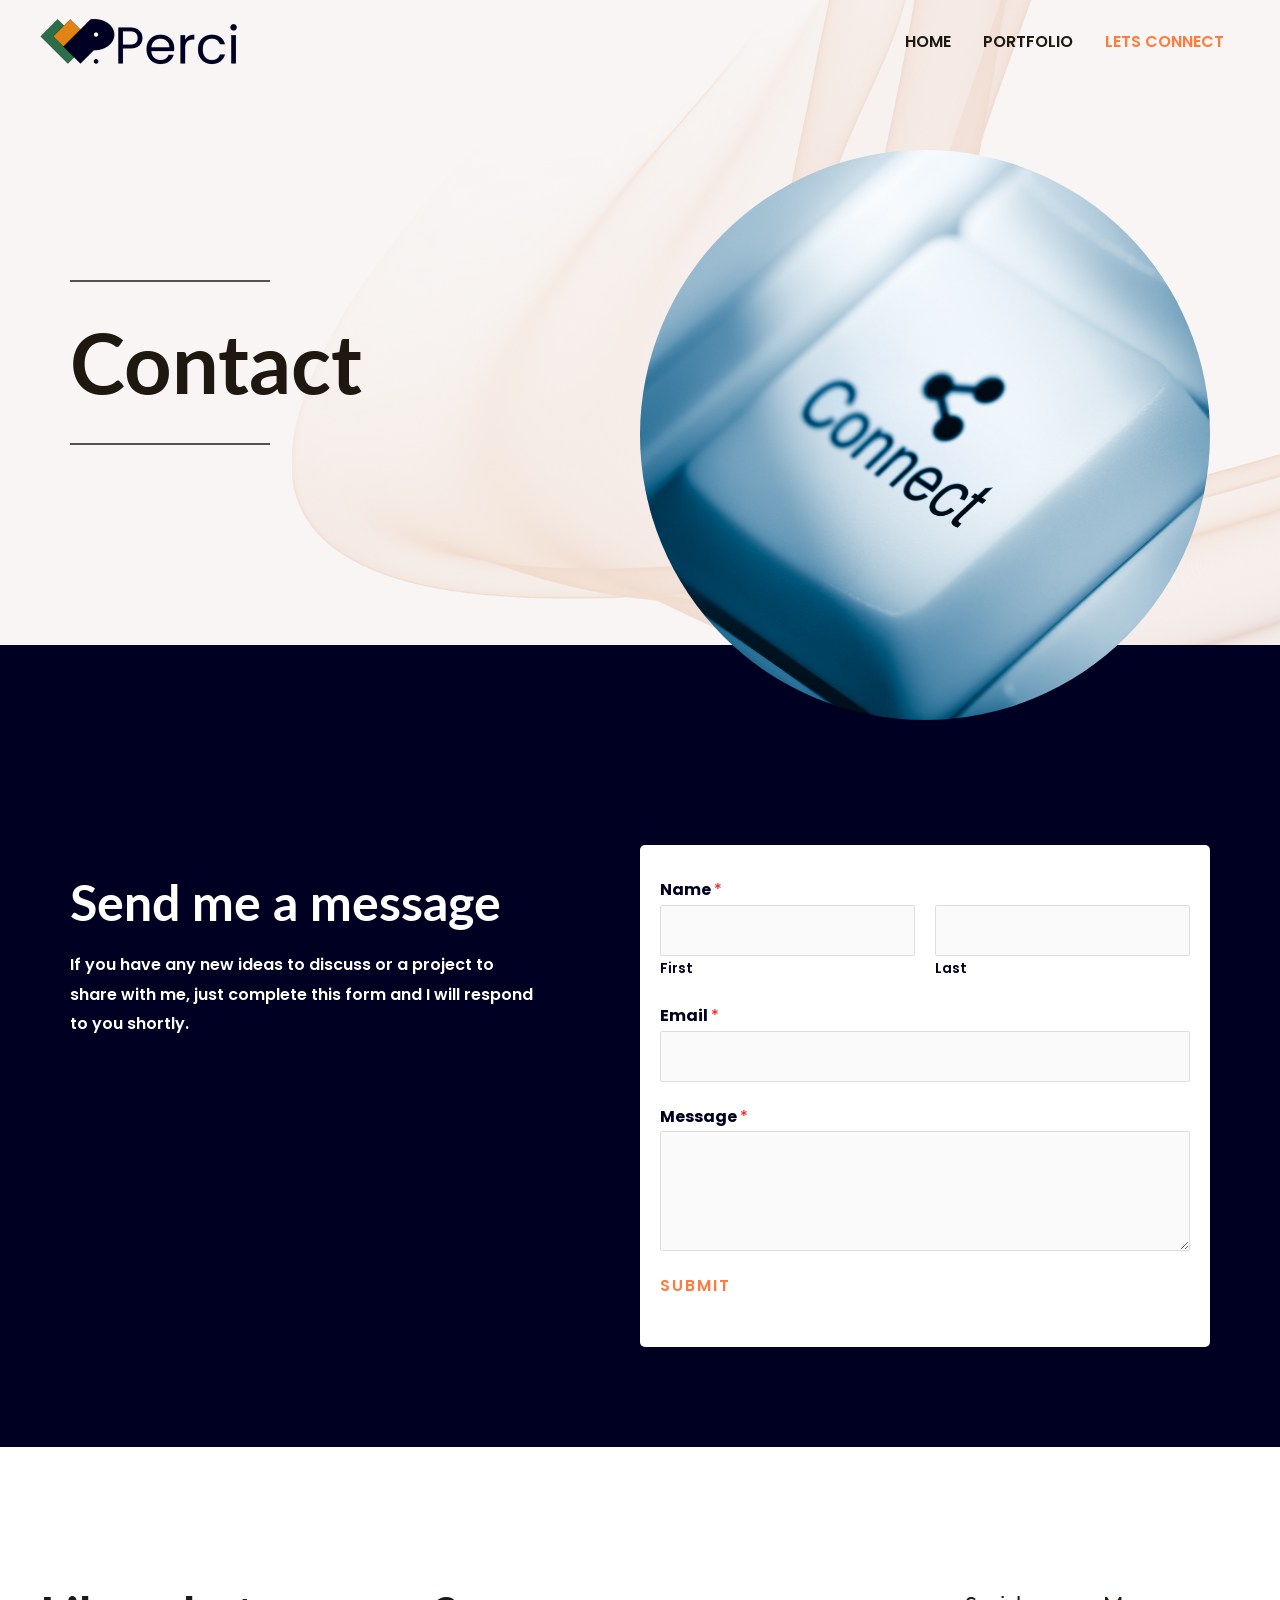
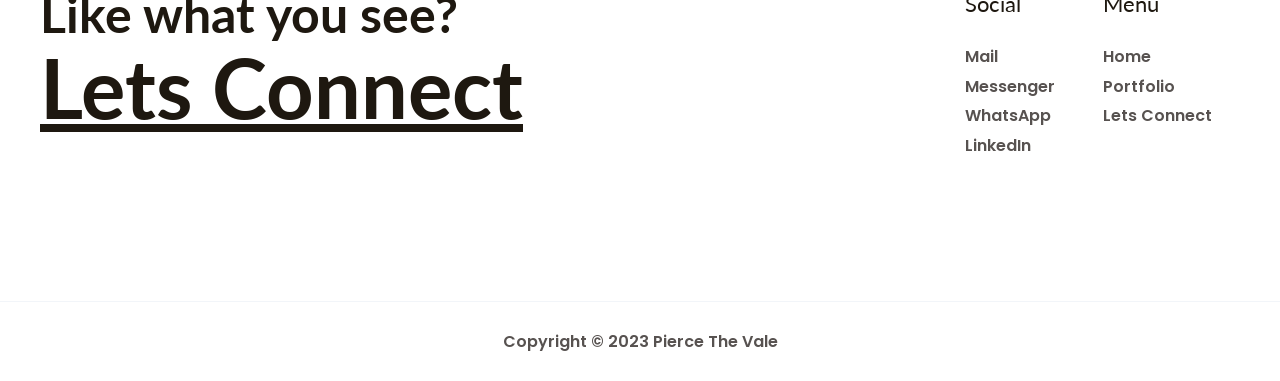
<file: contact/index.html>
<!DOCTYPE html>
<html lang="en-US">
<head>
<meta charset="UTF-8">
<meta name="viewport" content="width=device-width, initial-scale=1">


<meta name="robots" content="index, follow, max-image-preview:large, max-snippet:-1, max-video-preview:-1">

	
	<title>Contact - Pierce The Vale</title>
	
	<meta property="og:locale" content="en_US">
	<meta property="og:type" content="article">
	<meta property="og:title" content="Contact - Pierce The Vale">
	<meta property="og:description" content="Contact Send me a message If you have any new ideas to discuss or a project to share with me, just complete this form and I will respond to you shortly.">
	<meta property="og:url" content="https://perch248.github.io/piercethevale/contact/">
	<meta property="og:site_name" content="Pierce The Vale">
	<meta property="article:modified_time" content="2023-03-27T10:34:00+00:00">
	<meta property="og:image" content="https://perch248.github.io/piercethevale/wp-content/uploads/2023/03/connect.png">
	<meta name="twitter:card" content="summary_large_image">
	<meta name="twitter:label1" content="Est. reading time">
	<meta name="twitter:data1" content="1 minute">
	<script type="application/ld+json" class="yoast-schema-graph">{"@context":"https://schema.org","@graph":[{"@type":"WebPage","@id":"https://perch248.github.io/piercethevale/contact/","url":"https://perch248.github.io/piercethevale/contact/","name":"Contact - Pierce The Vale","isPartOf":{"@id":"https://perch248.github.io/piercethevale/#website"},"primaryImageOfPage":{"@id":"https://perch248.github.io/piercethevale/contact/#primaryimage"},"image":{"@id":"https://perch248.github.io/piercethevale/contact/#primaryimage"},"thumbnailUrl":"https://perch248.github.io/piercethevale/wp-content/uploads/2023/03/connect.png","datePublished":"2021-05-19T07:42:09+00:00","dateModified":"2023-03-27T10:34:00+00:00","breadcrumb":{"@id":"https://perch248.github.io/piercethevale/contact/#breadcrumb"},"inLanguage":"en-US","potentialAction":[{"@type":"ReadAction","target":["https://perch248.github.io/piercethevale/contact/"]}]},{"@type":"ImageObject","inLanguage":"en-US","@id":"https://perch248.github.io/piercethevale/contact/#primaryimage","url":"https://perch248.github.io/piercethevale/wp-content/uploads/2023/03/connect.png","contentUrl":"https://perch248.github.io/piercethevale/wp-content/uploads/2023/03/connect.png","width":1080,"height":1080},{"@type":"BreadcrumbList","@id":"https://perch248.github.io/piercethevale/contact/#breadcrumb","itemListElement":[{"@type":"ListItem","position":1,"name":"Home","item":"https://perch248.github.io/piercethevale/"},{"@type":"ListItem","position":2,"name":"Contact"}]},{"@type":"WebSite","@id":"https://perch248.github.io/piercethevale/#website","url":"https://perch248.github.io/piercethevale/","name":"Pierce The Vale","description":"Portfolio Website","publisher":{"@id":"https://perch248.github.io/piercethevale/#organization"},"potentialAction":[{"@type":"SearchAction","target":{"@type":"EntryPoint","urlTemplate":"https://perch248.github.io/piercethevale/?s={search_term_string}"},"query-input":"required name=search_term_string"}],"inLanguage":"en-US"},{"@type":"Organization","@id":"https://perch248.github.io/piercethevale/#organization","name":"Pierce The Vale","url":"https://perch248.github.io/piercethevale/","logo":{"@type":"ImageObject","inLanguage":"en-US","@id":"https://perch248.github.io/piercethevale/#/schema/logo/image/","url":"https://perch248.github.io/piercethevale/wp-content/uploads/2023/03/cropped-logoName-piercethevale.png","contentUrl":"https://perch248.github.io/piercethevale/wp-content/uploads/2023/03/cropped-logoName-piercethevale.png","width":960,"height":250,"caption":"Pierce The Vale"},"image":{"@id":"https://perch248.github.io/piercethevale/#/schema/logo/image/"}}]}</script>
	


<link rel="dns-prefetch" href="//fonts.googleapis.com">


<link rel="stylesheet" id="astra-theme-css-css" href="https://perch248.github.io/piercethevale/wp-content/themes/astra/assets/css/minified/main.min.css" media="all">
<style id="astra-theme-css-inline-css">
.ast-no-sidebar .entry-content .alignfull {margin-left: calc( -50vw + 50%);margin-right: calc( -50vw + 50%);max-width: 100vw;width: 100vw;}.ast-no-sidebar .entry-content .alignwide {margin-left: calc(-41vw + 50%);margin-right: calc(-41vw + 50%);max-width: unset;width: unset;}.ast-no-sidebar .entry-content .alignfull .alignfull,.ast-no-sidebar .entry-content .alignfull .alignwide,.ast-no-sidebar .entry-content .alignwide .alignfull,.ast-no-sidebar .entry-content .alignwide .alignwide,.ast-no-sidebar .entry-content .wp-block-column .alignfull,.ast-no-sidebar .entry-content .wp-block-column .alignwide{width: 100%;margin-left: auto;margin-right: auto;}.wp-block-gallery,.blocks-gallery-grid {margin: 0;}.wp-block-separator {max-width: 100px;}.wp-block-separator.is-style-wide,.wp-block-separator.is-style-dots {max-width: none;}.entry-content .has-2-columns .wp-block-column:first-child {padding-right: 10px;}.entry-content .has-2-columns .wp-block-column:last-child {padding-left: 10px;}@media (max-width: 782px) {.entry-content .wp-block-columns .wp-block-column {flex-basis: 100%;}.entry-content .has-2-columns .wp-block-column:first-child {padding-right: 0;}.entry-content .has-2-columns .wp-block-column:last-child {padding-left: 0;}}body .entry-content .wp-block-latest-posts {margin-left: 0;}body .entry-content .wp-block-latest-posts li {list-style: none;}.ast-no-sidebar .ast-container .entry-content .wp-block-latest-posts {margin-left: 0;}.ast-header-break-point .entry-content .alignwide {margin-left: auto;margin-right: auto;}.entry-content .blocks-gallery-item img {margin-bottom: auto;}.wp-block-pullquote {border-top: 4px solid #555d66;border-bottom: 4px solid #555d66;color: #40464d;}:root{--ast-container-default-xlg-padding:6.67em;--ast-container-default-lg-padding:5.67em;--ast-container-default-slg-padding:4.34em;--ast-container-default-md-padding:3.34em;--ast-container-default-sm-padding:6.67em;--ast-container-default-xs-padding:2.4em;--ast-container-default-xxs-padding:1.4em;--ast-code-block-background:#EEEEEE;--ast-comment-inputs-background:#FAFAFA;}html{font-size:100%;}a,.page-title{color:var(--ast-global-color-2);}a:hover,a:focus{color:var(--ast-global-color-1);}body,button,input,select,textarea,.ast-button,.ast-custom-button{font-family:'Lora',serif;font-weight:400;font-size:16px;font-size:1rem;}blockquote{color:var(--ast-global-color-3);}h1,.entry-content h1,h2,.entry-content h2,h3,.entry-content h3,h4,.entry-content h4,h5,.entry-content h5,h6,.entry-content h6,.site-title,.site-title a{font-family:'Lato',sans-serif;font-weight:700;}.site-title{font-size:35px;font-size:2.1875rem;display:none;}header .custom-logo-link img{max-width:200px;}.astra-logo-svg{width:200px;}.site-header .site-description{font-size:15px;font-size:0.9375rem;display:none;}.entry-title{font-size:30px;font-size:1.875rem;}h1,.entry-content h1{font-size:83px;font-size:5.1875rem;font-weight:700;font-family:'Lato',sans-serif;line-height:1.1em;}h2,.entry-content h2{font-size:50px;font-size:3.125rem;font-weight:700;font-family:'Lato',sans-serif;line-height:1.1em;}h3,.entry-content h3{font-size:35px;font-size:2.1875rem;font-weight:700;font-family:'Lato',sans-serif;line-height:1.2em;}h4,.entry-content h4{font-size:22px;font-size:1.375rem;font-family:'Lato',sans-serif;}h5,.entry-content h5{font-size:20px;font-size:1.25rem;font-family:'Lato',sans-serif;}h6,.entry-content h6{font-size:17px;font-size:1.0625rem;font-family:'Lato',sans-serif;}::selection{background-color:var(--ast-global-color-0);color:#000000;}body,h1,.entry-title a,.entry-content h1,h2,.entry-content h2,h3,.entry-content h3,h4,.entry-content h4,h5,.entry-content h5,h6,.entry-content h6{color:var(--ast-global-color-3);}.tagcloud a:hover,.tagcloud a:focus,.tagcloud a.current-item{color:#ffffff;border-color:var(--ast-global-color-2);background-color:var(--ast-global-color-2);}input:focus,input[type="text"]:focus,input[type="email"]:focus,input[type="url"]:focus,input[type="password"]:focus,input[type="reset"]:focus,input[type="search"]:focus,textarea:focus{border-color:var(--ast-global-color-2);}input[type="radio"]:checked,input[type=reset],input[type="checkbox"]:checked,input[type="checkbox"]:hover:checked,input[type="checkbox"]:focus:checked,input[type=range]::-webkit-slider-thumb{border-color:var(--ast-global-color-2);background-color:var(--ast-global-color-2);box-shadow:none;}.site-footer a:hover + .post-count,.site-footer a:focus + .post-count{background:var(--ast-global-color-2);border-color:var(--ast-global-color-2);}.single .nav-links .nav-previous,.single .nav-links .nav-next{color:var(--ast-global-color-2);}.entry-meta,.entry-meta *{line-height:1.45;color:var(--ast-global-color-2);}.entry-meta a:hover,.entry-meta a:hover *,.entry-meta a:focus,.entry-meta a:focus *,.page-links > .page-link,.page-links .page-link:hover,.post-navigation a:hover{color:var(--ast-global-color-1);}#cat option,.secondary .calendar_wrap thead a,.secondary .calendar_wrap thead a:visited{color:var(--ast-global-color-2);}.secondary .calendar_wrap #today,.ast-progress-val span{background:var(--ast-global-color-2);}.secondary a:hover + .post-count,.secondary a:focus + .post-count{background:var(--ast-global-color-2);border-color:var(--ast-global-color-2);}.calendar_wrap #today > a{color:#ffffff;}.page-links .page-link,.single .post-navigation a{color:var(--ast-global-color-2);}.widget-title{font-size:22px;font-size:1.375rem;color:var(--ast-global-color-3);}a:focus-visible,.ast-menu-toggle:focus-visible,.site .skip-link:focus-visible,.wp-block-loginout input:focus-visible,.wp-block-search.wp-block-search__button-inside .wp-block-search__inside-wrapper,.ast-header-navigation-arrow:focus-visible{outline-style:dotted;outline-color:inherit;outline-width:thin;border-color:transparent;}input:focus,input[type="text"]:focus,input[type="email"]:focus,input[type="url"]:focus,input[type="password"]:focus,input[type="reset"]:focus,input[type="search"]:focus,textarea:focus,.wp-block-search__input:focus,[data-section="section-header-mobile-trigger"] .ast-button-wrap .ast-mobile-menu-trigger-minimal:focus,.ast-mobile-popup-drawer.active .menu-toggle-close:focus,.woocommerce-ordering select.orderby:focus,#ast-scroll-top:focus,.woocommerce a.add_to_cart_button:focus,.woocommerce .button.single_add_to_cart_button:focus{border-style:dotted;border-color:inherit;border-width:thin;outline-color:transparent;}.site-logo-img img{ transition:all 0.2s linear;}.ast-page-builder-template .hentry {margin: 0;}.ast-page-builder-template .site-content > .ast-container {max-width: 100%;padding: 0;}.ast-page-builder-template .site-content #primary {padding: 0;margin: 0;}.ast-page-builder-template .no-results {text-align: center;margin: 4em auto;}.ast-page-builder-template .ast-pagination {padding: 2em;}.ast-page-builder-template .entry-header.ast-no-title.ast-no-thumbnail {margin-top: 0;}.ast-page-builder-template .entry-header.ast-header-without-markup {margin-top: 0;margin-bottom: 0;}.ast-page-builder-template .entry-header.ast-no-title.ast-no-meta {margin-bottom: 0;}.ast-page-builder-template.single .post-navigation {padding-bottom: 2em;}.ast-page-builder-template.single-post .site-content > .ast-container {max-width: 100%;}.ast-page-builder-template .entry-header {margin-top: 4em;margin-left: auto;margin-right: auto;padding-left: 20px;padding-right: 20px;}.single.ast-page-builder-template .entry-header {padding-left: 20px;padding-right: 20px;}.ast-page-builder-template .ast-archive-description {margin: 4em auto 0;padding-left: 20px;padding-right: 20px;}.ast-page-builder-template.ast-no-sidebar .entry-content .alignwide {margin-left: 0;margin-right: 0;}@media (max-width:921px){#ast-desktop-header{display:none;}}@media (min-width:921px){#ast-mobile-header{display:none;}}.wp-block-buttons.aligncenter{justify-content:center;}@media (max-width:921px){.ast-theme-transparent-header #primary,.ast-theme-transparent-header #secondary{padding:0;}}@media (max-width:921px){.ast-plain-container.ast-no-sidebar #primary{padding:0;}}.ast-plain-container.ast-no-sidebar #primary{margin-top:0;margin-bottom:0;}@media (min-width:1200px){.wp-block-group .has-background{padding:20px;}}@media (min-width:1200px){.ast-no-sidebar.ast-separate-container .entry-content .wp-block-group.alignwide,.ast-no-sidebar.ast-separate-container .entry-content .wp-block-cover.alignwide{margin-left:-20px;margin-right:-20px;padding-left:20px;padding-right:20px;}.ast-no-sidebar.ast-separate-container .entry-content .wp-block-cover.alignfull,.ast-no-sidebar.ast-separate-container .entry-content .wp-block-group.alignfull{margin-left:-6.67em;margin-right:-6.67em;padding-left:6.67em;padding-right:6.67em;}}@media (min-width:1200px){.wp-block-cover-image.alignwide .wp-block-cover__inner-container,.wp-block-cover.alignwide .wp-block-cover__inner-container,.wp-block-cover-image.alignfull .wp-block-cover__inner-container,.wp-block-cover.alignfull .wp-block-cover__inner-container{width:100%;}}.wp-block-columns{margin-bottom:unset;}.wp-block-image.size-full{margin:2rem 0;}.wp-block-separator.has-background{padding:0;}.wp-block-gallery{margin-bottom:1.6em;}.wp-block-group{padding-top:4em;padding-bottom:4em;}.wp-block-group__inner-container .wp-block-columns:last-child,.wp-block-group__inner-container :last-child,.wp-block-table table{margin-bottom:0;}.blocks-gallery-grid{width:100%;}.wp-block-navigation-link__content{padding:5px 0;}.wp-block-group .wp-block-group .has-text-align-center,.wp-block-group .wp-block-column .has-text-align-center{max-width:100%;}.has-text-align-center{margin:0 auto;}@media (min-width:1200px){.wp-block-cover__inner-container,.alignwide .wp-block-group__inner-container,.alignfull .wp-block-group__inner-container{max-width:1200px;margin:0 auto;}.wp-block-group.alignnone,.wp-block-group.aligncenter,.wp-block-group.alignleft,.wp-block-group.alignright,.wp-block-group.alignwide,.wp-block-columns.alignwide{margin:2rem 0 1rem 0;}}@media (max-width:1200px){.wp-block-group{padding:3em;}.wp-block-group .wp-block-group{padding:1.5em;}.wp-block-columns,.wp-block-column{margin:1rem 0;}}@media (min-width:921px){.wp-block-columns .wp-block-group{padding:2em;}}@media (max-width:544px){.wp-block-cover-image .wp-block-cover__inner-container,.wp-block-cover .wp-block-cover__inner-container{width:unset;}.wp-block-cover,.wp-block-cover-image{padding:2em 0;}.wp-block-group,.wp-block-cover{padding:2em;}.wp-block-media-text__media img,.wp-block-media-text__media video{width:unset;max-width:100%;}.wp-block-media-text.has-background .wp-block-media-text__content{padding:1em;}}.wp-block-image.aligncenter{margin-left:auto;margin-right:auto;}.wp-block-table.aligncenter{margin-left:auto;margin-right:auto;}@media (min-width:544px){.entry-content .wp-block-media-text.has-media-on-the-right .wp-block-media-text__content{padding:0 8% 0 0;}.entry-content .wp-block-media-text .wp-block-media-text__content{padding:0 0 0 8%;}.ast-plain-container .site-content .entry-content .has-custom-content-position.is-position-bottom-left > *,.ast-plain-container .site-content .entry-content .has-custom-content-position.is-position-bottom-right > *,.ast-plain-container .site-content .entry-content .has-custom-content-position.is-position-top-left > *,.ast-plain-container .site-content .entry-content .has-custom-content-position.is-position-top-right > *,.ast-plain-container .site-content .entry-content .has-custom-content-position.is-position-center-right > *,.ast-plain-container .site-content .entry-content .has-custom-content-position.is-position-center-left > *{margin:0;}}@media (max-width:544px){.entry-content .wp-block-media-text .wp-block-media-text__content{padding:8% 0;}.wp-block-media-text .wp-block-media-text__media img{width:auto;max-width:100%;}}.wp-block-button.is-style-outline .wp-block-button__link{border-color:rgba(0,0,0,0);border-top-width:2px;border-right-width:2px;border-bottom-width:2px;border-left-width:2px;}div.wp-block-button.is-style-outline > .wp-block-button__link:not(.has-text-color),div.wp-block-button.wp-block-button__link.is-style-outline:not(.has-text-color){color:rgba(0,0,0,0);}.wp-block-button.is-style-outline .wp-block-button__link:hover,div.wp-block-button.is-style-outline .wp-block-button__link:focus,div.wp-block-button.is-style-outline > .wp-block-button__link:not(.has-text-color):hover,div.wp-block-button.wp-block-button__link.is-style-outline:not(.has-text-color):hover{color:var(--ast-global-color-2);background-color:rgba(0,0,0,0);border-color:rgba(0,0,0,0);}.post-page-numbers.current .page-link,.ast-pagination .page-numbers.current{color:#000000;border-color:var(--ast-global-color-0);background-color:var(--ast-global-color-0);border-radius:2px;}@media (max-width:921px){.wp-block-button.is-style-outline .wp-block-button__link{padding-top:calc(15px - 2px);padding-right:calc(30px - 2px);padding-bottom:calc(15px - 2px);padding-left:calc(30px - 2px);}}@media (max-width:544px){.wp-block-button.is-style-outline .wp-block-button__link{padding-top:calc(15px - 2px);padding-right:calc(30px - 2px);padding-bottom:calc(15px - 2px);padding-left:calc(30px - 2px);}}@media (min-width:544px){.entry-content > .alignleft{margin-right:20px;}.entry-content > .alignright{margin-left:20px;}.wp-block-group.has-background{padding:20px;}}@media (max-width:921px){.ast-separate-container #primary,.ast-separate-container #secondary{padding:1.5em 0;}#primary,#secondary{padding:1.5em 0;margin:0;}.ast-left-sidebar #content > .ast-container{display:flex;flex-direction:column-reverse;width:100%;}.ast-separate-container .ast-article-post,.ast-separate-container .ast-article-single{padding:1.5em 2.14em;}.ast-author-box img.avatar{margin:20px 0 0 0;}}@media (min-width:922px){.ast-separate-container.ast-right-sidebar #primary,.ast-separate-container.ast-left-sidebar #primary{border:0;}.search-no-results.ast-separate-container #primary{margin-bottom:4em;}}.elementor-button-wrapper .elementor-button{border-style:solid;text-decoration:none;border-top-width:0;border-right-width:0;border-left-width:0;border-bottom-width:0;}body .elementor-button.elementor-size-sm,body .elementor-button.elementor-size-xs,body .elementor-button.elementor-size-md,body .elementor-button.elementor-size-lg,body .elementor-button.elementor-size-xl,body .elementor-button{border-top-left-radius:2px;border-top-right-radius:2px;border-bottom-right-radius:2px;border-bottom-left-radius:2px;padding-top:0px;padding-right:0px;padding-bottom:0px;padding-left:0px;}.elementor-button-wrapper .elementor-button{border-color:rgba(0,0,0,0);background-color:rgba(0,0,0,0);}.elementor-button-wrapper .elementor-button:hover,.elementor-button-wrapper .elementor-button:focus{color:var(--ast-global-color-2);background-color:rgba(0,0,0,0);border-color:rgba(0,0,0,0);}.wp-block-button .wp-block-button__link ,.elementor-button-wrapper .elementor-button,.elementor-button-wrapper .elementor-button:visited{color:var(--ast-global-color-0);}.elementor-button-wrapper .elementor-button{font-size:16px;font-size:1rem;line-height:1em;text-transform:uppercase;letter-spacing:2px;}body .elementor-button.elementor-size-sm,body .elementor-button.elementor-size-xs,body .elementor-button.elementor-size-md,body .elementor-button.elementor-size-lg,body .elementor-button.elementor-size-xl,body .elementor-button{font-size:16px;font-size:1rem;}.wp-block-button .wp-block-button__link:hover,.wp-block-button .wp-block-button__link:focus{color:var(--ast-global-color-2);background-color:rgba(0,0,0,0);border-color:rgba(0,0,0,0);}.elementor-widget-heading h1.elementor-heading-title{line-height:1.1em;}.elementor-widget-heading h2.elementor-heading-title{line-height:1.1em;}.elementor-widget-heading h3.elementor-heading-title{line-height:1.2em;}.wp-block-button .wp-block-button__link{border:none;background-color:rgba(0,0,0,0);color:var(--ast-global-color-0);font-family:inherit;font-weight:inherit;line-height:1em;text-transform:uppercase;letter-spacing:2px;font-size:16px;font-size:1rem;padding:15px 30px;border-top-left-radius:2px;border-top-right-radius:2px;border-bottom-right-radius:2px;border-bottom-left-radius:2px;}.wp-block-button.is-style-outline .wp-block-button__link{border-style:solid;border-top-width:2px;border-right-width:2px;border-left-width:2px;border-bottom-width:2px;border-color:rgba(0,0,0,0);padding-top:calc(15px - 2px);padding-right:calc(30px - 2px);padding-bottom:calc(15px - 2px);padding-left:calc(30px - 2px);}@media (max-width:921px){.wp-block-button .wp-block-button__link{border:none;padding:15px 30px;}.wp-block-button.is-style-outline .wp-block-button__link{padding-top:calc(15px - 2px);padding-right:calc(30px - 2px);padding-bottom:calc(15px - 2px);padding-left:calc(30px - 2px);}}@media (max-width:544px){.wp-block-button .wp-block-button__link{border:none;padding:15px 30px;}.wp-block-button.is-style-outline .wp-block-button__link{padding-top:calc(15px - 2px);padding-right:calc(30px - 2px);padding-bottom:calc(15px - 2px);padding-left:calc(30px - 2px);}}.menu-toggle,button,.ast-button,.ast-custom-button,.button,input#submit,input[type="button"],input[type="submit"],input[type="reset"]{border-style:solid;border-top-width:0;border-right-width:0;border-left-width:0;border-bottom-width:0;color:var(--ast-global-color-0);border-color:rgba(0,0,0,0);background-color:rgba(0,0,0,0);padding-top:0px;padding-right:0px;padding-bottom:0px;padding-left:0px;font-family:inherit;font-weight:inherit;font-size:16px;font-size:1rem;line-height:1em;text-transform:uppercase;letter-spacing:2px;border-top-left-radius:2px;border-top-right-radius:2px;border-bottom-right-radius:2px;border-bottom-left-radius:2px;}button:focus,.menu-toggle:hover,button:hover,.ast-button:hover,.ast-custom-button:hover .button:hover,.ast-custom-button:hover ,input[type=reset]:hover,input[type=reset]:focus,input#submit:hover,input#submit:focus,input[type="button"]:hover,input[type="button"]:focus,input[type="submit"]:hover,input[type="submit"]:focus{color:var(--ast-global-color-2);background-color:rgba(0,0,0,0);border-color:rgba(0,0,0,0);}@media (max-width:921px){.ast-mobile-header-stack .main-header-bar .ast-search-menu-icon{display:inline-block;}.ast-header-break-point.ast-header-custom-item-outside .ast-mobile-header-stack .main-header-bar .ast-search-icon{margin:0;}.ast-comment-avatar-wrap img{max-width:2.5em;}.ast-separate-container .ast-comment-list li.depth-1{padding:1.5em 2.14em;}.ast-separate-container .comment-respond{padding:2em 2.14em;}.ast-comment-meta{padding:0 1.8888em 1.3333em;}}@media (min-width:544px){.ast-container{max-width:100%;}}@media (max-width:544px){.ast-separate-container .ast-article-post,.ast-separate-container .ast-article-single,.ast-separate-container .comments-title,.ast-separate-container .ast-archive-description{padding:1.5em 1em;}.ast-separate-container #content .ast-container{padding-left:0.54em;padding-right:0.54em;}.ast-separate-container .ast-comment-list li.depth-1{padding:1.5em 1em;margin-bottom:1.5em;}.ast-separate-container .ast-comment-list .bypostauthor{padding:.5em;}.ast-search-menu-icon.ast-dropdown-active .search-field{width:170px;}}body,.ast-separate-container{background-color:var(--ast-global-color-4);;background-image:none;;}.ast-no-sidebar.ast-separate-container .entry-content .alignfull {margin-left: -6.67em;margin-right: -6.67em;width: auto;}@media (max-width: 1200px) {.ast-no-sidebar.ast-separate-container .entry-content .alignfull {margin-left: -2.4em;margin-right: -2.4em;}}@media (max-width: 768px) {.ast-no-sidebar.ast-separate-container .entry-content .alignfull {margin-left: -2.14em;margin-right: -2.14em;}}@media (max-width: 544px) {.ast-no-sidebar.ast-separate-container .entry-content .alignfull {margin-left: -1em;margin-right: -1em;}}.ast-no-sidebar.ast-separate-container .entry-content .alignwide {margin-left: -20px;margin-right: -20px;}.ast-no-sidebar.ast-separate-container .entry-content .wp-block-column .alignfull,.ast-no-sidebar.ast-separate-container .entry-content .wp-block-column .alignwide {margin-left: auto;margin-right: auto;width: 100%;}@media (max-width:921px){.site-title{display:none;}.site-header .site-description{display:none;}.entry-title{font-size:30px;}h1,.entry-content h1{font-size:60px;}h2,.entry-content h2{font-size:43px;}h3,.entry-content h3{font-size:30px;}}@media (max-width:544px){.site-title{display:none;}.site-header .site-description{display:none;}.entry-title{font-size:30px;}h1,.entry-content h1{font-size:45px;}h2,.entry-content h2{font-size:35px;}h3,.entry-content h3{font-size:20px;}header .custom-logo-link img,.ast-header-break-point .site-branding img,.ast-header-break-point .custom-logo-link img{max-width:100px;}.astra-logo-svg{width:100px;}.ast-header-break-point .site-logo-img .custom-mobile-logo-link img{max-width:100px;}}@media (max-width:921px){html{font-size:91.2%;}}@media (max-width:544px){html{font-size:91.2%;}}@media (min-width:922px){.ast-container{max-width:1240px;}}@media (min-width:922px){.site-content .ast-container{display:flex;}}@media (max-width:921px){.site-content .ast-container{flex-direction:column;}}@media (min-width:922px){.main-header-menu .sub-menu .menu-item.ast-left-align-sub-menu:hover > .sub-menu,.main-header-menu .sub-menu .menu-item.ast-left-align-sub-menu.focus > .sub-menu{margin-left:-0px;}}.ast-theme-transparent-header [data-section="section-header-mobile-trigger"] .ast-button-wrap .mobile-menu-toggle-icon .ast-mobile-svg{fill:var(--ast-global-color-2);}.ast-theme-transparent-header [data-section="section-header-mobile-trigger"] .ast-button-wrap .mobile-menu-wrap .mobile-menu{color:var(--ast-global-color-2);}.ast-theme-transparent-header [data-section="section-header-mobile-trigger"] .ast-button-wrap .ast-mobile-menu-trigger-minimal{background:transparent;}blockquote {padding: 1.2em;}:root .has-ast-global-color-0-color{color:var(--ast-global-color-0);}:root .has-ast-global-color-0-background-color{background-color:var(--ast-global-color-0);}:root .wp-block-button .has-ast-global-color-0-color{color:var(--ast-global-color-0);}:root .wp-block-button .has-ast-global-color-0-background-color{background-color:var(--ast-global-color-0);}:root .has-ast-global-color-1-color{color:var(--ast-global-color-1);}:root .has-ast-global-color-1-background-color{background-color:var(--ast-global-color-1);}:root .wp-block-button .has-ast-global-color-1-color{color:var(--ast-global-color-1);}:root .wp-block-button .has-ast-global-color-1-background-color{background-color:var(--ast-global-color-1);}:root .has-ast-global-color-2-color{color:var(--ast-global-color-2);}:root .has-ast-global-color-2-background-color{background-color:var(--ast-global-color-2);}:root .wp-block-button .has-ast-global-color-2-color{color:var(--ast-global-color-2);}:root .wp-block-button .has-ast-global-color-2-background-color{background-color:var(--ast-global-color-2);}:root .has-ast-global-color-3-color{color:var(--ast-global-color-3);}:root .has-ast-global-color-3-background-color{background-color:var(--ast-global-color-3);}:root .wp-block-button .has-ast-global-color-3-color{color:var(--ast-global-color-3);}:root .wp-block-button .has-ast-global-color-3-background-color{background-color:var(--ast-global-color-3);}:root .has-ast-global-color-4-color{color:var(--ast-global-color-4);}:root .has-ast-global-color-4-background-color{background-color:var(--ast-global-color-4);}:root .wp-block-button .has-ast-global-color-4-color{color:var(--ast-global-color-4);}:root .wp-block-button .has-ast-global-color-4-background-color{background-color:var(--ast-global-color-4);}:root .has-ast-global-color-5-color{color:var(--ast-global-color-5);}:root .has-ast-global-color-5-background-color{background-color:var(--ast-global-color-5);}:root .wp-block-button .has-ast-global-color-5-color{color:var(--ast-global-color-5);}:root .wp-block-button .has-ast-global-color-5-background-color{background-color:var(--ast-global-color-5);}:root .has-ast-global-color-6-color{color:var(--ast-global-color-6);}:root .has-ast-global-color-6-background-color{background-color:var(--ast-global-color-6);}:root .wp-block-button .has-ast-global-color-6-color{color:var(--ast-global-color-6);}:root .wp-block-button .has-ast-global-color-6-background-color{background-color:var(--ast-global-color-6);}:root .has-ast-global-color-7-color{color:var(--ast-global-color-7);}:root .has-ast-global-color-7-background-color{background-color:var(--ast-global-color-7);}:root .wp-block-button .has-ast-global-color-7-color{color:var(--ast-global-color-7);}:root .wp-block-button .has-ast-global-color-7-background-color{background-color:var(--ast-global-color-7);}:root .has-ast-global-color-8-color{color:var(--ast-global-color-8);}:root .has-ast-global-color-8-background-color{background-color:var(--ast-global-color-8);}:root .wp-block-button .has-ast-global-color-8-color{color:var(--ast-global-color-8);}:root .wp-block-button .has-ast-global-color-8-background-color{background-color:var(--ast-global-color-8);}:root{--ast-global-color-0:#FF7A3D;--ast-global-color-1:#FF5100;--ast-global-color-2:#1E1810;--ast-global-color-3:#575250;--ast-global-color-4:#F8F5F4;--ast-global-color-5:#FFFFFF;--ast-global-color-6:#000000;--ast-global-color-7:#4B4F58;--ast-global-color-8:#F6F7F8;}:root {--ast-border-color : #dddddd;}.ast-single-entry-banner {-js-display: flex;display: flex;flex-direction: column;justify-content: center;text-align: center;position: relative;background: #eeeeee;}.ast-single-entry-banner[data-banner-layout="layout-1"] {max-width: 1200px;background: inherit;padding: 20px 0;}.ast-single-entry-banner[data-banner-width-type="custom"] {margin: 0 auto;width: 100%;}.ast-single-entry-banner + .site-content .entry-header {margin-bottom: 0;}header.entry-header .entry-title{font-size:30px;font-size:1.875rem;}header.entry-header > *:not(:last-child){margin-bottom:10px;}.ast-archive-entry-banner {-js-display: flex;display: flex;flex-direction: column;justify-content: center;text-align: center;position: relative;background: #eeeeee;}.ast-archive-entry-banner[data-banner-width-type="custom"] {margin: 0 auto;width: 100%;}.ast-archive-entry-banner[data-banner-layout="layout-1"] {background: inherit;padding: 20px 0;text-align: left;}body.archive .ast-archive-description{max-width:1200px;width:100%;text-align:left;padding-top:3em;padding-right:3em;padding-bottom:3em;padding-left:3em;}body.archive .ast-archive-description .ast-archive-title,body.archive .ast-archive-description .ast-archive-title *{font-size:40px;font-size:2.5rem;}body.archive .ast-archive-description > *:not(:last-child){margin-bottom:10px;}@media (max-width:921px){body.archive .ast-archive-description{text-align:left;}}@media (max-width:544px){body.archive .ast-archive-description{text-align:left;}}.ast-theme-transparent-header #masthead .site-logo-img .transparent-custom-logo .astra-logo-svg{width:150px;}.ast-theme-transparent-header #masthead .site-logo-img .transparent-custom-logo img{ max-width:150px;}@media (max-width:921px){.ast-theme-transparent-header #masthead .site-logo-img .transparent-custom-logo .astra-logo-svg{width:120px;}.ast-theme-transparent-header #masthead .site-logo-img .transparent-custom-logo img{ max-width:120px;}}@media (max-width:543px){.ast-theme-transparent-header #masthead .site-logo-img .transparent-custom-logo .astra-logo-svg{width:100px;}.ast-theme-transparent-header #masthead .site-logo-img .transparent-custom-logo img{ max-width:100px;}}@media (min-width:921px){.ast-theme-transparent-header #masthead{position:absolute;left:0;right:0;}.ast-theme-transparent-header .main-header-bar,.ast-theme-transparent-header.ast-header-break-point .main-header-bar{background:none;}body.elementor-editor-active.ast-theme-transparent-header #masthead,.fl-builder-edit .ast-theme-transparent-header #masthead,body.vc_editor.ast-theme-transparent-header #masthead,body.brz-ed.ast-theme-transparent-header #masthead{z-index:0;}.ast-header-break-point.ast-replace-site-logo-transparent.ast-theme-transparent-header .custom-mobile-logo-link{display:none;}.ast-header-break-point.ast-replace-site-logo-transparent.ast-theme-transparent-header .transparent-custom-logo{display:inline-block;}.ast-theme-transparent-header .ast-above-header,.ast-theme-transparent-header .ast-above-header.ast-above-header-bar{background-image:none;background-color:transparent;}.ast-theme-transparent-header .ast-below-header{background-image:none;background-color:transparent;}}.ast-theme-transparent-header .ast-builder-menu .main-header-menu,.ast-theme-transparent-header .ast-builder-menu .main-header-menu .menu-link,.ast-theme-transparent-header [CLASS*="ast-builder-menu-"] .main-header-menu .menu-item > .menu-link,.ast-theme-transparent-header .ast-masthead-custom-menu-items,.ast-theme-transparent-header .ast-masthead-custom-menu-items a,.ast-theme-transparent-header .ast-builder-menu .main-header-menu .menu-item > .ast-menu-toggle,.ast-theme-transparent-header .ast-builder-menu .main-header-menu .menu-item > .ast-menu-toggle,.ast-theme-transparent-header .ast-above-header-navigation a,.ast-header-break-point.ast-theme-transparent-header .ast-above-header-navigation a,.ast-header-break-point.ast-theme-transparent-header .ast-above-header-navigation > ul.ast-above-header-menu > .menu-item-has-children:not(.current-menu-item) > .ast-menu-toggle,.ast-theme-transparent-header .ast-below-header-menu,.ast-theme-transparent-header .ast-below-header-menu a,.ast-header-break-point.ast-theme-transparent-header .ast-below-header-menu a,.ast-header-break-point.ast-theme-transparent-header .ast-below-header-menu,.ast-theme-transparent-header .main-header-menu .menu-link{color:var(--ast-global-color-2);}.ast-theme-transparent-header .ast-builder-menu .main-header-menu .menu-item:hover > .menu-link,.ast-theme-transparent-header .ast-builder-menu .main-header-menu .menu-item:hover > .ast-menu-toggle,.ast-theme-transparent-header .ast-builder-menu .main-header-menu .ast-masthead-custom-menu-items a:hover,.ast-theme-transparent-header .ast-builder-menu .main-header-menu .focus > .menu-link,.ast-theme-transparent-header .ast-builder-menu .main-header-menu .focus > .ast-menu-toggle,.ast-theme-transparent-header .ast-builder-menu .main-header-menu .current-menu-item > .menu-link,.ast-theme-transparent-header .ast-builder-menu .main-header-menu .current-menu-ancestor > .menu-link,.ast-theme-transparent-header .ast-builder-menu .main-header-menu .current-menu-item > .ast-menu-toggle,.ast-theme-transparent-header .ast-builder-menu .main-header-menu .current-menu-ancestor > .ast-menu-toggle,.ast-theme-transparent-header [CLASS*="ast-builder-menu-"] .main-header-menu .current-menu-item > .menu-link,.ast-theme-transparent-header [CLASS*="ast-builder-menu-"] .main-header-menu .current-menu-ancestor > .menu-link,.ast-theme-transparent-header [CLASS*="ast-builder-menu-"] .main-header-menu .current-menu-item > .ast-menu-toggle,.ast-theme-transparent-header [CLASS*="ast-builder-menu-"] .main-header-menu .current-menu-ancestor > .ast-menu-toggle,.ast-theme-transparent-header .main-header-menu .menu-item:hover > .menu-link,.ast-theme-transparent-header .main-header-menu .current-menu-item > .menu-link,.ast-theme-transparent-header .main-header-menu .current-menu-ancestor > .menu-link{color:var(--ast-global-color-0);}@media (max-width:921px){.ast-theme-transparent-header #masthead{position:absolute;left:0;right:0;}.ast-theme-transparent-header .main-header-bar,.ast-theme-transparent-header.ast-header-break-point .main-header-bar{background:none;}body.elementor-editor-active.ast-theme-transparent-header #masthead,.fl-builder-edit .ast-theme-transparent-header #masthead,body.vc_editor.ast-theme-transparent-header #masthead,body.brz-ed.ast-theme-transparent-header #masthead{z-index:0;}.ast-header-break-point.ast-replace-site-logo-transparent.ast-theme-transparent-header .custom-mobile-logo-link{display:none;}.ast-header-break-point.ast-replace-site-logo-transparent.ast-theme-transparent-header .transparent-custom-logo{display:inline-block;}.ast-theme-transparent-header .ast-above-header,.ast-theme-transparent-header .ast-above-header.ast-above-header-bar{background-image:none;background-color:transparent;}.ast-theme-transparent-header .ast-below-header{background-image:none;background-color:transparent;}}.ast-theme-transparent-header #ast-desktop-header > [CLASS*="-header-wrap"]:nth-last-child(2) > [CLASS*="-header-bar"],.ast-theme-transparent-header.ast-header-break-point #ast-mobile-header > [CLASS*="-header-wrap"]:nth-last-child(2) > [CLASS*="-header-bar"]{border-bottom-style:none;}.ast-breadcrumbs .trail-browse,.ast-breadcrumbs .trail-items,.ast-breadcrumbs .trail-items li{display:inline-block;margin:0;padding:0;border:none;background:inherit;text-indent:0;}.ast-breadcrumbs .trail-browse{font-size:inherit;font-style:inherit;font-weight:inherit;color:inherit;}.ast-breadcrumbs .trail-items{list-style:none;}.trail-items li::after{padding:0 0.3em;content:"\00bb";}.trail-items li:last-of-type::after{display:none;}h1,.entry-content h1,h2,.entry-content h2,h3,.entry-content h3,h4,.entry-content h4,h5,.entry-content h5,h6,.entry-content h6{color:var(--ast-global-color-2);}@media (max-width:921px){.ast-builder-grid-row-container.ast-builder-grid-row-tablet-3-firstrow .ast-builder-grid-row > *:first-child,.ast-builder-grid-row-container.ast-builder-grid-row-tablet-3-lastrow .ast-builder-grid-row > *:last-child{grid-column:1 / -1;}}@media (max-width:544px){.ast-builder-grid-row-container.ast-builder-grid-row-mobile-3-firstrow .ast-builder-grid-row > *:first-child,.ast-builder-grid-row-container.ast-builder-grid-row-mobile-3-lastrow .ast-builder-grid-row > *:last-child{grid-column:1 / -1;}}.ast-builder-layout-element[data-section="title_tagline"]{display:flex;}@media (max-width:921px){.ast-header-break-point .ast-builder-layout-element[data-section="title_tagline"]{display:flex;}}@media (max-width:544px){.ast-header-break-point .ast-builder-layout-element[data-section="title_tagline"]{display:flex;}}.ast-builder-menu-1{font-family:inherit;font-weight:inherit;text-transform:uppercase;}.ast-builder-menu-1 .sub-menu,.ast-builder-menu-1 .inline-on-mobile .sub-menu{border-top-width:2px;border-bottom-width:0px;border-right-width:0px;border-left-width:0px;border-color:var(--ast-global-color-0);border-style:solid;}.ast-builder-menu-1 .main-header-menu > .menu-item > .sub-menu,.ast-builder-menu-1 .main-header-menu > .menu-item > .astra-full-megamenu-wrapper{margin-top:0px;}.ast-desktop .ast-builder-menu-1 .main-header-menu > .menu-item > .sub-menu:before,.ast-desktop .ast-builder-menu-1 .main-header-menu > .menu-item > .astra-full-megamenu-wrapper:before{height:calc( 0px + 5px );}.ast-desktop .ast-builder-menu-1 .menu-item .sub-menu .menu-link{border-style:none;}@media (max-width:921px){.ast-header-break-point .ast-builder-menu-1 .menu-item.menu-item-has-children > .ast-menu-toggle{top:0;}.ast-builder-menu-1 .menu-item-has-children > .menu-link:after{content:unset;}.ast-builder-menu-1 .main-header-menu > .menu-item > .sub-menu,.ast-builder-menu-1 .main-header-menu > .menu-item > .astra-full-megamenu-wrapper{margin-top:0;}}@media (max-width:544px){.ast-header-break-point .ast-builder-menu-1 .menu-item.menu-item-has-children > .ast-menu-toggle{top:0;}.ast-builder-menu-1 .main-header-menu > .menu-item > .sub-menu,.ast-builder-menu-1 .main-header-menu > .menu-item > .astra-full-megamenu-wrapper{margin-top:0;}}.ast-builder-menu-1{display:flex;}@media (max-width:921px){.ast-header-break-point .ast-builder-menu-1{display:flex;}}@media (max-width:544px){.ast-header-break-point .ast-builder-menu-1{display:flex;}}.ast-desktop .ast-menu-hover-style-underline > .menu-item > .menu-link:before,.ast-desktop .ast-menu-hover-style-overline > .menu-item > .menu-link:before {content: "";position: absolute;width: 100%;right: 50%;height: 1px;background-color: transparent;transform: scale(0,0) translate(-50%,0);transition: transform .3s ease-in-out,color .0s ease-in-out;}.ast-desktop .ast-menu-hover-style-underline > .menu-item:hover > .menu-link:before,.ast-desktop .ast-menu-hover-style-overline > .menu-item:hover > .menu-link:before {width: calc(100% - 1.2em);background-color: currentColor;transform: scale(1,1) translate(50%,0);}.ast-desktop .ast-menu-hover-style-underline > .menu-item > .menu-link:before {bottom: 0;}.ast-desktop .ast-menu-hover-style-overline > .menu-item > .menu-link:before {top: 0;}.ast-desktop .ast-menu-hover-style-zoom > .menu-item > .menu-link:hover {transition: all .3s ease;transform: scale(1.2);}.site-below-footer-wrap{padding-top:20px;padding-bottom:20px;}.site-below-footer-wrap[data-section="section-below-footer-builder"]{background-color:rgba(255,255,255,0);;background-image:none;;min-height:80px;border-style:solid;border-width:0px;border-top-width:1px;border-top-color:rgba(8,63,135,0.05);}.site-below-footer-wrap[data-section="section-below-footer-builder"] .ast-builder-grid-row{max-width:1200px;margin-left:auto;margin-right:auto;}.site-below-footer-wrap[data-section="section-below-footer-builder"] .ast-builder-grid-row,.site-below-footer-wrap[data-section="section-below-footer-builder"] .site-footer-section{align-items:flex-start;}.site-below-footer-wrap[data-section="section-below-footer-builder"].ast-footer-row-inline .site-footer-section{display:flex;margin-bottom:0;}.ast-builder-grid-row-full .ast-builder-grid-row{grid-template-columns:1fr;}@media (max-width:921px){.site-below-footer-wrap[data-section="section-below-footer-builder"].ast-footer-row-tablet-inline .site-footer-section{display:flex;margin-bottom:0;}.site-below-footer-wrap[data-section="section-below-footer-builder"].ast-footer-row-tablet-stack .site-footer-section{display:block;margin-bottom:10px;}.ast-builder-grid-row-container.ast-builder-grid-row-tablet-full .ast-builder-grid-row{grid-template-columns:1fr;}}@media (max-width:544px){.site-below-footer-wrap[data-section="section-below-footer-builder"].ast-footer-row-mobile-inline .site-footer-section{display:flex;margin-bottom:0;}.site-below-footer-wrap[data-section="section-below-footer-builder"].ast-footer-row-mobile-stack .site-footer-section{display:block;margin-bottom:10px;}.ast-builder-grid-row-container.ast-builder-grid-row-mobile-full .ast-builder-grid-row{grid-template-columns:1fr;}}.site-below-footer-wrap[data-section="section-below-footer-builder"]{display:grid;}@media (max-width:921px){.ast-header-break-point .site-below-footer-wrap[data-section="section-below-footer-builder"]{display:grid;}}@media (max-width:544px){.ast-header-break-point .site-below-footer-wrap[data-section="section-below-footer-builder"]{display:grid;}}.ast-footer-copyright{text-align:center;}.ast-footer-copyright {color:var(--ast-global-color-3);}@media (max-width:921px){.ast-footer-copyright{text-align:center;}}@media (max-width:544px){.ast-footer-copyright{text-align:center;}}.ast-footer-copyright.ast-builder-layout-element{display:flex;}@media (max-width:921px){.ast-header-break-point .ast-footer-copyright.ast-builder-layout-element{display:flex;}}@media (max-width:544px){.ast-header-break-point .ast-footer-copyright.ast-builder-layout-element{display:flex;}}.site-footer{background-color:var(--ast-global-color-5);;background-image:none;;}@media (max-width:921px){.ast-hfb-header .site-footer{padding-top:0px;padding-bottom:0px;padding-right:0px;}}.site-primary-footer-wrap{padding-top:45px;padding-bottom:45px;}.site-primary-footer-wrap[data-section="section-primary-footer-builder"]{background-color:rgba(255,255,255,0);;background-image:none;;}.site-primary-footer-wrap[data-section="section-primary-footer-builder"] .ast-builder-grid-row{max-width:1200px;margin-left:auto;margin-right:auto;}.site-primary-footer-wrap[data-section="section-primary-footer-builder"] .ast-builder-grid-row,.site-primary-footer-wrap[data-section="section-primary-footer-builder"] .site-footer-section{align-items:flex-start;}.site-primary-footer-wrap[data-section="section-primary-footer-builder"].ast-footer-row-inline .site-footer-section{display:flex;margin-bottom:0;}.ast-builder-grid-row-3-lheavy .ast-builder-grid-row{grid-template-columns:2fr 1fr 1fr;}@media (max-width:921px){.site-primary-footer-wrap[data-section="section-primary-footer-builder"].ast-footer-row-tablet-inline .site-footer-section{display:flex;margin-bottom:0;}.site-primary-footer-wrap[data-section="section-primary-footer-builder"].ast-footer-row-tablet-stack .site-footer-section{display:block;margin-bottom:10px;}.ast-builder-grid-row-container.ast-builder-grid-row-tablet-3-equal .ast-builder-grid-row{grid-template-columns:repeat( 3,1fr );}}@media (max-width:544px){.site-primary-footer-wrap[data-section="section-primary-footer-builder"].ast-footer-row-mobile-inline .site-footer-section{display:flex;margin-bottom:0;}.site-primary-footer-wrap[data-section="section-primary-footer-builder"].ast-footer-row-mobile-stack .site-footer-section{display:block;margin-bottom:10px;}.ast-builder-grid-row-container.ast-builder-grid-row-mobile-full .ast-builder-grid-row{grid-template-columns:1fr;}}.site-primary-footer-wrap[data-section="section-primary-footer-builder"]{padding-top:140px;padding-bottom:130px;padding-left:30px;padding-right:30px;}@media (max-width:921px){.site-primary-footer-wrap[data-section="section-primary-footer-builder"]{padding-top:50px;padding-bottom:100px;padding-left:0px;padding-right:0px;margin-top:0px;margin-bottom:0px;margin-left:50px;margin-right:0px;}}@media (max-width:544px){.site-primary-footer-wrap[data-section="section-primary-footer-builder"]{padding-top:0px;padding-bottom:0px;padding-left:0px;padding-right:0px;margin-top:0px;margin-bottom:0px;margin-left:0px;margin-right:0px;}}.site-primary-footer-wrap[data-section="section-primary-footer-builder"]{display:grid;}@media (max-width:921px){.ast-header-break-point .site-primary-footer-wrap[data-section="section-primary-footer-builder"]{display:grid;}}@media (max-width:544px){.ast-header-break-point .site-primary-footer-wrap[data-section="section-primary-footer-builder"]{display:grid;}}.footer-widget-area[data-section="sidebar-widgets-footer-widget-2"].footer-widget-area-inner{text-align:left;}@media (max-width:921px){.footer-widget-area[data-section="sidebar-widgets-footer-widget-2"].footer-widget-area-inner{text-align:left;}}@media (max-width:544px){.footer-widget-area[data-section="sidebar-widgets-footer-widget-2"].footer-widget-area-inner{text-align:center;}}.footer-widget-area[data-section="sidebar-widgets-footer-widget-3"].footer-widget-area-inner{text-align:left;}@media (max-width:921px){.footer-widget-area[data-section="sidebar-widgets-footer-widget-3"].footer-widget-area-inner{text-align:left;}}@media (max-width:544px){.footer-widget-area[data-section="sidebar-widgets-footer-widget-3"].footer-widget-area-inner{text-align:center;}}.footer-widget-area[data-section="sidebar-widgets-footer-widget-4"].footer-widget-area-inner{text-align:left;}@media (max-width:921px){.footer-widget-area[data-section="sidebar-widgets-footer-widget-4"].footer-widget-area-inner{text-align:left;}}@media (max-width:544px){.footer-widget-area[data-section="sidebar-widgets-footer-widget-4"].footer-widget-area-inner{text-align:center;}}.footer-widget-area[data-section="sidebar-widgets-footer-widget-2"].footer-widget-area-inner a{color:var(--ast-global-color-2);}.footer-widget-area[data-section="sidebar-widgets-footer-widget-2"].footer-widget-area-inner a:hover{color:var(--ast-global-color-1);}.footer-widget-area[data-section="sidebar-widgets-footer-widget-2"] .widget-title{color:var(--ast-global-color-2);}.footer-widget-area[data-section="sidebar-widgets-footer-widget-2"]{display:block;}@media (max-width:921px){.ast-header-break-point .footer-widget-area[data-section="sidebar-widgets-footer-widget-2"]{display:block;}}@media (max-width:544px){.ast-header-break-point .footer-widget-area[data-section="sidebar-widgets-footer-widget-2"]{display:block;}}.footer-widget-area[data-section="sidebar-widgets-footer-widget-3"].footer-widget-area-inner a{color:var(--ast-global-color-3);}.footer-widget-area[data-section="sidebar-widgets-footer-widget-3"].footer-widget-area-inner a:hover{color:var(--ast-global-color-1);}.footer-widget-area[data-section="sidebar-widgets-footer-widget-3"] .widget-title{color:var(--ast-global-color-2);}.footer-widget-area[data-section="sidebar-widgets-footer-widget-3"]{display:block;}@media (max-width:921px){.ast-header-break-point .footer-widget-area[data-section="sidebar-widgets-footer-widget-3"]{display:block;}}@media (max-width:544px){.ast-header-break-point .footer-widget-area[data-section="sidebar-widgets-footer-widget-3"]{display:block;}}.footer-widget-area[data-section="sidebar-widgets-footer-widget-4"].footer-widget-area-inner a{color:var(--ast-global-color-3);}.footer-widget-area[data-section="sidebar-widgets-footer-widget-4"].footer-widget-area-inner a:hover{color:var(--ast-global-color-1);}.footer-widget-area[data-section="sidebar-widgets-footer-widget-4"] .widget-title{color:var(--ast-global-color-2);}@media (max-width:921px){.footer-widget-area[data-section="sidebar-widgets-footer-widget-4"]{margin-top:50px;}}.footer-widget-area[data-section="sidebar-widgets-footer-widget-4"]{display:block;}@media (max-width:921px){.ast-header-break-point .footer-widget-area[data-section="sidebar-widgets-footer-widget-4"]{display:block;}}@media (max-width:544px){.ast-header-break-point .footer-widget-area[data-section="sidebar-widgets-footer-widget-4"]{display:block;}}.elementor-widget-heading .elementor-heading-title{margin:0;}.elementor-page .ast-menu-toggle{color:unset !important;background:unset !important;}.elementor-post.elementor-grid-item.hentry{margin-bottom:0;}.woocommerce div.product .elementor-element.elementor-products-grid .related.products ul.products li.product,.elementor-element .elementor-wc-products .woocommerce[class*='columns-'] ul.products li.product{width:auto;margin:0;float:none;}.ast-left-sidebar .elementor-section.elementor-section-stretched,.ast-right-sidebar .elementor-section.elementor-section-stretched{max-width:100%;left:0 !important;}.elementor-template-full-width .ast-container{display:block;}@media (max-width:544px){.elementor-element .elementor-wc-products .woocommerce[class*="columns-"] ul.products li.product{width:auto;margin:0;}.elementor-element .woocommerce .woocommerce-result-count{float:none;}}.ast-header-break-point .main-header-bar{border-bottom-width:1px;}@media (min-width:922px){.main-header-bar{border-bottom-width:1px;}}.main-header-menu .menu-item, #astra-footer-menu .menu-item, .main-header-bar .ast-masthead-custom-menu-items{-js-display:flex;display:flex;-webkit-box-pack:center;-webkit-justify-content:center;-moz-box-pack:center;-ms-flex-pack:center;justify-content:center;-webkit-box-orient:vertical;-webkit-box-direction:normal;-webkit-flex-direction:column;-moz-box-orient:vertical;-moz-box-direction:normal;-ms-flex-direction:column;flex-direction:column;}.main-header-menu > .menu-item > .menu-link, #astra-footer-menu > .menu-item > .menu-link{height:100%;-webkit-box-align:center;-webkit-align-items:center;-moz-box-align:center;-ms-flex-align:center;align-items:center;-js-display:flex;display:flex;}.ast-header-break-point .main-navigation ul .menu-item .menu-link .icon-arrow:first-of-type svg{top:.2em;margin-top:0px;margin-left:0px;width:.65em;transform:translate(0, -2px) rotateZ(270deg);}.ast-mobile-popup-content .ast-submenu-expanded > .ast-menu-toggle{transform:rotateX(180deg);overflow-y:auto;}.ast-separate-container .blog-layout-1, .ast-separate-container .blog-layout-2, .ast-separate-container .blog-layout-3{background-color:transparent;background-image:none;}.ast-separate-container .ast-article-post{background-color:var(--ast-global-color-5);;background-image:none;;}@media (max-width:921px){.ast-separate-container .ast-article-post{background-color:var(--ast-global-color-5);;background-image:none;;}}@media (max-width:544px){.ast-separate-container .ast-article-post{background-color:var(--ast-global-color-5);;background-image:none;;}}.ast-separate-container .ast-article-single:not(.ast-related-post), .ast-separate-container .comments-area .comment-respond,.ast-separate-container .comments-area .ast-comment-list li, .ast-separate-container .ast-woocommerce-container, .ast-separate-container .error-404, .ast-separate-container .no-results, .single.ast-separate-container  .ast-author-meta, .ast-separate-container .related-posts-title-wrapper, .ast-separate-container.ast-two-container #secondary .widget,.ast-separate-container .comments-count-wrapper, .ast-box-layout.ast-plain-container .site-content,.ast-padded-layout.ast-plain-container .site-content, .ast-separate-container .comments-area .comments-title, .ast-narrow-container .site-content{background-color:var(--ast-global-color-5);;background-image:none;;}@media (max-width:921px){.ast-separate-container .ast-article-single:not(.ast-related-post), .ast-separate-container .comments-area .comment-respond,.ast-separate-container .comments-area .ast-comment-list li, .ast-separate-container .ast-woocommerce-container, .ast-separate-container .error-404, .ast-separate-container .no-results, .single.ast-separate-container  .ast-author-meta, .ast-separate-container .related-posts-title-wrapper, .ast-separate-container.ast-two-container #secondary .widget,.ast-separate-container .comments-count-wrapper, .ast-box-layout.ast-plain-container .site-content,.ast-padded-layout.ast-plain-container .site-content, .ast-separate-container .comments-area .comments-title, .ast-narrow-container .site-content{background-color:var(--ast-global-color-5);;background-image:none;;}}@media (max-width:544px){.ast-separate-container .ast-article-single:not(.ast-related-post), .ast-separate-container .comments-area .comment-respond,.ast-separate-container .comments-area .ast-comment-list li, .ast-separate-container .ast-woocommerce-container, .ast-separate-container .error-404, .ast-separate-container .no-results, .single.ast-separate-container  .ast-author-meta, .ast-separate-container .related-posts-title-wrapper, .ast-separate-container.ast-two-container #secondary .widget,.ast-separate-container .comments-count-wrapper, .ast-box-layout.ast-plain-container .site-content,.ast-padded-layout.ast-plain-container .site-content, .ast-separate-container .comments-area .comments-title, .ast-narrow-container .site-content{background-color:var(--ast-global-color-5);;background-image:none;;}}
		#ast-scroll-top {
			display: none;
			position: fixed;
			text-align: center;
			cursor: pointer;
			z-index: 99;
			width: 2.1em;
			height: 2.1em;
			line-height: 2.1;
			color: #ffffff;
			border-radius: 2px;
			content: "";
			outline: inherit;
		}
		@media (min-width: 769px) {
			#ast-scroll-top {
				content: "769";
			}
		}
		#ast-scroll-top .ast-icon.icon-arrow svg {
			margin-left: 0px;
			vertical-align: middle;
			transform: translate(0, -20%) rotate(180deg);
			width: 1.6em;
		}
		.ast-scroll-to-top-right {
			right: 30px;
			bottom: 30px;
		}
		.ast-scroll-to-top-left {
			left: 30px;
			bottom: 30px;
		}
	#ast-scroll-top{background-color:var(--ast-global-color-2);font-size:15px;font-size:0.9375rem;}#ast-scroll-top:hover{color:var(--ast-global-color-5);background-color:#e28413;}@media (max-width:921px){#ast-scroll-top .ast-icon.icon-arrow svg{width:1em;}}.ast-mobile-header-content > *,.ast-desktop-header-content > * {padding: 10px 0;height: auto;}.ast-mobile-header-content > *:first-child,.ast-desktop-header-content > *:first-child {padding-top: 10px;}.ast-mobile-header-content > .ast-builder-menu,.ast-desktop-header-content > .ast-builder-menu {padding-top: 0;}.ast-mobile-header-content > *:last-child,.ast-desktop-header-content > *:last-child {padding-bottom: 0;}.ast-mobile-header-content .ast-search-menu-icon.ast-inline-search label,.ast-desktop-header-content .ast-search-menu-icon.ast-inline-search label {width: 100%;}.ast-desktop-header-content .main-header-bar-navigation .ast-submenu-expanded > .ast-menu-toggle::before {transform: rotateX(180deg);}#ast-desktop-header .ast-desktop-header-content,.ast-mobile-header-content .ast-search-icon,.ast-desktop-header-content .ast-search-icon,.ast-mobile-header-wrap .ast-mobile-header-content,.ast-main-header-nav-open.ast-popup-nav-open .ast-mobile-header-wrap .ast-mobile-header-content,.ast-main-header-nav-open.ast-popup-nav-open .ast-desktop-header-content {display: none;}.ast-main-header-nav-open.ast-header-break-point #ast-desktop-header .ast-desktop-header-content,.ast-main-header-nav-open.ast-header-break-point .ast-mobile-header-wrap .ast-mobile-header-content {display: block;}.ast-desktop .ast-desktop-header-content .astra-menu-animation-slide-up > .menu-item > .sub-menu,.ast-desktop .ast-desktop-header-content .astra-menu-animation-slide-up > .menu-item .menu-item > .sub-menu,.ast-desktop .ast-desktop-header-content .astra-menu-animation-slide-down > .menu-item > .sub-menu,.ast-desktop .ast-desktop-header-content .astra-menu-animation-slide-down > .menu-item .menu-item > .sub-menu,.ast-desktop .ast-desktop-header-content .astra-menu-animation-fade > .menu-item > .sub-menu,.ast-desktop .ast-desktop-header-content .astra-menu-animation-fade > .menu-item .menu-item > .sub-menu {opacity: 1;visibility: visible;}.ast-hfb-header.ast-default-menu-enable.ast-header-break-point .ast-mobile-header-wrap .ast-mobile-header-content .main-header-bar-navigation {width: unset;margin: unset;}.ast-mobile-header-content.content-align-flex-end .main-header-bar-navigation .menu-item-has-children > .ast-menu-toggle,.ast-desktop-header-content.content-align-flex-end .main-header-bar-navigation .menu-item-has-children > .ast-menu-toggle {left: calc( 20px - 0.907em);right: auto;}.ast-mobile-header-content .ast-search-menu-icon,.ast-mobile-header-content .ast-search-menu-icon.slide-search,.ast-desktop-header-content .ast-search-menu-icon,.ast-desktop-header-content .ast-search-menu-icon.slide-search {width: 100%;position: relative;display: block;right: auto;transform: none;}.ast-mobile-header-content .ast-search-menu-icon.slide-search .search-form,.ast-mobile-header-content .ast-search-menu-icon .search-form,.ast-desktop-header-content .ast-search-menu-icon.slide-search .search-form,.ast-desktop-header-content .ast-search-menu-icon .search-form {right: 0;visibility: visible;opacity: 1;position: relative;top: auto;transform: none;padding: 0;display: block;overflow: hidden;}.ast-mobile-header-content .ast-search-menu-icon.ast-inline-search .search-field,.ast-mobile-header-content .ast-search-menu-icon .search-field,.ast-desktop-header-content .ast-search-menu-icon.ast-inline-search .search-field,.ast-desktop-header-content .ast-search-menu-icon .search-field {width: 100%;padding-right: 5.5em;}.ast-mobile-header-content .ast-search-menu-icon .search-submit,.ast-desktop-header-content .ast-search-menu-icon .search-submit {display: block;position: absolute;height: 100%;top: 0;right: 0;padding: 0 1em;border-radius: 0;}.ast-hfb-header.ast-default-menu-enable.ast-header-break-point .ast-mobile-header-wrap .ast-mobile-header-content .main-header-bar-navigation ul .sub-menu .menu-link {padding-left: 30px;}.ast-hfb-header.ast-default-menu-enable.ast-header-break-point .ast-mobile-header-wrap .ast-mobile-header-content .main-header-bar-navigation .sub-menu .menu-item .menu-item .menu-link {padding-left: 40px;}.ast-mobile-popup-drawer.active .ast-mobile-popup-inner{background-color:#ffffff;;}.ast-mobile-header-wrap .ast-mobile-header-content, .ast-desktop-header-content{background-color:#ffffff;;}.ast-mobile-popup-content > *, .ast-mobile-header-content > *, .ast-desktop-popup-content > *, .ast-desktop-header-content > *{padding-top:0px;padding-bottom:0px;}.content-align-flex-start .ast-builder-layout-element{justify-content:flex-start;}.content-align-flex-start .main-header-menu{text-align:left;}.ast-mobile-popup-drawer.active .menu-toggle-close{color:#3a3a3a;}.ast-mobile-header-wrap .ast-primary-header-bar,.ast-primary-header-bar .site-primary-header-wrap{min-height:70px;}.ast-desktop .ast-primary-header-bar .main-header-menu > .menu-item{line-height:70px;}@media (max-width:921px){#masthead .ast-mobile-header-wrap .ast-primary-header-bar,#masthead .ast-mobile-header-wrap .ast-below-header-bar{padding-left:20px;padding-right:20px;}}.ast-header-break-point .ast-primary-header-bar{border-bottom-width:0px;border-bottom-color:#eaeaea;border-bottom-style:solid;}@media (min-width:922px){.ast-primary-header-bar{border-bottom-width:0px;border-bottom-color:#eaeaea;border-bottom-style:solid;}}.ast-primary-header-bar{background-color:var(--ast-global-color-5);;background-image:none;;}.ast-primary-header-bar{display:block;}@media (max-width:921px){.ast-header-break-point .ast-primary-header-bar{display:grid;}}@media (max-width:544px){.ast-header-break-point .ast-primary-header-bar{display:grid;}}[data-section="section-header-mobile-trigger"] .ast-button-wrap .ast-mobile-menu-trigger-minimal{color:var(--ast-global-color-2);border:none;background:transparent;}[data-section="section-header-mobile-trigger"] .ast-button-wrap .mobile-menu-toggle-icon .ast-mobile-svg{width:20px;height:20px;fill:var(--ast-global-color-2);}[data-section="section-header-mobile-trigger"] .ast-button-wrap .mobile-menu-wrap .mobile-menu{color:var(--ast-global-color-2);}.ast-builder-menu-mobile .main-navigation .menu-item.menu-item-has-children > .ast-menu-toggle{top:0;}.ast-builder-menu-mobile .main-navigation .menu-item-has-children > .menu-link:after{content:unset;}.ast-hfb-header .ast-builder-menu-mobile .main-navigation .main-header-menu, .ast-hfb-header .ast-builder-menu-mobile .main-navigation .main-header-menu, .ast-hfb-header .ast-mobile-header-content .ast-builder-menu-mobile .main-navigation .main-header-menu, .ast-hfb-header .ast-mobile-popup-content .ast-builder-menu-mobile .main-navigation .main-header-menu{border-top-width:1px;border-color:#eaeaea;}.ast-hfb-header .ast-builder-menu-mobile .main-navigation .menu-item .sub-menu .menu-link, .ast-hfb-header .ast-builder-menu-mobile .main-navigation .menu-item .menu-link, .ast-hfb-header .ast-builder-menu-mobile .main-navigation .menu-item .sub-menu .menu-link, .ast-hfb-header .ast-builder-menu-mobile .main-navigation .menu-item .menu-link, .ast-hfb-header .ast-mobile-header-content .ast-builder-menu-mobile .main-navigation .menu-item .sub-menu .menu-link, .ast-hfb-header .ast-mobile-header-content .ast-builder-menu-mobile .main-navigation .menu-item .menu-link, .ast-hfb-header .ast-mobile-popup-content .ast-builder-menu-mobile .main-navigation .menu-item .sub-menu .menu-link, .ast-hfb-header .ast-mobile-popup-content .ast-builder-menu-mobile .main-navigation .menu-item .menu-link{border-bottom-width:1px;border-color:#eaeaea;border-style:solid;}.ast-builder-menu-mobile .main-navigation .menu-item.menu-item-has-children > .ast-menu-toggle{top:0;}@media (max-width:921px){.ast-builder-menu-mobile .main-navigation .main-header-menu .menu-item > .menu-link{color:var(--ast-global-color-2);padding-top:15px;padding-bottom:15px;padding-left:25px;padding-right:25px;}.ast-builder-menu-mobile .main-navigation .menu-item > .ast-menu-toggle{color:var(--ast-global-color-2);}.ast-builder-menu-mobile .main-navigation .menu-item:hover > .menu-link, .ast-builder-menu-mobile .main-navigation .inline-on-mobile .menu-item:hover > .ast-menu-toggle{color:var(--ast-global-color-0);}.ast-builder-menu-mobile .main-navigation .menu-item:hover > .ast-menu-toggle{color:var(--ast-global-color-0);}.ast-builder-menu-mobile .main-navigation .menu-item.current-menu-item > .menu-link, .ast-builder-menu-mobile .main-navigation .inline-on-mobile .menu-item.current-menu-item > .ast-menu-toggle, .ast-builder-menu-mobile .main-navigation .menu-item.current-menu-ancestor > .menu-link, .ast-builder-menu-mobile .main-navigation .menu-item.current-menu-ancestor > .ast-menu-toggle{color:var(--ast-global-color-0);}.ast-builder-menu-mobile .main-navigation .menu-item.current-menu-item > .ast-menu-toggle{color:var(--ast-global-color-0);}.ast-builder-menu-mobile .main-navigation .menu-item.menu-item-has-children > .ast-menu-toggle{top:15px;right:calc( 25px - 0.907em );}.ast-builder-menu-mobile .main-navigation .menu-item-has-children > .menu-link:after{content:unset;}.ast-builder-menu-mobile .main-navigation .main-header-menu, .ast-builder-menu-mobile .main-navigation .main-header-menu .sub-menu{background-color:var(--ast-global-color-4);;background-image:none;;}}@media (max-width:544px){.ast-builder-menu-mobile .main-navigation .menu-item.menu-item-has-children > .ast-menu-toggle{top:15px;}}.ast-builder-menu-mobile .main-navigation{display:block;}@media (max-width:921px){.ast-header-break-point .ast-builder-menu-mobile .main-navigation{display:block;}}@media (max-width:544px){.ast-header-break-point .ast-builder-menu-mobile .main-navigation{display:block;}}:root{--e-global-color-astglobalcolor0:#FF7A3D;--e-global-color-astglobalcolor1:#FF5100;--e-global-color-astglobalcolor2:#1E1810;--e-global-color-astglobalcolor3:#575250;--e-global-color-astglobalcolor4:#F8F5F4;--e-global-color-astglobalcolor5:#FFFFFF;--e-global-color-astglobalcolor6:#000000;--e-global-color-astglobalcolor7:#4B4F58;--e-global-color-astglobalcolor8:#F6F7F8;}
</style>
<link rel="stylesheet" id="astra-google-fonts-css" href="https://fonts.googleapis.com/css?family=Lora%3A400%7CLato%3A700&display=fallback&ver=4.1.3" media="all">
<link rel="stylesheet" id="wp-block-library-css" href="https://perch248.github.io/piercethevale/wp-includes/css/dist/block-library/style.min.css" media="all">
<style id="global-styles-inline-css">
body{--wp--preset--color--black: #000000;--wp--preset--color--cyan-bluish-gray: #abb8c3;--wp--preset--color--white: #ffffff;--wp--preset--color--pale-pink: #f78da7;--wp--preset--color--vivid-red: #cf2e2e;--wp--preset--color--luminous-vivid-orange: #ff6900;--wp--preset--color--luminous-vivid-amber: #fcb900;--wp--preset--color--light-green-cyan: #7bdcb5;--wp--preset--color--vivid-green-cyan: #00d084;--wp--preset--color--pale-cyan-blue: #8ed1fc;--wp--preset--color--vivid-cyan-blue: #0693e3;--wp--preset--color--vivid-purple: #9b51e0;--wp--preset--color--ast-global-color-0: var(--ast-global-color-0);--wp--preset--color--ast-global-color-1: var(--ast-global-color-1);--wp--preset--color--ast-global-color-2: var(--ast-global-color-2);--wp--preset--color--ast-global-color-3: var(--ast-global-color-3);--wp--preset--color--ast-global-color-4: var(--ast-global-color-4);--wp--preset--color--ast-global-color-5: var(--ast-global-color-5);--wp--preset--color--ast-global-color-6: var(--ast-global-color-6);--wp--preset--color--ast-global-color-7: var(--ast-global-color-7);--wp--preset--color--ast-global-color-8: var(--ast-global-color-8);--wp--preset--gradient--vivid-cyan-blue-to-vivid-purple: linear-gradient(135deg,rgba(6,147,227,1) 0%,rgb(155,81,224) 100%);--wp--preset--gradient--light-green-cyan-to-vivid-green-cyan: linear-gradient(135deg,rgb(122,220,180) 0%,rgb(0,208,130) 100%);--wp--preset--gradient--luminous-vivid-amber-to-luminous-vivid-orange: linear-gradient(135deg,rgba(252,185,0,1) 0%,rgba(255,105,0,1) 100%);--wp--preset--gradient--luminous-vivid-orange-to-vivid-red: linear-gradient(135deg,rgba(255,105,0,1) 0%,rgb(207,46,46) 100%);--wp--preset--gradient--very-light-gray-to-cyan-bluish-gray: linear-gradient(135deg,rgb(238,238,238) 0%,rgb(169,184,195) 100%);--wp--preset--gradient--cool-to-warm-spectrum: linear-gradient(135deg,rgb(74,234,220) 0%,rgb(151,120,209) 20%,rgb(207,42,186) 40%,rgb(238,44,130) 60%,rgb(251,105,98) 80%,rgb(254,248,76) 100%);--wp--preset--gradient--blush-light-purple: linear-gradient(135deg,rgb(255,206,236) 0%,rgb(152,150,240) 100%);--wp--preset--gradient--blush-bordeaux: linear-gradient(135deg,rgb(254,205,165) 0%,rgb(254,45,45) 50%,rgb(107,0,62) 100%);--wp--preset--gradient--luminous-dusk: linear-gradient(135deg,rgb(255,203,112) 0%,rgb(199,81,192) 50%,rgb(65,88,208) 100%);--wp--preset--gradient--pale-ocean: linear-gradient(135deg,rgb(255,245,203) 0%,rgb(182,227,212) 50%,rgb(51,167,181) 100%);--wp--preset--gradient--electric-grass: linear-gradient(135deg,rgb(202,248,128) 0%,rgb(113,206,126) 100%);--wp--preset--gradient--midnight: linear-gradient(135deg,rgb(2,3,129) 0%,rgb(40,116,252) 100%);--wp--preset--duotone--dark-grayscale: url('#wp-duotone-dark-grayscale');--wp--preset--duotone--grayscale: url('#wp-duotone-grayscale');--wp--preset--duotone--purple-yellow: url('#wp-duotone-purple-yellow');--wp--preset--duotone--blue-red: url('#wp-duotone-blue-red');--wp--preset--duotone--midnight: url('#wp-duotone-midnight');--wp--preset--duotone--magenta-yellow: url('#wp-duotone-magenta-yellow');--wp--preset--duotone--purple-green: url('#wp-duotone-purple-green');--wp--preset--duotone--blue-orange: url('#wp-duotone-blue-orange');--wp--preset--font-size--small: 13px;--wp--preset--font-size--medium: 20px;--wp--preset--font-size--large: 36px;--wp--preset--font-size--x-large: 42px;--wp--preset--spacing--20: 0.44rem;--wp--preset--spacing--30: 0.67rem;--wp--preset--spacing--40: 1rem;--wp--preset--spacing--50: 1.5rem;--wp--preset--spacing--60: 2.25rem;--wp--preset--spacing--70: 3.38rem;--wp--preset--spacing--80: 5.06rem;--wp--preset--shadow--natural: 6px 6px 9px rgba(0, 0, 0, 0.2);--wp--preset--shadow--deep: 12px 12px 50px rgba(0, 0, 0, 0.4);--wp--preset--shadow--sharp: 6px 6px 0px rgba(0, 0, 0, 0.2);--wp--preset--shadow--outlined: 6px 6px 0px -3px rgba(255, 255, 255, 1), 6px 6px rgba(0, 0, 0, 1);--wp--preset--shadow--crisp: 6px 6px 0px rgba(0, 0, 0, 1);}body { margin: 0;--wp--style--global--content-size: var(--wp--custom--ast-content-width-size);--wp--style--global--wide-size: var(--wp--custom--ast-wide-width-size); }.wp-site-blocks > .alignleft { float: left; margin-right: 2em; }.wp-site-blocks > .alignright { float: right; margin-left: 2em; }.wp-site-blocks > .aligncenter { justify-content: center; margin-left: auto; margin-right: auto; }.wp-site-blocks > * { margin-block-start: 0; margin-block-end: 0; }.wp-site-blocks > * + * { margin-block-start: 24px; }body { --wp--style--block-gap: 24px; }body .is-layout-flow > *{margin-block-start: 0;margin-block-end: 0;}body .is-layout-flow > * + *{margin-block-start: 24px;margin-block-end: 0;}body .is-layout-constrained > *{margin-block-start: 0;margin-block-end: 0;}body .is-layout-constrained > * + *{margin-block-start: 24px;margin-block-end: 0;}body .is-layout-flex{gap: 24px;}body .is-layout-flow > .alignleft{float: left;margin-inline-start: 0;margin-inline-end: 2em;}body .is-layout-flow > .alignright{float: right;margin-inline-start: 2em;margin-inline-end: 0;}body .is-layout-flow > .aligncenter{margin-left: auto !important;margin-right: auto !important;}body .is-layout-constrained > .alignleft{float: left;margin-inline-start: 0;margin-inline-end: 2em;}body .is-layout-constrained > .alignright{float: right;margin-inline-start: 2em;margin-inline-end: 0;}body .is-layout-constrained > .aligncenter{margin-left: auto !important;margin-right: auto !important;}body .is-layout-constrained > :where(:not(.alignleft):not(.alignright):not(.alignfull)){max-width: var(--wp--style--global--content-size);margin-left: auto !important;margin-right: auto !important;}body .is-layout-constrained > .alignwide{max-width: var(--wp--style--global--wide-size);}body .is-layout-flex{display: flex;}body .is-layout-flex{flex-wrap: wrap;align-items: center;}body .is-layout-flex > *{margin: 0;}body{padding-top: 0px;padding-right: 0px;padding-bottom: 0px;padding-left: 0px;}a:where(:not(.wp-element-button)){text-decoration: none;}.wp-element-button, .wp-block-button__link{background-color: #32373c;border-width: 0;color: #fff;font-family: inherit;font-size: inherit;line-height: inherit;padding: calc(0.667em + 2px) calc(1.333em + 2px);text-decoration: none;}.has-black-color{color: var(--wp--preset--color--black) !important;}.has-cyan-bluish-gray-color{color: var(--wp--preset--color--cyan-bluish-gray) !important;}.has-white-color{color: var(--wp--preset--color--white) !important;}.has-pale-pink-color{color: var(--wp--preset--color--pale-pink) !important;}.has-vivid-red-color{color: var(--wp--preset--color--vivid-red) !important;}.has-luminous-vivid-orange-color{color: var(--wp--preset--color--luminous-vivid-orange) !important;}.has-luminous-vivid-amber-color{color: var(--wp--preset--color--luminous-vivid-amber) !important;}.has-light-green-cyan-color{color: var(--wp--preset--color--light-green-cyan) !important;}.has-vivid-green-cyan-color{color: var(--wp--preset--color--vivid-green-cyan) !important;}.has-pale-cyan-blue-color{color: var(--wp--preset--color--pale-cyan-blue) !important;}.has-vivid-cyan-blue-color{color: var(--wp--preset--color--vivid-cyan-blue) !important;}.has-vivid-purple-color{color: var(--wp--preset--color--vivid-purple) !important;}.has-ast-global-color-0-color{color: var(--wp--preset--color--ast-global-color-0) !important;}.has-ast-global-color-1-color{color: var(--wp--preset--color--ast-global-color-1) !important;}.has-ast-global-color-2-color{color: var(--wp--preset--color--ast-global-color-2) !important;}.has-ast-global-color-3-color{color: var(--wp--preset--color--ast-global-color-3) !important;}.has-ast-global-color-4-color{color: var(--wp--preset--color--ast-global-color-4) !important;}.has-ast-global-color-5-color{color: var(--wp--preset--color--ast-global-color-5) !important;}.has-ast-global-color-6-color{color: var(--wp--preset--color--ast-global-color-6) !important;}.has-ast-global-color-7-color{color: var(--wp--preset--color--ast-global-color-7) !important;}.has-ast-global-color-8-color{color: var(--wp--preset--color--ast-global-color-8) !important;}.has-black-background-color{background-color: var(--wp--preset--color--black) !important;}.has-cyan-bluish-gray-background-color{background-color: var(--wp--preset--color--cyan-bluish-gray) !important;}.has-white-background-color{background-color: var(--wp--preset--color--white) !important;}.has-pale-pink-background-color{background-color: var(--wp--preset--color--pale-pink) !important;}.has-vivid-red-background-color{background-color: var(--wp--preset--color--vivid-red) !important;}.has-luminous-vivid-orange-background-color{background-color: var(--wp--preset--color--luminous-vivid-orange) !important;}.has-luminous-vivid-amber-background-color{background-color: var(--wp--preset--color--luminous-vivid-amber) !important;}.has-light-green-cyan-background-color{background-color: var(--wp--preset--color--light-green-cyan) !important;}.has-vivid-green-cyan-background-color{background-color: var(--wp--preset--color--vivid-green-cyan) !important;}.has-pale-cyan-blue-background-color{background-color: var(--wp--preset--color--pale-cyan-blue) !important;}.has-vivid-cyan-blue-background-color{background-color: var(--wp--preset--color--vivid-cyan-blue) !important;}.has-vivid-purple-background-color{background-color: var(--wp--preset--color--vivid-purple) !important;}.has-ast-global-color-0-background-color{background-color: var(--wp--preset--color--ast-global-color-0) !important;}.has-ast-global-color-1-background-color{background-color: var(--wp--preset--color--ast-global-color-1) !important;}.has-ast-global-color-2-background-color{background-color: var(--wp--preset--color--ast-global-color-2) !important;}.has-ast-global-color-3-background-color{background-color: var(--wp--preset--color--ast-global-color-3) !important;}.has-ast-global-color-4-background-color{background-color: var(--wp--preset--color--ast-global-color-4) !important;}.has-ast-global-color-5-background-color{background-color: var(--wp--preset--color--ast-global-color-5) !important;}.has-ast-global-color-6-background-color{background-color: var(--wp--preset--color--ast-global-color-6) !important;}.has-ast-global-color-7-background-color{background-color: var(--wp--preset--color--ast-global-color-7) !important;}.has-ast-global-color-8-background-color{background-color: var(--wp--preset--color--ast-global-color-8) !important;}.has-black-border-color{border-color: var(--wp--preset--color--black) !important;}.has-cyan-bluish-gray-border-color{border-color: var(--wp--preset--color--cyan-bluish-gray) !important;}.has-white-border-color{border-color: var(--wp--preset--color--white) !important;}.has-pale-pink-border-color{border-color: var(--wp--preset--color--pale-pink) !important;}.has-vivid-red-border-color{border-color: var(--wp--preset--color--vivid-red) !important;}.has-luminous-vivid-orange-border-color{border-color: var(--wp--preset--color--luminous-vivid-orange) !important;}.has-luminous-vivid-amber-border-color{border-color: var(--wp--preset--color--luminous-vivid-amber) !important;}.has-light-green-cyan-border-color{border-color: var(--wp--preset--color--light-green-cyan) !important;}.has-vivid-green-cyan-border-color{border-color: var(--wp--preset--color--vivid-green-cyan) !important;}.has-pale-cyan-blue-border-color{border-color: var(--wp--preset--color--pale-cyan-blue) !important;}.has-vivid-cyan-blue-border-color{border-color: var(--wp--preset--color--vivid-cyan-blue) !important;}.has-vivid-purple-border-color{border-color: var(--wp--preset--color--vivid-purple) !important;}.has-ast-global-color-0-border-color{border-color: var(--wp--preset--color--ast-global-color-0) !important;}.has-ast-global-color-1-border-color{border-color: var(--wp--preset--color--ast-global-color-1) !important;}.has-ast-global-color-2-border-color{border-color: var(--wp--preset--color--ast-global-color-2) !important;}.has-ast-global-color-3-border-color{border-color: var(--wp--preset--color--ast-global-color-3) !important;}.has-ast-global-color-4-border-color{border-color: var(--wp--preset--color--ast-global-color-4) !important;}.has-ast-global-color-5-border-color{border-color: var(--wp--preset--color--ast-global-color-5) !important;}.has-ast-global-color-6-border-color{border-color: var(--wp--preset--color--ast-global-color-6) !important;}.has-ast-global-color-7-border-color{border-color: var(--wp--preset--color--ast-global-color-7) !important;}.has-ast-global-color-8-border-color{border-color: var(--wp--preset--color--ast-global-color-8) !important;}.has-vivid-cyan-blue-to-vivid-purple-gradient-background{background: var(--wp--preset--gradient--vivid-cyan-blue-to-vivid-purple) !important;}.has-light-green-cyan-to-vivid-green-cyan-gradient-background{background: var(--wp--preset--gradient--light-green-cyan-to-vivid-green-cyan) !important;}.has-luminous-vivid-amber-to-luminous-vivid-orange-gradient-background{background: var(--wp--preset--gradient--luminous-vivid-amber-to-luminous-vivid-orange) !important;}.has-luminous-vivid-orange-to-vivid-red-gradient-background{background: var(--wp--preset--gradient--luminous-vivid-orange-to-vivid-red) !important;}.has-very-light-gray-to-cyan-bluish-gray-gradient-background{background: var(--wp--preset--gradient--very-light-gray-to-cyan-bluish-gray) !important;}.has-cool-to-warm-spectrum-gradient-background{background: var(--wp--preset--gradient--cool-to-warm-spectrum) !important;}.has-blush-light-purple-gradient-background{background: var(--wp--preset--gradient--blush-light-purple) !important;}.has-blush-bordeaux-gradient-background{background: var(--wp--preset--gradient--blush-bordeaux) !important;}.has-luminous-dusk-gradient-background{background: var(--wp--preset--gradient--luminous-dusk) !important;}.has-pale-ocean-gradient-background{background: var(--wp--preset--gradient--pale-ocean) !important;}.has-electric-grass-gradient-background{background: var(--wp--preset--gradient--electric-grass) !important;}.has-midnight-gradient-background{background: var(--wp--preset--gradient--midnight) !important;}.has-small-font-size{font-size: var(--wp--preset--font-size--small) !important;}.has-medium-font-size{font-size: var(--wp--preset--font-size--medium) !important;}.has-large-font-size{font-size: var(--wp--preset--font-size--large) !important;}.has-x-large-font-size{font-size: var(--wp--preset--font-size--x-large) !important;}
.wp-block-navigation a:where(:not(.wp-element-button)){color: inherit;}
.wp-block-pullquote{font-size: 1.5em;line-height: 1.6;}
</style>
<link rel="stylesheet" id="wpforms-classic-base-css" href="https://perch248.github.io/piercethevale/wp-content/plugins/wpforms-lite/assets/css/frontend/classic/wpforms-base.min.css" media="all">
<link rel="stylesheet" id="elementor-icons-ekiticons-css" href="https://perch248.github.io/piercethevale/wp-content/plugins/elementskit-lite/modules/elementskit-icon-pack/assets/css/ekiticons.css" media="all">
<link rel="stylesheet" id="elementor-icons-css" href="https://perch248.github.io/piercethevale/wp-content/plugins/elementor/assets/lib/eicons/css/elementor-icons.min.css" media="all">
<link rel="stylesheet" id="elementor-frontend-css" href="https://perch248.github.io/piercethevale/wp-content/plugins/elementor/assets/css/frontend-lite.min.css" media="all">
<link rel="stylesheet" id="swiper-css" href="https://perch248.github.io/piercethevale/wp-content/plugins/elementor/assets/lib/swiper/v8/css/swiper.min.css" media="all">
<link rel="stylesheet" id="elementor-post-268-css" href="https://perch248.github.io/piercethevale/wp-content/uploads/elementor/css/post-268.css" media="all">
<link rel="stylesheet" id="elementor-post-501-css" href="https://perch248.github.io/piercethevale/wp-content/uploads/elementor/css/post-501.css" media="all">
<link rel="stylesheet" id="ekit-widget-styles-css" href="https://perch248.github.io/piercethevale/wp-content/plugins/elementskit-lite/widgets/init/assets/css/widget-styles.css" media="all">
<link rel="stylesheet" id="ekit-responsive-css" href="https://perch248.github.io/piercethevale/wp-content/plugins/elementskit-lite/widgets/init/assets/css/responsive.css" media="all">
<link rel="stylesheet" id="google-fonts-1-css" href="https://fonts.googleapis.com/css?family=Poppins%3A100%2C100italic%2C200%2C200italic%2C300%2C300italic%2C400%2C400italic%2C500%2C500italic%2C600%2C600italic%2C700%2C700italic%2C800%2C800italic%2C900%2C900italic%7CLato%3A100%2C100italic%2C200%2C200italic%2C300%2C300italic%2C400%2C400italic%2C500%2C500italic%2C600%2C600italic%2C700%2C700italic%2C800%2C800italic%2C900%2C900italic&display=swap&ver=6.2" media="all">
<link rel="preconnect" href="https://fonts.gstatic.com/" crossorigin>
<script src="https://perch248.github.io/piercethevale/wp-includes/js/jquery/jquery.min.js" id="jquery-core-js"></script>
<script src="https://perch248.github.io/piercethevale/wp-includes/js/jquery/jquery-migrate.min.js" id="jquery-migrate-js"></script>






<style>.recentcomments a{display:inline !important;padding:0 !important;margin:0 !important;}</style><link rel="icon" href="https://perch248.github.io/piercethevale/wp-content/uploads/2023/03/cropped-logo-piercethevale-favicon-32x32.png" sizes="32x32">
<link rel="icon" href="https://perch248.github.io/piercethevale/wp-content/uploads/2023/03/cropped-logo-piercethevale-favicon-192x192.png" sizes="192x192">
<link rel="apple-touch-icon" href="https://perch248.github.io/piercethevale/wp-content/uploads/2023/03/cropped-logo-piercethevale-favicon-180x180.png">
<meta name="msapplication-TileImage" content="https://perch248.github.io/piercethevale/wp-content/uploads/2023/03/cropped-logo-piercethevale-favicon-270x270.png">
</head>

<body itemtype="https://schema.org/WebPage" itemscope="itemscope" class="page-template-default page page-id-501 wp-custom-logo ast-desktop ast-page-builder-template ast-no-sidebar astra-4.1.3 ast-single-post ast-inherit-site-logo-transparent ast-theme-transparent-header ast-hfb-header elementor-default elementor-kit-268 elementor-page elementor-page-501">
<svg xmlns="http://www.w3.org/2000/svg" viewbox="0 0 0 0" width="0" height="0" focusable="false" role="none" style="visibility: hidden; position: absolute; left: -9999px; overflow: hidden;"><defs><filter id="wp-duotone-dark-grayscale"><fecolormatrix color-interpolation-filters="sRGB" type="matrix" values=" .299 .587 .114 0 0 .299 .587 .114 0 0 .299 .587 .114 0 0 .299 .587 .114 0 0 "></fecolormatrix><fecomponenttransfer color-interpolation-filters="sRGB"><fefuncr type="table" tablevalues="0 0.49803921568627"></fefuncr><fefuncg type="table" tablevalues="0 0.49803921568627"></fefuncg><fefuncb type="table" tablevalues="0 0.49803921568627"></fefuncb><fefunca type="table" tablevalues="1 1"></fefunca></fecomponenttransfer><fecomposite in2="SourceGraphic" operator="in"></fecomposite></filter></defs></svg><svg xmlns="http://www.w3.org/2000/svg" viewbox="0 0 0 0" width="0" height="0" focusable="false" role="none" style="visibility: hidden; position: absolute; left: -9999px; overflow: hidden;"><defs><filter id="wp-duotone-grayscale"><fecolormatrix color-interpolation-filters="sRGB" type="matrix" values=" .299 .587 .114 0 0 .299 .587 .114 0 0 .299 .587 .114 0 0 .299 .587 .114 0 0 "></fecolormatrix><fecomponenttransfer color-interpolation-filters="sRGB"><fefuncr type="table" tablevalues="0 1"></fefuncr><fefuncg type="table" tablevalues="0 1"></fefuncg><fefuncb type="table" tablevalues="0 1"></fefuncb><fefunca type="table" tablevalues="1 1"></fefunca></fecomponenttransfer><fecomposite in2="SourceGraphic" operator="in"></fecomposite></filter></defs></svg><svg xmlns="http://www.w3.org/2000/svg" viewbox="0 0 0 0" width="0" height="0" focusable="false" role="none" style="visibility: hidden; position: absolute; left: -9999px; overflow: hidden;"><defs><filter id="wp-duotone-purple-yellow"><fecolormatrix color-interpolation-filters="sRGB" type="matrix" values=" .299 .587 .114 0 0 .299 .587 .114 0 0 .299 .587 .114 0 0 .299 .587 .114 0 0 "></fecolormatrix><fecomponenttransfer color-interpolation-filters="sRGB"><fefuncr type="table" tablevalues="0.54901960784314 0.98823529411765"></fefuncr><fefuncg type="table" tablevalues="0 1"></fefuncg><fefuncb type="table" tablevalues="0.71764705882353 0.25490196078431"></fefuncb><fefunca type="table" tablevalues="1 1"></fefunca></fecomponenttransfer><fecomposite in2="SourceGraphic" operator="in"></fecomposite></filter></defs></svg><svg xmlns="http://www.w3.org/2000/svg" viewbox="0 0 0 0" width="0" height="0" focusable="false" role="none" style="visibility: hidden; position: absolute; left: -9999px; overflow: hidden;"><defs><filter id="wp-duotone-blue-red"><fecolormatrix color-interpolation-filters="sRGB" type="matrix" values=" .299 .587 .114 0 0 .299 .587 .114 0 0 .299 .587 .114 0 0 .299 .587 .114 0 0 "></fecolormatrix><fecomponenttransfer color-interpolation-filters="sRGB"><fefuncr type="table" tablevalues="0 1"></fefuncr><fefuncg type="table" tablevalues="0 0.27843137254902"></fefuncg><fefuncb type="table" tablevalues="0.5921568627451 0.27843137254902"></fefuncb><fefunca type="table" tablevalues="1 1"></fefunca></fecomponenttransfer><fecomposite in2="SourceGraphic" operator="in"></fecomposite></filter></defs></svg><svg xmlns="http://www.w3.org/2000/svg" viewbox="0 0 0 0" width="0" height="0" focusable="false" role="none" style="visibility: hidden; position: absolute; left: -9999px; overflow: hidden;"><defs><filter id="wp-duotone-midnight"><fecolormatrix color-interpolation-filters="sRGB" type="matrix" values=" .299 .587 .114 0 0 .299 .587 .114 0 0 .299 .587 .114 0 0 .299 .587 .114 0 0 "></fecolormatrix><fecomponenttransfer color-interpolation-filters="sRGB"><fefuncr type="table" tablevalues="0 0"></fefuncr><fefuncg type="table" tablevalues="0 0.64705882352941"></fefuncg><fefuncb type="table" tablevalues="0 1"></fefuncb><fefunca type="table" tablevalues="1 1"></fefunca></fecomponenttransfer><fecomposite in2="SourceGraphic" operator="in"></fecomposite></filter></defs></svg><svg xmlns="http://www.w3.org/2000/svg" viewbox="0 0 0 0" width="0" height="0" focusable="false" role="none" style="visibility: hidden; position: absolute; left: -9999px; overflow: hidden;"><defs><filter id="wp-duotone-magenta-yellow"><fecolormatrix color-interpolation-filters="sRGB" type="matrix" values=" .299 .587 .114 0 0 .299 .587 .114 0 0 .299 .587 .114 0 0 .299 .587 .114 0 0 "></fecolormatrix><fecomponenttransfer color-interpolation-filters="sRGB"><fefuncr type="table" tablevalues="0.78039215686275 1"></fefuncr><fefuncg type="table" tablevalues="0 0.94901960784314"></fefuncg><fefuncb type="table" tablevalues="0.35294117647059 0.47058823529412"></fefuncb><fefunca type="table" tablevalues="1 1"></fefunca></fecomponenttransfer><fecomposite in2="SourceGraphic" operator="in"></fecomposite></filter></defs></svg><svg xmlns="http://www.w3.org/2000/svg" viewbox="0 0 0 0" width="0" height="0" focusable="false" role="none" style="visibility: hidden; position: absolute; left: -9999px; overflow: hidden;"><defs><filter id="wp-duotone-purple-green"><fecolormatrix color-interpolation-filters="sRGB" type="matrix" values=" .299 .587 .114 0 0 .299 .587 .114 0 0 .299 .587 .114 0 0 .299 .587 .114 0 0 "></fecolormatrix><fecomponenttransfer color-interpolation-filters="sRGB"><fefuncr type="table" tablevalues="0.65098039215686 0.40392156862745"></fefuncr><fefuncg type="table" tablevalues="0 1"></fefuncg><fefuncb type="table" tablevalues="0.44705882352941 0.4"></fefuncb><fefunca type="table" tablevalues="1 1"></fefunca></fecomponenttransfer><fecomposite in2="SourceGraphic" operator="in"></fecomposite></filter></defs></svg><svg xmlns="http://www.w3.org/2000/svg" viewbox="0 0 0 0" width="0" height="0" focusable="false" role="none" style="visibility: hidden; position: absolute; left: -9999px; overflow: hidden;"><defs><filter id="wp-duotone-blue-orange"><fecolormatrix color-interpolation-filters="sRGB" type="matrix" values=" .299 .587 .114 0 0 .299 .587 .114 0 0 .299 .587 .114 0 0 .299 .587 .114 0 0 "></fecolormatrix><fecomponenttransfer color-interpolation-filters="sRGB"><fefuncr type="table" tablevalues="0.098039215686275 1"></fefuncr><fefuncg type="table" tablevalues="0 0.66274509803922"></fefuncg><fefuncb type="table" tablevalues="0.84705882352941 0.41960784313725"></fefuncb><fefunca type="table" tablevalues="1 1"></fefunca></fecomponenttransfer><fecomposite in2="SourceGraphic" operator="in"></fecomposite></filter></defs></svg>
<a class="skip-link screen-reader-text" href="#content" role="link" title="Skip to content">
		Skip to content</a>

<div class="hfeed site" id="page">
			<header class="site-header header-main-layout-1 ast-primary-menu-enabled ast-hide-custom-menu-mobile ast-builder-menu-toggle-icon ast-mobile-header-inline" id="masthead" itemtype="https://schema.org/WPHeader" itemscope="itemscope" itemid="#masthead">
			<div id="ast-desktop-header" data-toggle-type="dropdown">
		<div class="ast-main-header-wrap main-header-bar-wrap ">
		<div class="ast-primary-header-bar ast-primary-header main-header-bar site-header-focus-item" data-section="section-primary-header-builder">
						<div class="site-primary-header-wrap ast-builder-grid-row-container site-header-focus-item ast-container" data-section="section-primary-header-builder">
				<div class="ast-builder-grid-row ast-builder-grid-row-has-sides ast-builder-grid-row-no-center">
											<div class="site-header-primary-section-left site-header-section ast-flex site-header-section-left">
									<div class="ast-builder-layout-element ast-flex site-header-focus-item" data-section="title_tagline">
											<div class="site-branding ast-site-identity" itemtype="https://schema.org/Organization" itemscope="itemscope">
					<span class="site-logo-img"><a href="https://perch248.github.io/piercethevale/" class="custom-logo-link" rel="home"><img width="200" height="52" src="https://perch248.github.io/piercethevale/wp-content/uploads/2023/03/cropped-logoName-piercethevale-200x52.png" class="custom-logo" alt="Pierce The Vale" decoding="async" srcset="https://perch248.github.io/piercethevale/wp-content/uploads/2023/03/cropped-logoName-piercethevale-200x52.png 1x,https://perch248.github.io/piercethevale/wp-content/uploads/2023/03/cropped-logoName-piercethevale.png 2x" sizes="(max-width: 200px) 100vw, 200px"></a></span>				</div>
			
					</div>
								</div>
																									<div class="site-header-primary-section-right site-header-section ast-flex ast-grid-right-section">
										<div class="ast-builder-menu-1 ast-builder-menu ast-flex ast-builder-menu-1-focus-item ast-builder-layout-element site-header-focus-item" data-section="section-hb-menu-1">
			<div class="ast-main-header-bar-alignment"><div class="main-header-bar-navigation"><nav class="site-navigation ast-flex-grow-1 navigation-accessibility site-header-focus-item" id="primary-site-navigation-desktop" aria-label="Site Navigation" itemtype="https://schema.org/SiteNavigationElement" itemscope="itemscope"><div class="main-navigation ast-inline-flex"><ul id="ast-hf-menu-1" class="main-header-menu ast-menu-shadow ast-nav-menu ast-flex  submenu-with-border ast-menu-hover-style-overline  stack-on-mobile"><li id="menu-item-275" class="menu-item menu-item-type-post_type menu-item-object-page menu-item-home menu-item-275"><a href="https://perch248.github.io/piercethevale/" class="menu-link">Home</a></li>
<li id="menu-item-272" class="menu-item menu-item-type-post_type menu-item-object-page menu-item-272"><a href="https://perch248.github.io/piercethevale/portfolio/" class="menu-link">Portfolio</a></li>
<li id="menu-item-271" class="menu-item menu-item-type-post_type menu-item-object-page current-menu-item page_item page-item-501 current_page_item menu-item-271"><a href="https://perch248.github.io/piercethevale/contact/" aria-current="page" class="menu-link">Lets Connect</a></li>
</ul></div></nav></div></div>		</div>
									</div>
												</div>
					</div>
								</div>
			</div>
		<div class="ast-desktop-header-content content-align-flex-start ">
			</div>
</div> 
<div id="ast-mobile-header" class="ast-mobile-header-wrap " data-type="dropdown">
		<div class="ast-main-header-wrap main-header-bar-wrap">
		<div class="ast-primary-header-bar ast-primary-header main-header-bar site-primary-header-wrap site-header-focus-item ast-builder-grid-row-layout-default ast-builder-grid-row-tablet-layout-default ast-builder-grid-row-mobile-layout-default" data-section="section-primary-header-builder">
									<div class="ast-builder-grid-row ast-builder-grid-row-has-sides ast-builder-grid-row-no-center">
													<div class="site-header-primary-section-left site-header-section ast-flex site-header-section-left">
										<div class="ast-builder-layout-element ast-flex site-header-focus-item" data-section="title_tagline">
											<div class="site-branding ast-site-identity" itemtype="https://schema.org/Organization" itemscope="itemscope">
					<span class="site-logo-img"><a href="https://perch248.github.io/piercethevale/" class="custom-logo-link" rel="home"><img width="200" height="52" src="https://perch248.github.io/piercethevale/wp-content/uploads/2023/03/cropped-logoName-piercethevale-200x52.png" class="custom-logo" alt="Pierce The Vale" decoding="async" srcset="https://perch248.github.io/piercethevale/wp-content/uploads/2023/03/cropped-logoName-piercethevale-200x52.png 1x,https://perch248.github.io/piercethevale/wp-content/uploads/2023/03/cropped-logoName-piercethevale.png 2x" sizes="(max-width: 200px) 100vw, 200px"></a></span>				</div>
			
					</div>
									</div>
																									<div class="site-header-primary-section-right site-header-section ast-flex ast-grid-right-section">
										<div class="ast-builder-layout-element ast-flex site-header-focus-item" data-section="section-header-mobile-trigger">
						<div class="ast-button-wrap">
				<button type="button" class="menu-toggle main-header-menu-toggle ast-mobile-menu-trigger-minimal" aria-expanded="false">
					<span class="screen-reader-text">Main Menu</span>
					<span class="mobile-menu-toggle-icon">
						<span class="ahfb-svg-iconset ast-inline-flex svg-baseline"><svg class="ast-mobile-svg ast-menu-svg" fill="currentColor" version="1.1" xmlns="http://www.w3.org/2000/svg" width="24" height="24" viewbox="0 0 24 24"><path d="M3 13h18c0.552 0 1-0.448 1-1s-0.448-1-1-1h-18c-0.552 0-1 0.448-1 1s0.448 1 1 1zM3 7h18c0.552 0 1-0.448 1-1s-0.448-1-1-1h-18c-0.552 0-1 0.448-1 1s0.448 1 1 1zM3 19h18c0.552 0 1-0.448 1-1s-0.448-1-1-1h-18c-0.552 0-1 0.448-1 1s0.448 1 1 1z"></path></svg></span><span class="ahfb-svg-iconset ast-inline-flex svg-baseline"><svg class="ast-mobile-svg ast-close-svg" fill="currentColor" version="1.1" xmlns="http://www.w3.org/2000/svg" width="24" height="24" viewbox="0 0 24 24"><path d="M5.293 6.707l5.293 5.293-5.293 5.293c-0.391 0.391-0.391 1.024 0 1.414s1.024 0.391 1.414 0l5.293-5.293 5.293 5.293c0.391 0.391 1.024 0.391 1.414 0s0.391-1.024 0-1.414l-5.293-5.293 5.293-5.293c0.391-0.391 0.391-1.024 0-1.414s-1.024-0.391-1.414 0l-5.293 5.293-5.293-5.293c-0.391-0.391-1.024-0.391-1.414 0s-0.391 1.024 0 1.414z"></path></svg></span>					</span>
									</button>
			</div>
					</div>
									</div>
											</div>
						</div>
	</div>
		<div class="ast-mobile-header-content content-align-flex-start ">
				<div class="ast-builder-menu-mobile ast-builder-menu ast-builder-menu-mobile-focus-item ast-builder-layout-element site-header-focus-item" data-section="section-header-mobile-menu">
			<div class="ast-main-header-bar-alignment"><div class="main-header-bar-navigation"><nav class="site-navigation ast-flex-grow-1 navigation-accessibility site-header-focus-item" id="ast-mobile-site-navigation" aria-label="Site Navigation" itemtype="https://schema.org/SiteNavigationElement" itemscope="itemscope"><div class="main-navigation"><ul id="ast-hf-mobile-menu" class="main-header-menu ast-nav-menu ast-flex  submenu-with-border astra-menu-animation-fade  stack-on-mobile"><li class="menu-item menu-item-type-post_type menu-item-object-page menu-item-home menu-item-275"><a href="https://perch248.github.io/piercethevale/" class="menu-link">Home</a></li>
<li class="menu-item menu-item-type-post_type menu-item-object-page menu-item-272"><a href="https://perch248.github.io/piercethevale/portfolio/" class="menu-link">Portfolio</a></li>
<li class="menu-item menu-item-type-post_type menu-item-object-page current-menu-item page_item page-item-501 current_page_item menu-item-271"><a href="https://perch248.github.io/piercethevale/contact/" aria-current="page" class="menu-link">Lets Connect</a></li>
</ul></div></nav></div></div>		</div>
			</div>
</div>
		</header>
			<div id="content" class="site-content">
		<div class="ast-container">
		

	<div id="primary" class="content-area primary">

		
					<main id="main" class="site-main">
				<article class="post-501 page type-page status-publish ast-article-single" id="post-501" itemtype="https://schema.org/CreativeWork" itemscope="itemscope">
	
	
	<header class="entry-header ast-no-thumbnail ast-no-title ast-header-without-markup">
			</header> 


<div class="entry-content clear" itemprop="text">

	
			<div data-elementor-type="wp-page" data-elementor-id="501" class="elementor elementor-501">
									<section class="elementor-section elementor-top-section elementor-element elementor-element-9c681b1 elementor-section-height-min-height elementor-reverse-mobile elementor-section-boxed elementor-section-height-default elementor-section-items-middle" data-id="9c681b1" data-element_type="section" data-settings='{"background_background":"classic"}'>
							<div class="elementor-background-overlay"></div>
							<div class="elementor-container elementor-column-gap-no">
					<div class="elementor-column elementor-col-50 elementor-top-column elementor-element elementor-element-1149cce" data-id="1149cce" data-element_type="column">
			<div class="elementor-widget-wrap elementor-element-populated">
								<div class="elementor-element elementor-element-465ff67 elementor-widget-divider--view-line elementor-widget elementor-widget-divider" data-id="465ff67" data-element_type="widget" data-widget_type="divider.default">
				<div class="elementor-widget-container">
			<style>/*! elementor - v3.12.1 - 02-04-2023 */
.elementor-widget-divider{--divider-border-style:none;--divider-border-width:1px;--divider-color:#0c0d0e;--divider-icon-size:20px;--divider-element-spacing:10px;--divider-pattern-height:24px;--divider-pattern-size:20px;--divider-pattern-url:none;--divider-pattern-repeat:repeat-x}.elementor-widget-divider .elementor-divider{display:flex}.elementor-widget-divider .elementor-divider__text{font-size:15px;line-height:1;max-width:95%}.elementor-widget-divider .elementor-divider__element{margin:0 var(--divider-element-spacing);flex-shrink:0}.elementor-widget-divider .elementor-icon{font-size:var(--divider-icon-size)}.elementor-widget-divider .elementor-divider-separator{display:flex;margin:0;direction:ltr}.elementor-widget-divider--view-line_icon .elementor-divider-separator,.elementor-widget-divider--view-line_text .elementor-divider-separator{align-items:center}.elementor-widget-divider--view-line_icon .elementor-divider-separator:after,.elementor-widget-divider--view-line_icon .elementor-divider-separator:before,.elementor-widget-divider--view-line_text .elementor-divider-separator:after,.elementor-widget-divider--view-line_text .elementor-divider-separator:before{display:block;content:"";border-bottom:0;flex-grow:1;border-top:var(--divider-border-width) var(--divider-border-style) var(--divider-color)}.elementor-widget-divider--element-align-left .elementor-divider .elementor-divider-separator>.elementor-divider__svg:first-of-type{flex-grow:0;flex-shrink:100}.elementor-widget-divider--element-align-left .elementor-divider-separator:before{content:none}.elementor-widget-divider--element-align-left .elementor-divider__element{margin-left:0}.elementor-widget-divider--element-align-right .elementor-divider .elementor-divider-separator>.elementor-divider__svg:last-of-type{flex-grow:0;flex-shrink:100}.elementor-widget-divider--element-align-right .elementor-divider-separator:after{content:none}.elementor-widget-divider--element-align-right .elementor-divider__element{margin-right:0}.elementor-widget-divider:not(.elementor-widget-divider--view-line_text):not(.elementor-widget-divider--view-line_icon) .elementor-divider-separator{border-top:var(--divider-border-width) var(--divider-border-style) var(--divider-color)}.elementor-widget-divider--separator-type-pattern{--divider-border-style:none}.elementor-widget-divider--separator-type-pattern.elementor-widget-divider--view-line .elementor-divider-separator,.elementor-widget-divider--separator-type-pattern:not(.elementor-widget-divider--view-line) .elementor-divider-separator:after,.elementor-widget-divider--separator-type-pattern:not(.elementor-widget-divider--view-line) .elementor-divider-separator:before,.elementor-widget-divider--separator-type-pattern:not([class*=elementor-widget-divider--view]) .elementor-divider-separator{width:100%;min-height:var(--divider-pattern-height);-webkit-mask-size:var(--divider-pattern-size) 100%;mask-size:var(--divider-pattern-size) 100%;-webkit-mask-repeat:var(--divider-pattern-repeat);mask-repeat:var(--divider-pattern-repeat);background-color:var(--divider-color);-webkit-mask-image:var(--divider-pattern-url);mask-image:var(--divider-pattern-url)}.elementor-widget-divider--no-spacing{--divider-pattern-size:auto}.elementor-widget-divider--bg-round{--divider-pattern-repeat:round}.rtl .elementor-widget-divider .elementor-divider__text{direction:rtl}.e-con-inner>.elementor-widget-divider,.e-con>.elementor-widget-divider{width:var(--container-widget-width,100%);--flex-grow:var(--container-widget-flex-grow)}</style>		<div class="elementor-divider">
			<span class="elementor-divider-separator">
						</span>
		</div>
				</div>
				</div>
				<div class="elementor-element elementor-element-caba11c elementor-widget elementor-widget-heading" data-id="caba11c" data-element_type="widget" data-widget_type="heading.default">
				<div class="elementor-widget-container">
			<style>/*! elementor - v3.12.1 - 02-04-2023 */
.elementor-heading-title{padding:0;margin:0;line-height:1}.elementor-widget-heading .elementor-heading-title[class*=elementor-size-]>a{color:inherit;font-size:inherit;line-height:inherit}.elementor-widget-heading .elementor-heading-title.elementor-size-small{font-size:15px}.elementor-widget-heading .elementor-heading-title.elementor-size-medium{font-size:19px}.elementor-widget-heading .elementor-heading-title.elementor-size-large{font-size:29px}.elementor-widget-heading .elementor-heading-title.elementor-size-xl{font-size:39px}.elementor-widget-heading .elementor-heading-title.elementor-size-xxl{font-size:59px}</style><h1 class="elementor-heading-title elementor-size-default">Contact</h1>		</div>
				</div>
				<div class="elementor-element elementor-element-560ce24 elementor-widget-divider--view-line elementor-widget elementor-widget-divider" data-id="560ce24" data-element_type="widget" data-widget_type="divider.default">
				<div class="elementor-widget-container">
					<div class="elementor-divider">
			<span class="elementor-divider-separator">
						</span>
		</div>
				</div>
				</div>
					</div>
		</div>
				<div class="elementor-column elementor-col-50 elementor-top-column elementor-element elementor-element-441b422" data-id="441b422" data-element_type="column">
			<div class="elementor-widget-wrap elementor-element-populated">
								<div class="elementor-element elementor-element-343170a elementor-widget elementor-widget-image" data-id="343170a" data-element_type="widget" data-widget_type="image.default">
				<div class="elementor-widget-container">
			<style>/*! elementor - v3.12.1 - 02-04-2023 */
.elementor-widget-image{text-align:center}.elementor-widget-image a{display:inline-block}.elementor-widget-image a img[src$=".svg"]{width:48px}.elementor-widget-image img{vertical-align:middle;display:inline-block}</style>												<img decoding="async" width="1080" height="1080" src="https://perch248.github.io/piercethevale/wp-content/uploads/2023/03/connect.png" class="attachment-full size-full wp-image-721" alt="" loading="lazy" srcset="https://perch248.github.io/piercethevale/wp-content/uploads/2023/03/connect.png 1080w,https://perch248.github.io/piercethevale/wp-content/uploads/2023/03/connect-300x300.png 300w,https://perch248.github.io/piercethevale/wp-content/uploads/2023/03/connect-1024x1024.png 1024w,https://perch248.github.io/piercethevale/wp-content/uploads/2023/03/connect-150x150.png 150w,https://perch248.github.io/piercethevale/wp-content/uploads/2023/03/connect-768x768.png 768w" sizes="(max-width: 1080px) 100vw, 1080px">															</div>
				</div>
					</div>
		</div>
							</div>
		</section>
				<section class="elementor-section elementor-top-section elementor-element elementor-element-88fb9e9 elementor-section-height-min-height elementor-section-items-top elementor-section-boxed elementor-section-height-default" data-id="88fb9e9" data-element_type="section" data-settings='{"background_background":"classic"}'>
						<div class="elementor-container elementor-column-gap-no">
					<div class="elementor-column elementor-col-50 elementor-top-column elementor-element elementor-element-6891c81" data-id="6891c81" data-element_type="column">
			<div class="elementor-widget-wrap elementor-element-populated">
								<div class="elementor-element elementor-element-7e6e69a elementor-widget elementor-widget-heading" data-id="7e6e69a" data-element_type="widget" data-widget_type="heading.default">
				<div class="elementor-widget-container">
			<h2 class="elementor-heading-title elementor-size-default">Send me a message</h2>		</div>
				</div>
				<div class="elementor-element elementor-element-108dc41 elementor-widget elementor-widget-text-editor" data-id="108dc41" data-element_type="widget" data-widget_type="text-editor.default">
				<div class="elementor-widget-container">
			<style>/*! elementor - v3.12.1 - 02-04-2023 */
.elementor-widget-text-editor.elementor-drop-cap-view-stacked .elementor-drop-cap{background-color:#69727d;color:#fff}.elementor-widget-text-editor.elementor-drop-cap-view-framed .elementor-drop-cap{color:#69727d;border:3px solid;background-color:transparent}.elementor-widget-text-editor:not(.elementor-drop-cap-view-default) .elementor-drop-cap{margin-top:8px}.elementor-widget-text-editor:not(.elementor-drop-cap-view-default) .elementor-drop-cap-letter{width:1em;height:1em}.elementor-widget-text-editor .elementor-drop-cap{float:left;text-align:center;line-height:1;font-size:50px}.elementor-widget-text-editor .elementor-drop-cap-letter{display:inline-block}</style>				<p>If you have any new ideas to discuss or a project to share with me, just complete this form and I will respond to you shortly.</p>						</div>
				</div>
					</div>
		</div>
				<div class="elementor-column elementor-col-50 elementor-top-column elementor-element elementor-element-01b2797" data-id="01b2797" data-element_type="column" data-settings='{"background_background":"classic"}'>
			<div class="elementor-widget-wrap elementor-element-populated">
								<div class="elementor-element elementor-element-aba1113 elementor-widget elementor-widget-wpforms" data-id="aba1113" data-element_type="widget" data-widget_type="wpforms.default">
				<div class="elementor-widget-container">
			<div class="wpforms-container " id="wpforms-27"><form id="wpforms-form-27" class="wpforms-validate wpforms-form" data-formid="27" method="post" enctype="multipart/form-data" action="/contact/" data-token="8c475d7f42620e419583070281f7d3c8"><noscript class="wpforms-error-noscript">Please enable JavaScript in your browser to complete this form.</noscript><div class="wpforms-field-container"><div id="wpforms-27-field_0-container" class="wpforms-field wpforms-field-name" data-field-id="0"><label class="wpforms-field-label" for="wpforms-27-field_0">Name <span class="wpforms-required-label">*</span></label><div class="wpforms-field-row wpforms-field-large"><div class="wpforms-field-row-block wpforms-first wpforms-one-half"><input type="text" id="wpforms-27-field_0" class="wpforms-field-name-first wpforms-field-required" name="wpforms[fields][0][first]" required><label for="wpforms-27-field_0" class="wpforms-field-sublabel after ">First</label></div><div class="wpforms-field-row-block wpforms-one-half"><input type="text" id="wpforms-27-field_0-last" class="wpforms-field-name-last wpforms-field-required" name="wpforms[fields][0][last]" required><label for="wpforms-27-field_0-last" class="wpforms-field-sublabel after ">Last</label></div></div></div><div id="wpforms-27-field_1-container" class="wpforms-field wpforms-field-email" data-field-id="1"><label class="wpforms-field-label" for="wpforms-27-field_1">Email <span class="wpforms-required-label">*</span></label><input type="email" id="wpforms-27-field_1" class="wpforms-field-large wpforms-field-required" name="wpforms[fields][1]" spellcheck="false" required></div><div id="wpforms-27-field_2-container" class="wpforms-field wpforms-field-textarea" data-field-id="2"><label class="wpforms-field-label" for="wpforms-27-field_2">Message <span class="wpforms-required-label">*</span></label><textarea id="wpforms-27-field_2" class="wpforms-field-medium wpforms-field-required" name="wpforms[fields][2]" required></textarea></div></div><div class="wpforms-submit-container"><input type="hidden" name="wpforms[id]" value="27"><input type="hidden" name="wpforms[author]" value="1"><input type="hidden" name="wpforms[post_id]" value="501"><button type="submit" name="wpforms[submit]" id="wpforms-submit-27" class="wpforms-submit" data-alt-text="Sending..." data-submit-text="Submit" aria-live="assertive" value="wpforms-submit">Submit</button></div></form></div>  		</div>
				</div>
					</div>
		</div>
							</div>
		</section>
							</div>
		
	
	
</div>

	
	
</article>

			</main>
			
		
	</div>


	</div> 
	</div>
<footer class="site-footer" id="colophon" itemtype="https://schema.org/WPFooter" itemscope="itemscope" itemid="#colophon">
			<div class="site-primary-footer-wrap ast-builder-grid-row-container site-footer-focus-item ast-builder-grid-row-3-lheavy ast-builder-grid-row-tablet-3-equal ast-builder-grid-row-mobile-full ast-footer-row-inline ast-footer-row-tablet-stack ast-footer-row-mobile-stack" data-section="section-primary-footer-builder">
	<div class="ast-builder-grid-row-container-inner">
					<div class="ast-builder-footer-grid-columns site-primary-footer-inner-wrap ast-builder-grid-row">
											<div class="site-footer-primary-section-1 site-footer-section site-footer-section-1">
							<aside class="footer-widget-area widget-area site-footer-focus-item footer-widget-area-inner" data-section="sidebar-widgets-footer-widget-2" aria-label="Footer Widget 2">
			<section id="block-10" class="widget widget_block">
<div class="wp-block-columns is-layout-flex wp-container-2">
<div class="wp-block-column is-layout-flow" style="flex-basis:100%"><div class="widget_text widget widget_custom_html"><h2 class="widgettitle">Like what you see?</h2><div class="textwidget custom-html-widget"><h1><a href="mailto:percideguzman"><span style="text-decoration: underline">Lets Connect</span></a></h1></div></div></div>
</div>
</section>		</aside>
						</div>
											<div class="site-footer-primary-section-2 site-footer-section site-footer-section-2">
									</div>
											<div class="site-footer-primary-section-3 site-footer-section site-footer-section-3">
							<aside class="footer-widget-area widget-area site-footer-focus-item footer-widget-area-inner" data-section="sidebar-widgets-footer-widget-3" aria-label="Footer Widget 3">
			<section id="nav_menu-2" class="widget widget_nav_menu"><h2 class="widget-title">Social</h2><nav class="menu-social-container" aria-label="Social"><ul id="menu-social" class="menu"><li id="menu-item-630" class="menu-item menu-item-type-custom menu-item-object-custom menu-item-630"><a href="mailto:percideguzman@gmail.com" class="menu-link">Mail</a></li>
<li id="menu-item-628" class="menu-item menu-item-type-custom menu-item-object-custom menu-item-628"><a target="_blank" rel="noopener" href="http://m.me/percideguzman" class="menu-link">Messenger</a></li>
<li id="menu-item-629" class="menu-item menu-item-type-custom menu-item-object-custom menu-item-629"><a target="_blank" rel="noopener" href="https://wa.me/+639175855585" class="menu-link">WhatsApp</a></li>
<li id="menu-item-122" class="menu-item menu-item-type-custom menu-item-object-custom menu-item-122"><a href="http://linkedin.com/in/percideguzman/" class="menu-link">LinkedIn</a></li>
</ul></nav></section>		</aside>
				<aside class="footer-widget-area widget-area site-footer-focus-item footer-widget-area-inner" data-section="sidebar-widgets-footer-widget-4" aria-label="Footer Widget 4">
			<section id="nav_menu-4" class="widget widget_nav_menu"><h2 class="widget-title">Menu</h2><nav class="menu-menu-container" aria-label="Menu"><ul id="menu-menu" class="menu"><li class="menu-item menu-item-type-post_type menu-item-object-page menu-item-home menu-item-275"><a href="https://perch248.github.io/piercethevale/" class="menu-link">Home</a></li>
<li class="menu-item menu-item-type-post_type menu-item-object-page menu-item-272"><a href="https://perch248.github.io/piercethevale/portfolio/" class="menu-link">Portfolio</a></li>
<li class="menu-item menu-item-type-post_type menu-item-object-page current-menu-item page_item page-item-501 current_page_item menu-item-271"><a href="https://perch248.github.io/piercethevale/contact/" aria-current="page" class="menu-link">Lets Connect</a></li>
</ul></nav></section>		</aside>
						</div>
										</div>
			</div>

</div>
<div class="site-below-footer-wrap ast-builder-grid-row-container site-footer-focus-item ast-builder-grid-row-full ast-builder-grid-row-tablet-full ast-builder-grid-row-mobile-full ast-footer-row-stack ast-footer-row-tablet-stack ast-footer-row-mobile-stack" data-section="section-below-footer-builder">
	<div class="ast-builder-grid-row-container-inner">
					<div class="ast-builder-footer-grid-columns site-below-footer-inner-wrap ast-builder-grid-row">
											<div class="site-footer-below-section-1 site-footer-section site-footer-section-1">
								<div class="ast-builder-layout-element ast-flex site-footer-focus-item ast-footer-copyright" data-section="section-footer-builder">
				<div class="ast-footer-copyright"><p>Copyright © 2023 Pierce The Vale</p>
</div>			</div>
						</div>
										</div>
			</div>

</div>
	</footer>
	</div>

<div id="ast-scroll-top" tabindex="0" class="ast-scroll-top-icon ast-scroll-to-top-right" data-on-devices="both">
	<span class="ast-icon icon-arrow"><svg class="ast-arrow-svg" xmlns="http://www.w3.org/2000/svg" xmlns:xlink="http://www.w3.org/1999/xlink" version="1.1" x="0px" y="0px" width="26px" height="16.043px" viewbox="57 35.171 26 16.043" enable-background="new 57 35.171 26 16.043" xml:space="preserve">
                <path d="M57.5,38.193l12.5,12.5l12.5-12.5l-2.5-2.5l-10,10l-10-10L57.5,38.193z"></path>
                </svg></span>	<span class="screen-reader-text">Scroll to Top</span>
</div>
<style id="core-block-supports-inline-css">
.wp-container-2.wp-container-2{flex-wrap:nowrap;}
</style>
<script id="astra-theme-js-js-extra">
var astra = {"break_point":"921","isRtl":"","is_scroll_to_id":"","is_scroll_to_top":"1","is_header_footer_builder_active":"1"};
</script>
<script src="https://perch248.github.io/piercethevale/wp-content/themes/astra/assets/js/minified/frontend.min.js" id="astra-theme-js-js"></script>
<script src="https://perch248.github.io/piercethevale/wp-content/plugins/elementskit-lite/libs/framework/assets/js/frontend-script.js" id="elementskit-framework-js-frontend-js"></script>
<script id="elementskit-framework-js-frontend-js-after">
		var elementskit = {
			resturl: 'https://perch248.github.io/piercethevale/wp-json/elementskit/v1/',
		}

		
</script>
<script src="https://perch248.github.io/piercethevale/wp-content/plugins/elementskit-lite/widgets/init/assets/js/widget-scripts.js" id="ekit-widget-scripts-js"></script>
<script src="https://perch248.github.io/piercethevale/wp-content/plugins/elementor/assets/js/webpack.runtime.min.js" id="elementor-webpack-runtime-js"></script>
<script src="https://perch248.github.io/piercethevale/wp-content/plugins/elementor/assets/js/frontend-modules.min.js" id="elementor-frontend-modules-js"></script>
<script src="https://perch248.github.io/piercethevale/wp-content/plugins/elementor/assets/lib/waypoints/waypoints.min.js" id="elementor-waypoints-js"></script>
<script src="https://perch248.github.io/piercethevale/wp-includes/js/jquery/ui/core.min.js" id="jquery-ui-core-js"></script>
<script id="elementor-frontend-js-before">
var elementorFrontendConfig = {"environmentMode":{"edit":false,"wpPreview":false,"isScriptDebug":false},"i18n":{"shareOnFacebook":"Share on Facebook","shareOnTwitter":"Share on Twitter","pinIt":"Pin it","download":"Download","downloadImage":"Download image","fullscreen":"Fullscreen","zoom":"Zoom","share":"Share","playVideo":"Play Video","previous":"Previous","next":"Next","close":"Close"},"is_rtl":false,"breakpoints":{"xs":0,"sm":480,"md":768,"lg":1025,"xl":1440,"xxl":1600},"responsive":{"breakpoints":{"mobile":{"label":"Mobile Portrait","value":767,"default_value":767,"direction":"max","is_enabled":true},"mobile_extra":{"label":"Mobile Landscape","value":880,"default_value":880,"direction":"max","is_enabled":false},"tablet":{"label":"Tablet Portrait","value":1024,"default_value":1024,"direction":"max","is_enabled":true},"tablet_extra":{"label":"Tablet Landscape","value":1200,"default_value":1200,"direction":"max","is_enabled":false},"laptop":{"label":"Laptop","value":1366,"default_value":1366,"direction":"max","is_enabled":false},"widescreen":{"label":"Widescreen","value":2400,"default_value":2400,"direction":"min","is_enabled":false}}},"version":"3.12.1","is_static":false,"experimentalFeatures":{"e_dom_optimization":true,"e_optimized_assets_loading":true,"e_optimized_css_loading":true,"a11y_improvements":true,"additional_custom_breakpoints":true,"container":true,"e_swiper_latest":true,"landing-pages":true},"urls":{"assets":"https:\/\/perch248.github.io\/piercethevale\/wp-content\/plugins\/elementor\/assets\/"},"swiperClass":"swiper","settings":{"page":[],"editorPreferences":[]},"kit":{"active_breakpoints":["viewport_mobile","viewport_tablet"],"global_image_lightbox":"yes","lightbox_enable_counter":"yes","lightbox_enable_fullscreen":"yes","lightbox_enable_zoom":"yes","lightbox_enable_share":"yes","lightbox_title_src":"title","lightbox_description_src":"description"},"post":{"id":501,"title":"Contact%20-%20Pierce%20The%20Vale","excerpt":"","featuredImage":false}};
</script>
<script src="https://perch248.github.io/piercethevale/wp-content/plugins/elementor/assets/js/frontend.min.js" id="elementor-frontend-js"></script>
<script src="https://perch248.github.io/piercethevale/wp-content/plugins/elementskit-lite/widgets/init/assets/js/animate-circle.js" id="animate-circle-js"></script>
<script id="elementskit-elementor-js-extra">
var ekit_config = {"ajaxurl":"https:\/\/perch248.github.io\/piercethevale\/wp-admin\/admin-ajax.php","nonce":"c83a0a5ea4"};
</script>
<script src="https://perch248.github.io/piercethevale/wp-content/plugins/elementskit-lite/widgets/init/assets/js/elementor.js" id="elementskit-elementor-js"></script>
<script src="https://perch248.github.io/piercethevale/wp-includes/js/underscore.min.js" id="underscore-js"></script>
<script id="wp-util-js-extra">
var _wpUtilSettings = {"ajax":{"url":"\/wp-admin\/admin-ajax.php"}};
</script>
<script src="https://perch248.github.io/piercethevale/wp-includes/js/wp-util.min.js" id="wp-util-js"></script>
<script id="wpforms-elementor-js-extra">
var wpformsElementorVars = {"captcha_provider":"recaptcha","recaptcha_type":"v2"};
</script>
<script src="https://perch248.github.io/piercethevale/wp-content/plugins/wpforms-lite/assets/js/integrations/elementor/frontend.min.js" id="wpforms-elementor-js"></script>
<script src="https://perch248.github.io/piercethevale/wp-content/plugins/wpforms-lite/assets/lib/jquery.validate.min.js" id="wpforms-validation-js"></script>
<script src="https://perch248.github.io/piercethevale/wp-content/plugins/wpforms-lite/assets/lib/mailcheck.min.js" id="wpforms-mailcheck-js"></script>
<script src="https://perch248.github.io/piercethevale/wp-content/plugins/wpforms-lite/assets/lib/punycode.min.js" id="wpforms-punycode-js"></script>
<script src="https://perch248.github.io/piercethevale/wp-content/plugins/wpforms-lite/assets/js/utils.min.js" id="wpforms-generic-utils-js"></script>
<script src="https://perch248.github.io/piercethevale/wp-content/plugins/wpforms-lite/assets/js/wpforms.min.js" id="wpforms-js"></script>
			<script>
			/(trident|msie)/i.test(navigator.userAgent)&&document.getElementById&&window.addEventListener&&window.addEventListener("hashchange",function(){var t,e=location.hash.substring(1);/^[A-z0-9_-]+$/.test(e)&&(t=document.getElementById(e))&&(/^(?:a|select|input|button|textarea)$/i.test(t.tagName)||(t.tabIndex=-1),t.focus())},!1);
			</script>
			<script type="text/javascript">
/* <![CDATA[ */
var wpforms_settings = {"val_required":"This field is required.","val_email":"Please enter a valid email address.","val_email_suggestion":"Did you mean {suggestion}?","val_email_suggestion_title":"Click to accept this suggestion.","val_email_restricted":"This email address is not allowed.","val_number":"Please enter a valid number.","val_number_positive":"Please enter a valid positive number.","val_confirm":"Field values do not match.","val_checklimit":"You have exceeded the number of allowed selections: {#}.","val_limit_characters":"{count} of {limit} max characters.","val_limit_words":"{count} of {limit} max words.","val_recaptcha_fail_msg":"Google reCAPTCHA verification failed, please try again later.","val_turnstile_fail_msg":"Cloudflare Turnstile verification failed, please try again later.","val_inputmask_incomplete":"Please fill out the field in required format.","uuid_cookie":"","locale":"en","wpforms_plugin_url":"https:\/\/perch248.github.io\/piercethevale\/wp-content\/plugins\/wpforms-lite\/","gdpr":"","ajaxurl":"https:\/\/perch248.github.io\/piercethevale\/wp-admin\/admin-ajax.php","mailcheck_enabled":"1","mailcheck_domains":[],"mailcheck_toplevel_domains":["dev"],"is_ssl":"","page_title":"Contact","page_id":"501"}
/* ]]> */
</script>
	</body>
</html>
</file>
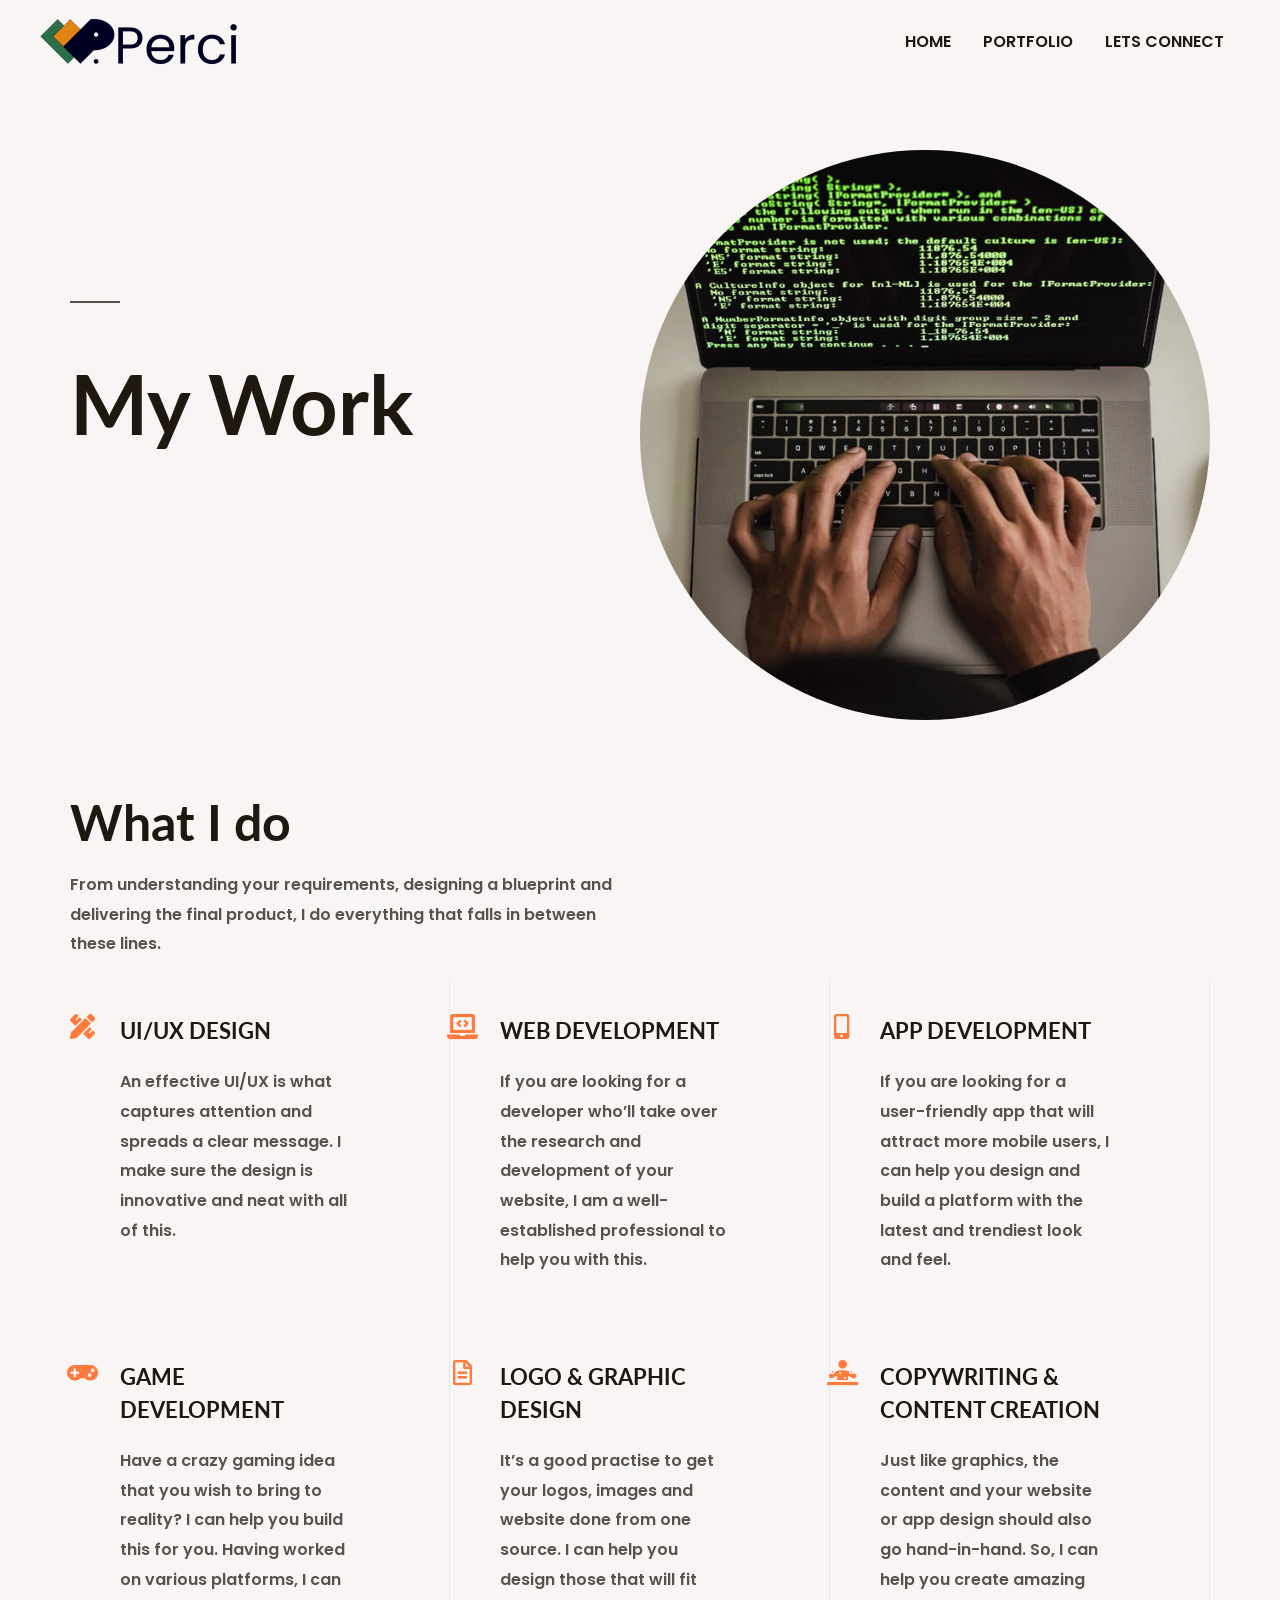
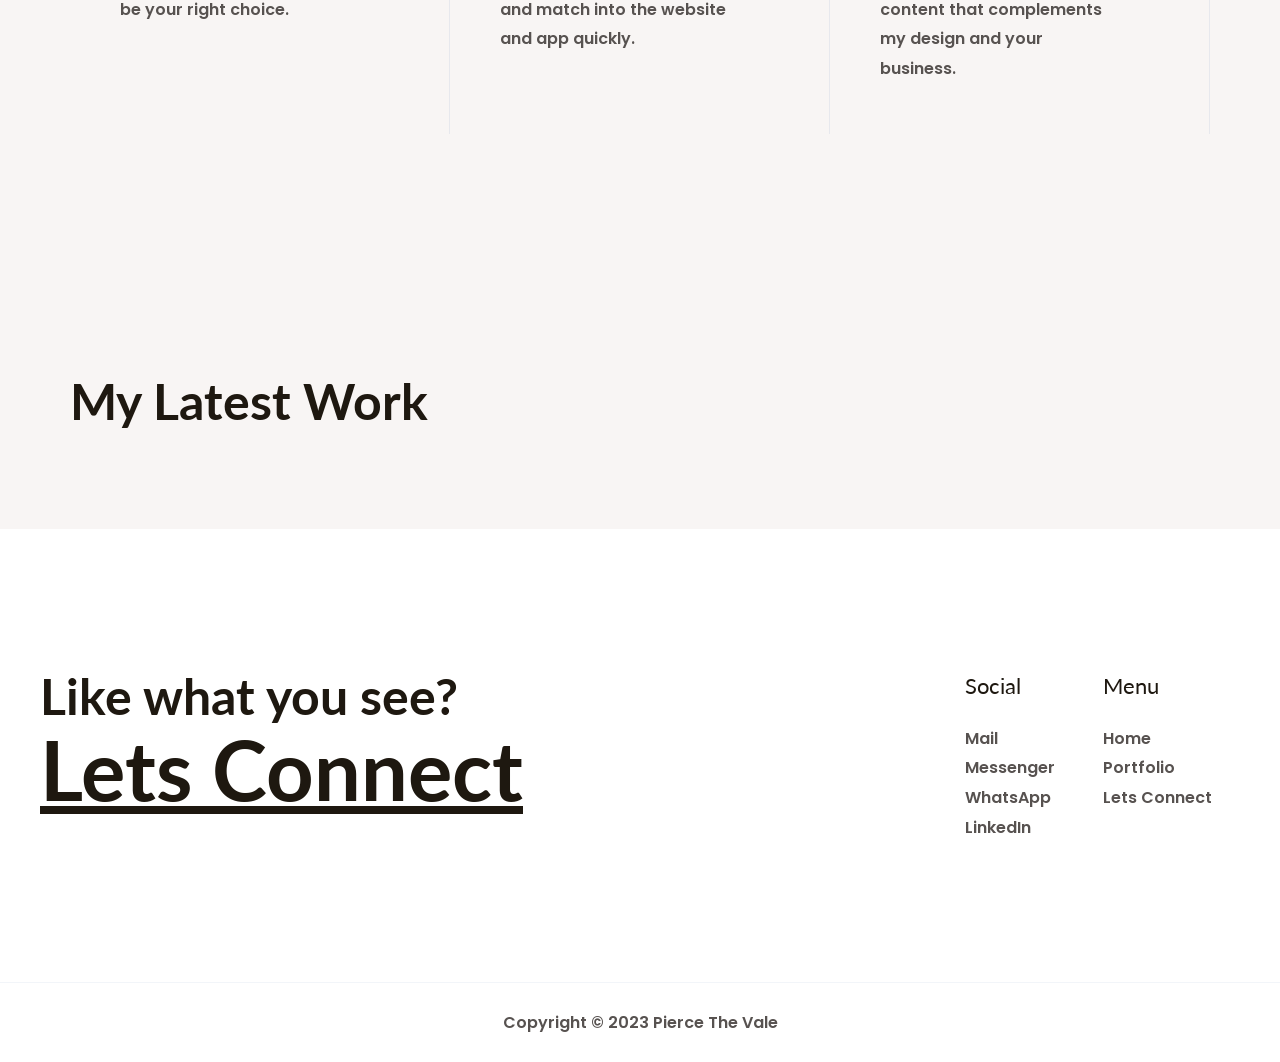
<file: services/index.html>
<!DOCTYPE html>
<html lang="en-US">
<head>
<meta charset="UTF-8">
<meta name="viewport" content="width=device-width, initial-scale=1">


<meta name="robots" content="index, follow, max-image-preview:large, max-snippet:-1, max-video-preview:-1">

	
	<title>Services - Pierce The Vale</title>
	
	<meta property="og:locale" content="en_US">
	<meta property="og:type" content="article">
	<meta property="og:title" content="Services - Pierce The Vale">
	<meta property="og:url" content="https://perch248.github.io/piercethevale/services/">
	<meta property="og:site_name" content="Pierce The Vale">
	<meta name="twitter:card" content="summary_large_image">
	<meta name="twitter:label1" content="Est. reading time">
	<meta name="twitter:data1" content="2 minutes">
	<script type="application/ld+json" class="yoast-schema-graph">{"@context":"https://schema.org","@graph":[{"@type":"WebPage","@id":"https://perch248.github.io/piercethevale/services/","url":"https://perch248.github.io/piercethevale/services/","name":"Services - Pierce The Vale","isPartOf":{"@id":"https://perch248.github.io/piercethevale/#website"},"datePublished":"2021-05-19T07:41:02+00:00","dateModified":"2021-05-19T07:41:02+00:00","breadcrumb":{"@id":"https://perch248.github.io/piercethevale/services/#breadcrumb"},"inLanguage":"en-US","potentialAction":[{"@type":"ReadAction","target":["https://perch248.github.io/piercethevale/services/"]}]},{"@type":"BreadcrumbList","@id":"https://perch248.github.io/piercethevale/services/#breadcrumb","itemListElement":[{"@type":"ListItem","position":1,"name":"Home","item":"https://perch248.github.io/piercethevale/"},{"@type":"ListItem","position":2,"name":"Services"}]},{"@type":"WebSite","@id":"https://perch248.github.io/piercethevale/#website","url":"https://perch248.github.io/piercethevale/","name":"Pierce The Vale","description":"Portfolio Website","publisher":{"@id":"https://perch248.github.io/piercethevale/#organization"},"potentialAction":[{"@type":"SearchAction","target":{"@type":"EntryPoint","urlTemplate":"https://perch248.github.io/piercethevale/?s={search_term_string}"},"query-input":"required name=search_term_string"}],"inLanguage":"en-US"},{"@type":"Organization","@id":"https://perch248.github.io/piercethevale/#organization","name":"Pierce The Vale","url":"https://perch248.github.io/piercethevale/","logo":{"@type":"ImageObject","inLanguage":"en-US","@id":"https://perch248.github.io/piercethevale/#/schema/logo/image/","url":"https://perch248.github.io/piercethevale/wp-content/uploads/2023/03/cropped-logoName-piercethevale.png","contentUrl":"https://perch248.github.io/piercethevale/wp-content/uploads/2023/03/cropped-logoName-piercethevale.png","width":960,"height":250,"caption":"Pierce The Vale"},"image":{"@id":"https://perch248.github.io/piercethevale/#/schema/logo/image/"}}]}</script>
	


<link rel="dns-prefetch" href="//fonts.googleapis.com">


<link rel="stylesheet" id="astra-theme-css-css" href="https://perch248.github.io/piercethevale/wp-content/themes/astra/assets/css/minified/main.min.css" media="all">
<style id="astra-theme-css-inline-css">
.ast-no-sidebar .entry-content .alignfull {margin-left: calc( -50vw + 50%);margin-right: calc( -50vw + 50%);max-width: 100vw;width: 100vw;}.ast-no-sidebar .entry-content .alignwide {margin-left: calc(-41vw + 50%);margin-right: calc(-41vw + 50%);max-width: unset;width: unset;}.ast-no-sidebar .entry-content .alignfull .alignfull,.ast-no-sidebar .entry-content .alignfull .alignwide,.ast-no-sidebar .entry-content .alignwide .alignfull,.ast-no-sidebar .entry-content .alignwide .alignwide,.ast-no-sidebar .entry-content .wp-block-column .alignfull,.ast-no-sidebar .entry-content .wp-block-column .alignwide{width: 100%;margin-left: auto;margin-right: auto;}.wp-block-gallery,.blocks-gallery-grid {margin: 0;}.wp-block-separator {max-width: 100px;}.wp-block-separator.is-style-wide,.wp-block-separator.is-style-dots {max-width: none;}.entry-content .has-2-columns .wp-block-column:first-child {padding-right: 10px;}.entry-content .has-2-columns .wp-block-column:last-child {padding-left: 10px;}@media (max-width: 782px) {.entry-content .wp-block-columns .wp-block-column {flex-basis: 100%;}.entry-content .has-2-columns .wp-block-column:first-child {padding-right: 0;}.entry-content .has-2-columns .wp-block-column:last-child {padding-left: 0;}}body .entry-content .wp-block-latest-posts {margin-left: 0;}body .entry-content .wp-block-latest-posts li {list-style: none;}.ast-no-sidebar .ast-container .entry-content .wp-block-latest-posts {margin-left: 0;}.ast-header-break-point .entry-content .alignwide {margin-left: auto;margin-right: auto;}.entry-content .blocks-gallery-item img {margin-bottom: auto;}.wp-block-pullquote {border-top: 4px solid #555d66;border-bottom: 4px solid #555d66;color: #40464d;}:root{--ast-container-default-xlg-padding:6.67em;--ast-container-default-lg-padding:5.67em;--ast-container-default-slg-padding:4.34em;--ast-container-default-md-padding:3.34em;--ast-container-default-sm-padding:6.67em;--ast-container-default-xs-padding:2.4em;--ast-container-default-xxs-padding:1.4em;--ast-code-block-background:#EEEEEE;--ast-comment-inputs-background:#FAFAFA;}html{font-size:100%;}a,.page-title{color:var(--ast-global-color-2);}a:hover,a:focus{color:var(--ast-global-color-1);}body,button,input,select,textarea,.ast-button,.ast-custom-button{font-family:'Lora',serif;font-weight:400;font-size:16px;font-size:1rem;}blockquote{color:var(--ast-global-color-3);}h1,.entry-content h1,h2,.entry-content h2,h3,.entry-content h3,h4,.entry-content h4,h5,.entry-content h5,h6,.entry-content h6,.site-title,.site-title a{font-family:'Lato',sans-serif;font-weight:700;}.site-title{font-size:35px;font-size:2.1875rem;display:none;}header .custom-logo-link img{max-width:200px;}.astra-logo-svg{width:200px;}.site-header .site-description{font-size:15px;font-size:0.9375rem;display:none;}.entry-title{font-size:30px;font-size:1.875rem;}h1,.entry-content h1{font-size:83px;font-size:5.1875rem;font-weight:700;font-family:'Lato',sans-serif;line-height:1.1em;}h2,.entry-content h2{font-size:50px;font-size:3.125rem;font-weight:700;font-family:'Lato',sans-serif;line-height:1.1em;}h3,.entry-content h3{font-size:35px;font-size:2.1875rem;font-weight:700;font-family:'Lato',sans-serif;line-height:1.2em;}h4,.entry-content h4{font-size:22px;font-size:1.375rem;font-family:'Lato',sans-serif;}h5,.entry-content h5{font-size:20px;font-size:1.25rem;font-family:'Lato',sans-serif;}h6,.entry-content h6{font-size:17px;font-size:1.0625rem;font-family:'Lato',sans-serif;}::selection{background-color:var(--ast-global-color-0);color:#000000;}body,h1,.entry-title a,.entry-content h1,h2,.entry-content h2,h3,.entry-content h3,h4,.entry-content h4,h5,.entry-content h5,h6,.entry-content h6{color:var(--ast-global-color-3);}.tagcloud a:hover,.tagcloud a:focus,.tagcloud a.current-item{color:#ffffff;border-color:var(--ast-global-color-2);background-color:var(--ast-global-color-2);}input:focus,input[type="text"]:focus,input[type="email"]:focus,input[type="url"]:focus,input[type="password"]:focus,input[type="reset"]:focus,input[type="search"]:focus,textarea:focus{border-color:var(--ast-global-color-2);}input[type="radio"]:checked,input[type=reset],input[type="checkbox"]:checked,input[type="checkbox"]:hover:checked,input[type="checkbox"]:focus:checked,input[type=range]::-webkit-slider-thumb{border-color:var(--ast-global-color-2);background-color:var(--ast-global-color-2);box-shadow:none;}.site-footer a:hover + .post-count,.site-footer a:focus + .post-count{background:var(--ast-global-color-2);border-color:var(--ast-global-color-2);}.single .nav-links .nav-previous,.single .nav-links .nav-next{color:var(--ast-global-color-2);}.entry-meta,.entry-meta *{line-height:1.45;color:var(--ast-global-color-2);}.entry-meta a:hover,.entry-meta a:hover *,.entry-meta a:focus,.entry-meta a:focus *,.page-links > .page-link,.page-links .page-link:hover,.post-navigation a:hover{color:var(--ast-global-color-1);}#cat option,.secondary .calendar_wrap thead a,.secondary .calendar_wrap thead a:visited{color:var(--ast-global-color-2);}.secondary .calendar_wrap #today,.ast-progress-val span{background:var(--ast-global-color-2);}.secondary a:hover + .post-count,.secondary a:focus + .post-count{background:var(--ast-global-color-2);border-color:var(--ast-global-color-2);}.calendar_wrap #today > a{color:#ffffff;}.page-links .page-link,.single .post-navigation a{color:var(--ast-global-color-2);}.widget-title{font-size:22px;font-size:1.375rem;color:var(--ast-global-color-3);}a:focus-visible,.ast-menu-toggle:focus-visible,.site .skip-link:focus-visible,.wp-block-loginout input:focus-visible,.wp-block-search.wp-block-search__button-inside .wp-block-search__inside-wrapper,.ast-header-navigation-arrow:focus-visible{outline-style:dotted;outline-color:inherit;outline-width:thin;border-color:transparent;}input:focus,input[type="text"]:focus,input[type="email"]:focus,input[type="url"]:focus,input[type="password"]:focus,input[type="reset"]:focus,input[type="search"]:focus,textarea:focus,.wp-block-search__input:focus,[data-section="section-header-mobile-trigger"] .ast-button-wrap .ast-mobile-menu-trigger-minimal:focus,.ast-mobile-popup-drawer.active .menu-toggle-close:focus,.woocommerce-ordering select.orderby:focus,#ast-scroll-top:focus,.woocommerce a.add_to_cart_button:focus,.woocommerce .button.single_add_to_cart_button:focus{border-style:dotted;border-color:inherit;border-width:thin;outline-color:transparent;}.site-logo-img img{ transition:all 0.2s linear;}.ast-page-builder-template .hentry {margin: 0;}.ast-page-builder-template .site-content > .ast-container {max-width: 100%;padding: 0;}.ast-page-builder-template .site-content #primary {padding: 0;margin: 0;}.ast-page-builder-template .no-results {text-align: center;margin: 4em auto;}.ast-page-builder-template .ast-pagination {padding: 2em;}.ast-page-builder-template .entry-header.ast-no-title.ast-no-thumbnail {margin-top: 0;}.ast-page-builder-template .entry-header.ast-header-without-markup {margin-top: 0;margin-bottom: 0;}.ast-page-builder-template .entry-header.ast-no-title.ast-no-meta {margin-bottom: 0;}.ast-page-builder-template.single .post-navigation {padding-bottom: 2em;}.ast-page-builder-template.single-post .site-content > .ast-container {max-width: 100%;}.ast-page-builder-template .entry-header {margin-top: 4em;margin-left: auto;margin-right: auto;padding-left: 20px;padding-right: 20px;}.single.ast-page-builder-template .entry-header {padding-left: 20px;padding-right: 20px;}.ast-page-builder-template .ast-archive-description {margin: 4em auto 0;padding-left: 20px;padding-right: 20px;}.ast-page-builder-template.ast-no-sidebar .entry-content .alignwide {margin-left: 0;margin-right: 0;}@media (max-width:921px){#ast-desktop-header{display:none;}}@media (min-width:921px){#ast-mobile-header{display:none;}}.wp-block-buttons.aligncenter{justify-content:center;}@media (max-width:921px){.ast-theme-transparent-header #primary,.ast-theme-transparent-header #secondary{padding:0;}}@media (max-width:921px){.ast-plain-container.ast-no-sidebar #primary{padding:0;}}.ast-plain-container.ast-no-sidebar #primary{margin-top:0;margin-bottom:0;}@media (min-width:1200px){.wp-block-group .has-background{padding:20px;}}@media (min-width:1200px){.ast-no-sidebar.ast-separate-container .entry-content .wp-block-group.alignwide,.ast-no-sidebar.ast-separate-container .entry-content .wp-block-cover.alignwide{margin-left:-20px;margin-right:-20px;padding-left:20px;padding-right:20px;}.ast-no-sidebar.ast-separate-container .entry-content .wp-block-cover.alignfull,.ast-no-sidebar.ast-separate-container .entry-content .wp-block-group.alignfull{margin-left:-6.67em;margin-right:-6.67em;padding-left:6.67em;padding-right:6.67em;}}@media (min-width:1200px){.wp-block-cover-image.alignwide .wp-block-cover__inner-container,.wp-block-cover.alignwide .wp-block-cover__inner-container,.wp-block-cover-image.alignfull .wp-block-cover__inner-container,.wp-block-cover.alignfull .wp-block-cover__inner-container{width:100%;}}.wp-block-columns{margin-bottom:unset;}.wp-block-image.size-full{margin:2rem 0;}.wp-block-separator.has-background{padding:0;}.wp-block-gallery{margin-bottom:1.6em;}.wp-block-group{padding-top:4em;padding-bottom:4em;}.wp-block-group__inner-container .wp-block-columns:last-child,.wp-block-group__inner-container :last-child,.wp-block-table table{margin-bottom:0;}.blocks-gallery-grid{width:100%;}.wp-block-navigation-link__content{padding:5px 0;}.wp-block-group .wp-block-group .has-text-align-center,.wp-block-group .wp-block-column .has-text-align-center{max-width:100%;}.has-text-align-center{margin:0 auto;}@media (min-width:1200px){.wp-block-cover__inner-container,.alignwide .wp-block-group__inner-container,.alignfull .wp-block-group__inner-container{max-width:1200px;margin:0 auto;}.wp-block-group.alignnone,.wp-block-group.aligncenter,.wp-block-group.alignleft,.wp-block-group.alignright,.wp-block-group.alignwide,.wp-block-columns.alignwide{margin:2rem 0 1rem 0;}}@media (max-width:1200px){.wp-block-group{padding:3em;}.wp-block-group .wp-block-group{padding:1.5em;}.wp-block-columns,.wp-block-column{margin:1rem 0;}}@media (min-width:921px){.wp-block-columns .wp-block-group{padding:2em;}}@media (max-width:544px){.wp-block-cover-image .wp-block-cover__inner-container,.wp-block-cover .wp-block-cover__inner-container{width:unset;}.wp-block-cover,.wp-block-cover-image{padding:2em 0;}.wp-block-group,.wp-block-cover{padding:2em;}.wp-block-media-text__media img,.wp-block-media-text__media video{width:unset;max-width:100%;}.wp-block-media-text.has-background .wp-block-media-text__content{padding:1em;}}.wp-block-image.aligncenter{margin-left:auto;margin-right:auto;}.wp-block-table.aligncenter{margin-left:auto;margin-right:auto;}@media (min-width:544px){.entry-content .wp-block-media-text.has-media-on-the-right .wp-block-media-text__content{padding:0 8% 0 0;}.entry-content .wp-block-media-text .wp-block-media-text__content{padding:0 0 0 8%;}.ast-plain-container .site-content .entry-content .has-custom-content-position.is-position-bottom-left > *,.ast-plain-container .site-content .entry-content .has-custom-content-position.is-position-bottom-right > *,.ast-plain-container .site-content .entry-content .has-custom-content-position.is-position-top-left > *,.ast-plain-container .site-content .entry-content .has-custom-content-position.is-position-top-right > *,.ast-plain-container .site-content .entry-content .has-custom-content-position.is-position-center-right > *,.ast-plain-container .site-content .entry-content .has-custom-content-position.is-position-center-left > *{margin:0;}}@media (max-width:544px){.entry-content .wp-block-media-text .wp-block-media-text__content{padding:8% 0;}.wp-block-media-text .wp-block-media-text__media img{width:auto;max-width:100%;}}.wp-block-button.is-style-outline .wp-block-button__link{border-color:rgba(0,0,0,0);border-top-width:2px;border-right-width:2px;border-bottom-width:2px;border-left-width:2px;}div.wp-block-button.is-style-outline > .wp-block-button__link:not(.has-text-color),div.wp-block-button.wp-block-button__link.is-style-outline:not(.has-text-color){color:rgba(0,0,0,0);}.wp-block-button.is-style-outline .wp-block-button__link:hover,div.wp-block-button.is-style-outline .wp-block-button__link:focus,div.wp-block-button.is-style-outline > .wp-block-button__link:not(.has-text-color):hover,div.wp-block-button.wp-block-button__link.is-style-outline:not(.has-text-color):hover{color:var(--ast-global-color-2);background-color:rgba(0,0,0,0);border-color:rgba(0,0,0,0);}.post-page-numbers.current .page-link,.ast-pagination .page-numbers.current{color:#000000;border-color:var(--ast-global-color-0);background-color:var(--ast-global-color-0);border-radius:2px;}@media (max-width:921px){.wp-block-button.is-style-outline .wp-block-button__link{padding-top:calc(15px - 2px);padding-right:calc(30px - 2px);padding-bottom:calc(15px - 2px);padding-left:calc(30px - 2px);}}@media (max-width:544px){.wp-block-button.is-style-outline .wp-block-button__link{padding-top:calc(15px - 2px);padding-right:calc(30px - 2px);padding-bottom:calc(15px - 2px);padding-left:calc(30px - 2px);}}@media (min-width:544px){.entry-content > .alignleft{margin-right:20px;}.entry-content > .alignright{margin-left:20px;}.wp-block-group.has-background{padding:20px;}}@media (max-width:921px){.ast-separate-container #primary,.ast-separate-container #secondary{padding:1.5em 0;}#primary,#secondary{padding:1.5em 0;margin:0;}.ast-left-sidebar #content > .ast-container{display:flex;flex-direction:column-reverse;width:100%;}.ast-separate-container .ast-article-post,.ast-separate-container .ast-article-single{padding:1.5em 2.14em;}.ast-author-box img.avatar{margin:20px 0 0 0;}}@media (min-width:922px){.ast-separate-container.ast-right-sidebar #primary,.ast-separate-container.ast-left-sidebar #primary{border:0;}.search-no-results.ast-separate-container #primary{margin-bottom:4em;}}.elementor-button-wrapper .elementor-button{border-style:solid;text-decoration:none;border-top-width:0;border-right-width:0;border-left-width:0;border-bottom-width:0;}body .elementor-button.elementor-size-sm,body .elementor-button.elementor-size-xs,body .elementor-button.elementor-size-md,body .elementor-button.elementor-size-lg,body .elementor-button.elementor-size-xl,body .elementor-button{border-top-left-radius:2px;border-top-right-radius:2px;border-bottom-right-radius:2px;border-bottom-left-radius:2px;padding-top:0px;padding-right:0px;padding-bottom:0px;padding-left:0px;}.elementor-button-wrapper .elementor-button{border-color:rgba(0,0,0,0);background-color:rgba(0,0,0,0);}.elementor-button-wrapper .elementor-button:hover,.elementor-button-wrapper .elementor-button:focus{color:var(--ast-global-color-2);background-color:rgba(0,0,0,0);border-color:rgba(0,0,0,0);}.wp-block-button .wp-block-button__link ,.elementor-button-wrapper .elementor-button,.elementor-button-wrapper .elementor-button:visited{color:var(--ast-global-color-0);}.elementor-button-wrapper .elementor-button{font-size:16px;font-size:1rem;line-height:1em;text-transform:uppercase;letter-spacing:2px;}body .elementor-button.elementor-size-sm,body .elementor-button.elementor-size-xs,body .elementor-button.elementor-size-md,body .elementor-button.elementor-size-lg,body .elementor-button.elementor-size-xl,body .elementor-button{font-size:16px;font-size:1rem;}.wp-block-button .wp-block-button__link:hover,.wp-block-button .wp-block-button__link:focus{color:var(--ast-global-color-2);background-color:rgba(0,0,0,0);border-color:rgba(0,0,0,0);}.elementor-widget-heading h1.elementor-heading-title{line-height:1.1em;}.elementor-widget-heading h2.elementor-heading-title{line-height:1.1em;}.elementor-widget-heading h3.elementor-heading-title{line-height:1.2em;}.wp-block-button .wp-block-button__link{border:none;background-color:rgba(0,0,0,0);color:var(--ast-global-color-0);font-family:inherit;font-weight:inherit;line-height:1em;text-transform:uppercase;letter-spacing:2px;font-size:16px;font-size:1rem;padding:15px 30px;border-top-left-radius:2px;border-top-right-radius:2px;border-bottom-right-radius:2px;border-bottom-left-radius:2px;}.wp-block-button.is-style-outline .wp-block-button__link{border-style:solid;border-top-width:2px;border-right-width:2px;border-left-width:2px;border-bottom-width:2px;border-color:rgba(0,0,0,0);padding-top:calc(15px - 2px);padding-right:calc(30px - 2px);padding-bottom:calc(15px - 2px);padding-left:calc(30px - 2px);}@media (max-width:921px){.wp-block-button .wp-block-button__link{border:none;padding:15px 30px;}.wp-block-button.is-style-outline .wp-block-button__link{padding-top:calc(15px - 2px);padding-right:calc(30px - 2px);padding-bottom:calc(15px - 2px);padding-left:calc(30px - 2px);}}@media (max-width:544px){.wp-block-button .wp-block-button__link{border:none;padding:15px 30px;}.wp-block-button.is-style-outline .wp-block-button__link{padding-top:calc(15px - 2px);padding-right:calc(30px - 2px);padding-bottom:calc(15px - 2px);padding-left:calc(30px - 2px);}}.menu-toggle,button,.ast-button,.ast-custom-button,.button,input#submit,input[type="button"],input[type="submit"],input[type="reset"]{border-style:solid;border-top-width:0;border-right-width:0;border-left-width:0;border-bottom-width:0;color:var(--ast-global-color-0);border-color:rgba(0,0,0,0);background-color:rgba(0,0,0,0);padding-top:0px;padding-right:0px;padding-bottom:0px;padding-left:0px;font-family:inherit;font-weight:inherit;font-size:16px;font-size:1rem;line-height:1em;text-transform:uppercase;letter-spacing:2px;border-top-left-radius:2px;border-top-right-radius:2px;border-bottom-right-radius:2px;border-bottom-left-radius:2px;}button:focus,.menu-toggle:hover,button:hover,.ast-button:hover,.ast-custom-button:hover .button:hover,.ast-custom-button:hover ,input[type=reset]:hover,input[type=reset]:focus,input#submit:hover,input#submit:focus,input[type="button"]:hover,input[type="button"]:focus,input[type="submit"]:hover,input[type="submit"]:focus{color:var(--ast-global-color-2);background-color:rgba(0,0,0,0);border-color:rgba(0,0,0,0);}@media (max-width:921px){.ast-mobile-header-stack .main-header-bar .ast-search-menu-icon{display:inline-block;}.ast-header-break-point.ast-header-custom-item-outside .ast-mobile-header-stack .main-header-bar .ast-search-icon{margin:0;}.ast-comment-avatar-wrap img{max-width:2.5em;}.ast-separate-container .ast-comment-list li.depth-1{padding:1.5em 2.14em;}.ast-separate-container .comment-respond{padding:2em 2.14em;}.ast-comment-meta{padding:0 1.8888em 1.3333em;}}@media (min-width:544px){.ast-container{max-width:100%;}}@media (max-width:544px){.ast-separate-container .ast-article-post,.ast-separate-container .ast-article-single,.ast-separate-container .comments-title,.ast-separate-container .ast-archive-description{padding:1.5em 1em;}.ast-separate-container #content .ast-container{padding-left:0.54em;padding-right:0.54em;}.ast-separate-container .ast-comment-list li.depth-1{padding:1.5em 1em;margin-bottom:1.5em;}.ast-separate-container .ast-comment-list .bypostauthor{padding:.5em;}.ast-search-menu-icon.ast-dropdown-active .search-field{width:170px;}}body,.ast-separate-container{background-color:var(--ast-global-color-4);;background-image:none;;}.ast-no-sidebar.ast-separate-container .entry-content .alignfull {margin-left: -6.67em;margin-right: -6.67em;width: auto;}@media (max-width: 1200px) {.ast-no-sidebar.ast-separate-container .entry-content .alignfull {margin-left: -2.4em;margin-right: -2.4em;}}@media (max-width: 768px) {.ast-no-sidebar.ast-separate-container .entry-content .alignfull {margin-left: -2.14em;margin-right: -2.14em;}}@media (max-width: 544px) {.ast-no-sidebar.ast-separate-container .entry-content .alignfull {margin-left: -1em;margin-right: -1em;}}.ast-no-sidebar.ast-separate-container .entry-content .alignwide {margin-left: -20px;margin-right: -20px;}.ast-no-sidebar.ast-separate-container .entry-content .wp-block-column .alignfull,.ast-no-sidebar.ast-separate-container .entry-content .wp-block-column .alignwide {margin-left: auto;margin-right: auto;width: 100%;}@media (max-width:921px){.site-title{display:none;}.site-header .site-description{display:none;}.entry-title{font-size:30px;}h1,.entry-content h1{font-size:60px;}h2,.entry-content h2{font-size:43px;}h3,.entry-content h3{font-size:30px;}}@media (max-width:544px){.site-title{display:none;}.site-header .site-description{display:none;}.entry-title{font-size:30px;}h1,.entry-content h1{font-size:45px;}h2,.entry-content h2{font-size:35px;}h3,.entry-content h3{font-size:20px;}header .custom-logo-link img,.ast-header-break-point .site-branding img,.ast-header-break-point .custom-logo-link img{max-width:100px;}.astra-logo-svg{width:100px;}.ast-header-break-point .site-logo-img .custom-mobile-logo-link img{max-width:100px;}}@media (max-width:921px){html{font-size:91.2%;}}@media (max-width:544px){html{font-size:91.2%;}}@media (min-width:922px){.ast-container{max-width:1240px;}}@media (min-width:922px){.site-content .ast-container{display:flex;}}@media (max-width:921px){.site-content .ast-container{flex-direction:column;}}@media (min-width:922px){.main-header-menu .sub-menu .menu-item.ast-left-align-sub-menu:hover > .sub-menu,.main-header-menu .sub-menu .menu-item.ast-left-align-sub-menu.focus > .sub-menu{margin-left:-0px;}}.ast-theme-transparent-header [data-section="section-header-mobile-trigger"] .ast-button-wrap .mobile-menu-toggle-icon .ast-mobile-svg{fill:var(--ast-global-color-2);}.ast-theme-transparent-header [data-section="section-header-mobile-trigger"] .ast-button-wrap .mobile-menu-wrap .mobile-menu{color:var(--ast-global-color-2);}.ast-theme-transparent-header [data-section="section-header-mobile-trigger"] .ast-button-wrap .ast-mobile-menu-trigger-minimal{background:transparent;}blockquote {padding: 1.2em;}:root .has-ast-global-color-0-color{color:var(--ast-global-color-0);}:root .has-ast-global-color-0-background-color{background-color:var(--ast-global-color-0);}:root .wp-block-button .has-ast-global-color-0-color{color:var(--ast-global-color-0);}:root .wp-block-button .has-ast-global-color-0-background-color{background-color:var(--ast-global-color-0);}:root .has-ast-global-color-1-color{color:var(--ast-global-color-1);}:root .has-ast-global-color-1-background-color{background-color:var(--ast-global-color-1);}:root .wp-block-button .has-ast-global-color-1-color{color:var(--ast-global-color-1);}:root .wp-block-button .has-ast-global-color-1-background-color{background-color:var(--ast-global-color-1);}:root .has-ast-global-color-2-color{color:var(--ast-global-color-2);}:root .has-ast-global-color-2-background-color{background-color:var(--ast-global-color-2);}:root .wp-block-button .has-ast-global-color-2-color{color:var(--ast-global-color-2);}:root .wp-block-button .has-ast-global-color-2-background-color{background-color:var(--ast-global-color-2);}:root .has-ast-global-color-3-color{color:var(--ast-global-color-3);}:root .has-ast-global-color-3-background-color{background-color:var(--ast-global-color-3);}:root .wp-block-button .has-ast-global-color-3-color{color:var(--ast-global-color-3);}:root .wp-block-button .has-ast-global-color-3-background-color{background-color:var(--ast-global-color-3);}:root .has-ast-global-color-4-color{color:var(--ast-global-color-4);}:root .has-ast-global-color-4-background-color{background-color:var(--ast-global-color-4);}:root .wp-block-button .has-ast-global-color-4-color{color:var(--ast-global-color-4);}:root .wp-block-button .has-ast-global-color-4-background-color{background-color:var(--ast-global-color-4);}:root .has-ast-global-color-5-color{color:var(--ast-global-color-5);}:root .has-ast-global-color-5-background-color{background-color:var(--ast-global-color-5);}:root .wp-block-button .has-ast-global-color-5-color{color:var(--ast-global-color-5);}:root .wp-block-button .has-ast-global-color-5-background-color{background-color:var(--ast-global-color-5);}:root .has-ast-global-color-6-color{color:var(--ast-global-color-6);}:root .has-ast-global-color-6-background-color{background-color:var(--ast-global-color-6);}:root .wp-block-button .has-ast-global-color-6-color{color:var(--ast-global-color-6);}:root .wp-block-button .has-ast-global-color-6-background-color{background-color:var(--ast-global-color-6);}:root .has-ast-global-color-7-color{color:var(--ast-global-color-7);}:root .has-ast-global-color-7-background-color{background-color:var(--ast-global-color-7);}:root .wp-block-button .has-ast-global-color-7-color{color:var(--ast-global-color-7);}:root .wp-block-button .has-ast-global-color-7-background-color{background-color:var(--ast-global-color-7);}:root .has-ast-global-color-8-color{color:var(--ast-global-color-8);}:root .has-ast-global-color-8-background-color{background-color:var(--ast-global-color-8);}:root .wp-block-button .has-ast-global-color-8-color{color:var(--ast-global-color-8);}:root .wp-block-button .has-ast-global-color-8-background-color{background-color:var(--ast-global-color-8);}:root{--ast-global-color-0:#FF7A3D;--ast-global-color-1:#FF5100;--ast-global-color-2:#1E1810;--ast-global-color-3:#575250;--ast-global-color-4:#F8F5F4;--ast-global-color-5:#FFFFFF;--ast-global-color-6:#000000;--ast-global-color-7:#4B4F58;--ast-global-color-8:#F6F7F8;}:root {--ast-border-color : #dddddd;}.ast-single-entry-banner {-js-display: flex;display: flex;flex-direction: column;justify-content: center;text-align: center;position: relative;background: #eeeeee;}.ast-single-entry-banner[data-banner-layout="layout-1"] {max-width: 1200px;background: inherit;padding: 20px 0;}.ast-single-entry-banner[data-banner-width-type="custom"] {margin: 0 auto;width: 100%;}.ast-single-entry-banner + .site-content .entry-header {margin-bottom: 0;}header.entry-header .entry-title{font-size:30px;font-size:1.875rem;}header.entry-header > *:not(:last-child){margin-bottom:10px;}.ast-archive-entry-banner {-js-display: flex;display: flex;flex-direction: column;justify-content: center;text-align: center;position: relative;background: #eeeeee;}.ast-archive-entry-banner[data-banner-width-type="custom"] {margin: 0 auto;width: 100%;}.ast-archive-entry-banner[data-banner-layout="layout-1"] {background: inherit;padding: 20px 0;text-align: left;}body.archive .ast-archive-description{max-width:1200px;width:100%;text-align:left;padding-top:3em;padding-right:3em;padding-bottom:3em;padding-left:3em;}body.archive .ast-archive-description .ast-archive-title,body.archive .ast-archive-description .ast-archive-title *{font-size:40px;font-size:2.5rem;}body.archive .ast-archive-description > *:not(:last-child){margin-bottom:10px;}@media (max-width:921px){body.archive .ast-archive-description{text-align:left;}}@media (max-width:544px){body.archive .ast-archive-description{text-align:left;}}.ast-theme-transparent-header #masthead .site-logo-img .transparent-custom-logo .astra-logo-svg{width:150px;}.ast-theme-transparent-header #masthead .site-logo-img .transparent-custom-logo img{ max-width:150px;}@media (max-width:921px){.ast-theme-transparent-header #masthead .site-logo-img .transparent-custom-logo .astra-logo-svg{width:120px;}.ast-theme-transparent-header #masthead .site-logo-img .transparent-custom-logo img{ max-width:120px;}}@media (max-width:543px){.ast-theme-transparent-header #masthead .site-logo-img .transparent-custom-logo .astra-logo-svg{width:100px;}.ast-theme-transparent-header #masthead .site-logo-img .transparent-custom-logo img{ max-width:100px;}}@media (min-width:921px){.ast-theme-transparent-header #masthead{position:absolute;left:0;right:0;}.ast-theme-transparent-header .main-header-bar,.ast-theme-transparent-header.ast-header-break-point .main-header-bar{background:none;}body.elementor-editor-active.ast-theme-transparent-header #masthead,.fl-builder-edit .ast-theme-transparent-header #masthead,body.vc_editor.ast-theme-transparent-header #masthead,body.brz-ed.ast-theme-transparent-header #masthead{z-index:0;}.ast-header-break-point.ast-replace-site-logo-transparent.ast-theme-transparent-header .custom-mobile-logo-link{display:none;}.ast-header-break-point.ast-replace-site-logo-transparent.ast-theme-transparent-header .transparent-custom-logo{display:inline-block;}.ast-theme-transparent-header .ast-above-header,.ast-theme-transparent-header .ast-above-header.ast-above-header-bar{background-image:none;background-color:transparent;}.ast-theme-transparent-header .ast-below-header{background-image:none;background-color:transparent;}}.ast-theme-transparent-header .ast-builder-menu .main-header-menu,.ast-theme-transparent-header .ast-builder-menu .main-header-menu .menu-link,.ast-theme-transparent-header [CLASS*="ast-builder-menu-"] .main-header-menu .menu-item > .menu-link,.ast-theme-transparent-header .ast-masthead-custom-menu-items,.ast-theme-transparent-header .ast-masthead-custom-menu-items a,.ast-theme-transparent-header .ast-builder-menu .main-header-menu .menu-item > .ast-menu-toggle,.ast-theme-transparent-header .ast-builder-menu .main-header-menu .menu-item > .ast-menu-toggle,.ast-theme-transparent-header .ast-above-header-navigation a,.ast-header-break-point.ast-theme-transparent-header .ast-above-header-navigation a,.ast-header-break-point.ast-theme-transparent-header .ast-above-header-navigation > ul.ast-above-header-menu > .menu-item-has-children:not(.current-menu-item) > .ast-menu-toggle,.ast-theme-transparent-header .ast-below-header-menu,.ast-theme-transparent-header .ast-below-header-menu a,.ast-header-break-point.ast-theme-transparent-header .ast-below-header-menu a,.ast-header-break-point.ast-theme-transparent-header .ast-below-header-menu,.ast-theme-transparent-header .main-header-menu .menu-link{color:var(--ast-global-color-2);}.ast-theme-transparent-header .ast-builder-menu .main-header-menu .menu-item:hover > .menu-link,.ast-theme-transparent-header .ast-builder-menu .main-header-menu .menu-item:hover > .ast-menu-toggle,.ast-theme-transparent-header .ast-builder-menu .main-header-menu .ast-masthead-custom-menu-items a:hover,.ast-theme-transparent-header .ast-builder-menu .main-header-menu .focus > .menu-link,.ast-theme-transparent-header .ast-builder-menu .main-header-menu .focus > .ast-menu-toggle,.ast-theme-transparent-header .ast-builder-menu .main-header-menu .current-menu-item > .menu-link,.ast-theme-transparent-header .ast-builder-menu .main-header-menu .current-menu-ancestor > .menu-link,.ast-theme-transparent-header .ast-builder-menu .main-header-menu .current-menu-item > .ast-menu-toggle,.ast-theme-transparent-header .ast-builder-menu .main-header-menu .current-menu-ancestor > .ast-menu-toggle,.ast-theme-transparent-header [CLASS*="ast-builder-menu-"] .main-header-menu .current-menu-item > .menu-link,.ast-theme-transparent-header [CLASS*="ast-builder-menu-"] .main-header-menu .current-menu-ancestor > .menu-link,.ast-theme-transparent-header [CLASS*="ast-builder-menu-"] .main-header-menu .current-menu-item > .ast-menu-toggle,.ast-theme-transparent-header [CLASS*="ast-builder-menu-"] .main-header-menu .current-menu-ancestor > .ast-menu-toggle,.ast-theme-transparent-header .main-header-menu .menu-item:hover > .menu-link,.ast-theme-transparent-header .main-header-menu .current-menu-item > .menu-link,.ast-theme-transparent-header .main-header-menu .current-menu-ancestor > .menu-link{color:var(--ast-global-color-0);}@media (max-width:921px){.ast-theme-transparent-header #masthead{position:absolute;left:0;right:0;}.ast-theme-transparent-header .main-header-bar,.ast-theme-transparent-header.ast-header-break-point .main-header-bar{background:none;}body.elementor-editor-active.ast-theme-transparent-header #masthead,.fl-builder-edit .ast-theme-transparent-header #masthead,body.vc_editor.ast-theme-transparent-header #masthead,body.brz-ed.ast-theme-transparent-header #masthead{z-index:0;}.ast-header-break-point.ast-replace-site-logo-transparent.ast-theme-transparent-header .custom-mobile-logo-link{display:none;}.ast-header-break-point.ast-replace-site-logo-transparent.ast-theme-transparent-header .transparent-custom-logo{display:inline-block;}.ast-theme-transparent-header .ast-above-header,.ast-theme-transparent-header .ast-above-header.ast-above-header-bar{background-image:none;background-color:transparent;}.ast-theme-transparent-header .ast-below-header{background-image:none;background-color:transparent;}}.ast-theme-transparent-header #ast-desktop-header > [CLASS*="-header-wrap"]:nth-last-child(2) > [CLASS*="-header-bar"],.ast-theme-transparent-header.ast-header-break-point #ast-mobile-header > [CLASS*="-header-wrap"]:nth-last-child(2) > [CLASS*="-header-bar"]{border-bottom-style:none;}.ast-breadcrumbs .trail-browse,.ast-breadcrumbs .trail-items,.ast-breadcrumbs .trail-items li{display:inline-block;margin:0;padding:0;border:none;background:inherit;text-indent:0;}.ast-breadcrumbs .trail-browse{font-size:inherit;font-style:inherit;font-weight:inherit;color:inherit;}.ast-breadcrumbs .trail-items{list-style:none;}.trail-items li::after{padding:0 0.3em;content:"\00bb";}.trail-items li:last-of-type::after{display:none;}h1,.entry-content h1,h2,.entry-content h2,h3,.entry-content h3,h4,.entry-content h4,h5,.entry-content h5,h6,.entry-content h6{color:var(--ast-global-color-2);}@media (max-width:921px){.ast-builder-grid-row-container.ast-builder-grid-row-tablet-3-firstrow .ast-builder-grid-row > *:first-child,.ast-builder-grid-row-container.ast-builder-grid-row-tablet-3-lastrow .ast-builder-grid-row > *:last-child{grid-column:1 / -1;}}@media (max-width:544px){.ast-builder-grid-row-container.ast-builder-grid-row-mobile-3-firstrow .ast-builder-grid-row > *:first-child,.ast-builder-grid-row-container.ast-builder-grid-row-mobile-3-lastrow .ast-builder-grid-row > *:last-child{grid-column:1 / -1;}}.ast-builder-layout-element[data-section="title_tagline"]{display:flex;}@media (max-width:921px){.ast-header-break-point .ast-builder-layout-element[data-section="title_tagline"]{display:flex;}}@media (max-width:544px){.ast-header-break-point .ast-builder-layout-element[data-section="title_tagline"]{display:flex;}}.ast-builder-menu-1{font-family:inherit;font-weight:inherit;text-transform:uppercase;}.ast-builder-menu-1 .sub-menu,.ast-builder-menu-1 .inline-on-mobile .sub-menu{border-top-width:2px;border-bottom-width:0px;border-right-width:0px;border-left-width:0px;border-color:var(--ast-global-color-0);border-style:solid;}.ast-builder-menu-1 .main-header-menu > .menu-item > .sub-menu,.ast-builder-menu-1 .main-header-menu > .menu-item > .astra-full-megamenu-wrapper{margin-top:0px;}.ast-desktop .ast-builder-menu-1 .main-header-menu > .menu-item > .sub-menu:before,.ast-desktop .ast-builder-menu-1 .main-header-menu > .menu-item > .astra-full-megamenu-wrapper:before{height:calc( 0px + 5px );}.ast-desktop .ast-builder-menu-1 .menu-item .sub-menu .menu-link{border-style:none;}@media (max-width:921px){.ast-header-break-point .ast-builder-menu-1 .menu-item.menu-item-has-children > .ast-menu-toggle{top:0;}.ast-builder-menu-1 .menu-item-has-children > .menu-link:after{content:unset;}.ast-builder-menu-1 .main-header-menu > .menu-item > .sub-menu,.ast-builder-menu-1 .main-header-menu > .menu-item > .astra-full-megamenu-wrapper{margin-top:0;}}@media (max-width:544px){.ast-header-break-point .ast-builder-menu-1 .menu-item.menu-item-has-children > .ast-menu-toggle{top:0;}.ast-builder-menu-1 .main-header-menu > .menu-item > .sub-menu,.ast-builder-menu-1 .main-header-menu > .menu-item > .astra-full-megamenu-wrapper{margin-top:0;}}.ast-builder-menu-1{display:flex;}@media (max-width:921px){.ast-header-break-point .ast-builder-menu-1{display:flex;}}@media (max-width:544px){.ast-header-break-point .ast-builder-menu-1{display:flex;}}.ast-desktop .ast-menu-hover-style-underline > .menu-item > .menu-link:before,.ast-desktop .ast-menu-hover-style-overline > .menu-item > .menu-link:before {content: "";position: absolute;width: 100%;right: 50%;height: 1px;background-color: transparent;transform: scale(0,0) translate(-50%,0);transition: transform .3s ease-in-out,color .0s ease-in-out;}.ast-desktop .ast-menu-hover-style-underline > .menu-item:hover > .menu-link:before,.ast-desktop .ast-menu-hover-style-overline > .menu-item:hover > .menu-link:before {width: calc(100% - 1.2em);background-color: currentColor;transform: scale(1,1) translate(50%,0);}.ast-desktop .ast-menu-hover-style-underline > .menu-item > .menu-link:before {bottom: 0;}.ast-desktop .ast-menu-hover-style-overline > .menu-item > .menu-link:before {top: 0;}.ast-desktop .ast-menu-hover-style-zoom > .menu-item > .menu-link:hover {transition: all .3s ease;transform: scale(1.2);}.site-below-footer-wrap{padding-top:20px;padding-bottom:20px;}.site-below-footer-wrap[data-section="section-below-footer-builder"]{background-color:rgba(255,255,255,0);;background-image:none;;min-height:80px;border-style:solid;border-width:0px;border-top-width:1px;border-top-color:rgba(8,63,135,0.05);}.site-below-footer-wrap[data-section="section-below-footer-builder"] .ast-builder-grid-row{max-width:1200px;margin-left:auto;margin-right:auto;}.site-below-footer-wrap[data-section="section-below-footer-builder"] .ast-builder-grid-row,.site-below-footer-wrap[data-section="section-below-footer-builder"] .site-footer-section{align-items:flex-start;}.site-below-footer-wrap[data-section="section-below-footer-builder"].ast-footer-row-inline .site-footer-section{display:flex;margin-bottom:0;}.ast-builder-grid-row-full .ast-builder-grid-row{grid-template-columns:1fr;}@media (max-width:921px){.site-below-footer-wrap[data-section="section-below-footer-builder"].ast-footer-row-tablet-inline .site-footer-section{display:flex;margin-bottom:0;}.site-below-footer-wrap[data-section="section-below-footer-builder"].ast-footer-row-tablet-stack .site-footer-section{display:block;margin-bottom:10px;}.ast-builder-grid-row-container.ast-builder-grid-row-tablet-full .ast-builder-grid-row{grid-template-columns:1fr;}}@media (max-width:544px){.site-below-footer-wrap[data-section="section-below-footer-builder"].ast-footer-row-mobile-inline .site-footer-section{display:flex;margin-bottom:0;}.site-below-footer-wrap[data-section="section-below-footer-builder"].ast-footer-row-mobile-stack .site-footer-section{display:block;margin-bottom:10px;}.ast-builder-grid-row-container.ast-builder-grid-row-mobile-full .ast-builder-grid-row{grid-template-columns:1fr;}}.site-below-footer-wrap[data-section="section-below-footer-builder"]{display:grid;}@media (max-width:921px){.ast-header-break-point .site-below-footer-wrap[data-section="section-below-footer-builder"]{display:grid;}}@media (max-width:544px){.ast-header-break-point .site-below-footer-wrap[data-section="section-below-footer-builder"]{display:grid;}}.ast-footer-copyright{text-align:center;}.ast-footer-copyright {color:var(--ast-global-color-3);}@media (max-width:921px){.ast-footer-copyright{text-align:center;}}@media (max-width:544px){.ast-footer-copyright{text-align:center;}}.ast-footer-copyright.ast-builder-layout-element{display:flex;}@media (max-width:921px){.ast-header-break-point .ast-footer-copyright.ast-builder-layout-element{display:flex;}}@media (max-width:544px){.ast-header-break-point .ast-footer-copyright.ast-builder-layout-element{display:flex;}}.site-footer{background-color:var(--ast-global-color-5);;background-image:none;;}@media (max-width:921px){.ast-hfb-header .site-footer{padding-top:0px;padding-bottom:0px;padding-right:0px;}}.site-primary-footer-wrap{padding-top:45px;padding-bottom:45px;}.site-primary-footer-wrap[data-section="section-primary-footer-builder"]{background-color:rgba(255,255,255,0);;background-image:none;;}.site-primary-footer-wrap[data-section="section-primary-footer-builder"] .ast-builder-grid-row{max-width:1200px;margin-left:auto;margin-right:auto;}.site-primary-footer-wrap[data-section="section-primary-footer-builder"] .ast-builder-grid-row,.site-primary-footer-wrap[data-section="section-primary-footer-builder"] .site-footer-section{align-items:flex-start;}.site-primary-footer-wrap[data-section="section-primary-footer-builder"].ast-footer-row-inline .site-footer-section{display:flex;margin-bottom:0;}.ast-builder-grid-row-3-lheavy .ast-builder-grid-row{grid-template-columns:2fr 1fr 1fr;}@media (max-width:921px){.site-primary-footer-wrap[data-section="section-primary-footer-builder"].ast-footer-row-tablet-inline .site-footer-section{display:flex;margin-bottom:0;}.site-primary-footer-wrap[data-section="section-primary-footer-builder"].ast-footer-row-tablet-stack .site-footer-section{display:block;margin-bottom:10px;}.ast-builder-grid-row-container.ast-builder-grid-row-tablet-3-equal .ast-builder-grid-row{grid-template-columns:repeat( 3,1fr );}}@media (max-width:544px){.site-primary-footer-wrap[data-section="section-primary-footer-builder"].ast-footer-row-mobile-inline .site-footer-section{display:flex;margin-bottom:0;}.site-primary-footer-wrap[data-section="section-primary-footer-builder"].ast-footer-row-mobile-stack .site-footer-section{display:block;margin-bottom:10px;}.ast-builder-grid-row-container.ast-builder-grid-row-mobile-full .ast-builder-grid-row{grid-template-columns:1fr;}}.site-primary-footer-wrap[data-section="section-primary-footer-builder"]{padding-top:140px;padding-bottom:130px;padding-left:30px;padding-right:30px;}@media (max-width:921px){.site-primary-footer-wrap[data-section="section-primary-footer-builder"]{padding-top:50px;padding-bottom:100px;padding-left:0px;padding-right:0px;margin-top:0px;margin-bottom:0px;margin-left:50px;margin-right:0px;}}@media (max-width:544px){.site-primary-footer-wrap[data-section="section-primary-footer-builder"]{padding-top:0px;padding-bottom:0px;padding-left:0px;padding-right:0px;margin-top:0px;margin-bottom:0px;margin-left:0px;margin-right:0px;}}.site-primary-footer-wrap[data-section="section-primary-footer-builder"]{display:grid;}@media (max-width:921px){.ast-header-break-point .site-primary-footer-wrap[data-section="section-primary-footer-builder"]{display:grid;}}@media (max-width:544px){.ast-header-break-point .site-primary-footer-wrap[data-section="section-primary-footer-builder"]{display:grid;}}.footer-widget-area[data-section="sidebar-widgets-footer-widget-2"].footer-widget-area-inner{text-align:left;}@media (max-width:921px){.footer-widget-area[data-section="sidebar-widgets-footer-widget-2"].footer-widget-area-inner{text-align:left;}}@media (max-width:544px){.footer-widget-area[data-section="sidebar-widgets-footer-widget-2"].footer-widget-area-inner{text-align:center;}}.footer-widget-area[data-section="sidebar-widgets-footer-widget-3"].footer-widget-area-inner{text-align:left;}@media (max-width:921px){.footer-widget-area[data-section="sidebar-widgets-footer-widget-3"].footer-widget-area-inner{text-align:left;}}@media (max-width:544px){.footer-widget-area[data-section="sidebar-widgets-footer-widget-3"].footer-widget-area-inner{text-align:center;}}.footer-widget-area[data-section="sidebar-widgets-footer-widget-4"].footer-widget-area-inner{text-align:left;}@media (max-width:921px){.footer-widget-area[data-section="sidebar-widgets-footer-widget-4"].footer-widget-area-inner{text-align:left;}}@media (max-width:544px){.footer-widget-area[data-section="sidebar-widgets-footer-widget-4"].footer-widget-area-inner{text-align:center;}}.footer-widget-area[data-section="sidebar-widgets-footer-widget-2"].footer-widget-area-inner a{color:var(--ast-global-color-2);}.footer-widget-area[data-section="sidebar-widgets-footer-widget-2"].footer-widget-area-inner a:hover{color:var(--ast-global-color-1);}.footer-widget-area[data-section="sidebar-widgets-footer-widget-2"] .widget-title{color:var(--ast-global-color-2);}.footer-widget-area[data-section="sidebar-widgets-footer-widget-2"]{display:block;}@media (max-width:921px){.ast-header-break-point .footer-widget-area[data-section="sidebar-widgets-footer-widget-2"]{display:block;}}@media (max-width:544px){.ast-header-break-point .footer-widget-area[data-section="sidebar-widgets-footer-widget-2"]{display:block;}}.footer-widget-area[data-section="sidebar-widgets-footer-widget-3"].footer-widget-area-inner a{color:var(--ast-global-color-3);}.footer-widget-area[data-section="sidebar-widgets-footer-widget-3"].footer-widget-area-inner a:hover{color:var(--ast-global-color-1);}.footer-widget-area[data-section="sidebar-widgets-footer-widget-3"] .widget-title{color:var(--ast-global-color-2);}.footer-widget-area[data-section="sidebar-widgets-footer-widget-3"]{display:block;}@media (max-width:921px){.ast-header-break-point .footer-widget-area[data-section="sidebar-widgets-footer-widget-3"]{display:block;}}@media (max-width:544px){.ast-header-break-point .footer-widget-area[data-section="sidebar-widgets-footer-widget-3"]{display:block;}}.footer-widget-area[data-section="sidebar-widgets-footer-widget-4"].footer-widget-area-inner a{color:var(--ast-global-color-3);}.footer-widget-area[data-section="sidebar-widgets-footer-widget-4"].footer-widget-area-inner a:hover{color:var(--ast-global-color-1);}.footer-widget-area[data-section="sidebar-widgets-footer-widget-4"] .widget-title{color:var(--ast-global-color-2);}@media (max-width:921px){.footer-widget-area[data-section="sidebar-widgets-footer-widget-4"]{margin-top:50px;}}.footer-widget-area[data-section="sidebar-widgets-footer-widget-4"]{display:block;}@media (max-width:921px){.ast-header-break-point .footer-widget-area[data-section="sidebar-widgets-footer-widget-4"]{display:block;}}@media (max-width:544px){.ast-header-break-point .footer-widget-area[data-section="sidebar-widgets-footer-widget-4"]{display:block;}}.elementor-widget-heading .elementor-heading-title{margin:0;}.elementor-page .ast-menu-toggle{color:unset !important;background:unset !important;}.elementor-post.elementor-grid-item.hentry{margin-bottom:0;}.woocommerce div.product .elementor-element.elementor-products-grid .related.products ul.products li.product,.elementor-element .elementor-wc-products .woocommerce[class*='columns-'] ul.products li.product{width:auto;margin:0;float:none;}.ast-left-sidebar .elementor-section.elementor-section-stretched,.ast-right-sidebar .elementor-section.elementor-section-stretched{max-width:100%;left:0 !important;}.elementor-template-full-width .ast-container{display:block;}@media (max-width:544px){.elementor-element .elementor-wc-products .woocommerce[class*="columns-"] ul.products li.product{width:auto;margin:0;}.elementor-element .woocommerce .woocommerce-result-count{float:none;}}.ast-header-break-point .main-header-bar{border-bottom-width:1px;}@media (min-width:922px){.main-header-bar{border-bottom-width:1px;}}.main-header-menu .menu-item, #astra-footer-menu .menu-item, .main-header-bar .ast-masthead-custom-menu-items{-js-display:flex;display:flex;-webkit-box-pack:center;-webkit-justify-content:center;-moz-box-pack:center;-ms-flex-pack:center;justify-content:center;-webkit-box-orient:vertical;-webkit-box-direction:normal;-webkit-flex-direction:column;-moz-box-orient:vertical;-moz-box-direction:normal;-ms-flex-direction:column;flex-direction:column;}.main-header-menu > .menu-item > .menu-link, #astra-footer-menu > .menu-item > .menu-link{height:100%;-webkit-box-align:center;-webkit-align-items:center;-moz-box-align:center;-ms-flex-align:center;align-items:center;-js-display:flex;display:flex;}.ast-header-break-point .main-navigation ul .menu-item .menu-link .icon-arrow:first-of-type svg{top:.2em;margin-top:0px;margin-left:0px;width:.65em;transform:translate(0, -2px) rotateZ(270deg);}.ast-mobile-popup-content .ast-submenu-expanded > .ast-menu-toggle{transform:rotateX(180deg);overflow-y:auto;}.ast-separate-container .blog-layout-1, .ast-separate-container .blog-layout-2, .ast-separate-container .blog-layout-3{background-color:transparent;background-image:none;}.ast-separate-container .ast-article-post{background-color:var(--ast-global-color-5);;background-image:none;;}@media (max-width:921px){.ast-separate-container .ast-article-post{background-color:var(--ast-global-color-5);;background-image:none;;}}@media (max-width:544px){.ast-separate-container .ast-article-post{background-color:var(--ast-global-color-5);;background-image:none;;}}.ast-separate-container .ast-article-single:not(.ast-related-post), .ast-separate-container .comments-area .comment-respond,.ast-separate-container .comments-area .ast-comment-list li, .ast-separate-container .ast-woocommerce-container, .ast-separate-container .error-404, .ast-separate-container .no-results, .single.ast-separate-container  .ast-author-meta, .ast-separate-container .related-posts-title-wrapper, .ast-separate-container.ast-two-container #secondary .widget,.ast-separate-container .comments-count-wrapper, .ast-box-layout.ast-plain-container .site-content,.ast-padded-layout.ast-plain-container .site-content, .ast-separate-container .comments-area .comments-title, .ast-narrow-container .site-content{background-color:var(--ast-global-color-5);;background-image:none;;}@media (max-width:921px){.ast-separate-container .ast-article-single:not(.ast-related-post), .ast-separate-container .comments-area .comment-respond,.ast-separate-container .comments-area .ast-comment-list li, .ast-separate-container .ast-woocommerce-container, .ast-separate-container .error-404, .ast-separate-container .no-results, .single.ast-separate-container  .ast-author-meta, .ast-separate-container .related-posts-title-wrapper, .ast-separate-container.ast-two-container #secondary .widget,.ast-separate-container .comments-count-wrapper, .ast-box-layout.ast-plain-container .site-content,.ast-padded-layout.ast-plain-container .site-content, .ast-separate-container .comments-area .comments-title, .ast-narrow-container .site-content{background-color:var(--ast-global-color-5);;background-image:none;;}}@media (max-width:544px){.ast-separate-container .ast-article-single:not(.ast-related-post), .ast-separate-container .comments-area .comment-respond,.ast-separate-container .comments-area .ast-comment-list li, .ast-separate-container .ast-woocommerce-container, .ast-separate-container .error-404, .ast-separate-container .no-results, .single.ast-separate-container  .ast-author-meta, .ast-separate-container .related-posts-title-wrapper, .ast-separate-container.ast-two-container #secondary .widget,.ast-separate-container .comments-count-wrapper, .ast-box-layout.ast-plain-container .site-content,.ast-padded-layout.ast-plain-container .site-content, .ast-separate-container .comments-area .comments-title, .ast-narrow-container .site-content{background-color:var(--ast-global-color-5);;background-image:none;;}}
		#ast-scroll-top {
			display: none;
			position: fixed;
			text-align: center;
			cursor: pointer;
			z-index: 99;
			width: 2.1em;
			height: 2.1em;
			line-height: 2.1;
			color: #ffffff;
			border-radius: 2px;
			content: "";
			outline: inherit;
		}
		@media (min-width: 769px) {
			#ast-scroll-top {
				content: "769";
			}
		}
		#ast-scroll-top .ast-icon.icon-arrow svg {
			margin-left: 0px;
			vertical-align: middle;
			transform: translate(0, -20%) rotate(180deg);
			width: 1.6em;
		}
		.ast-scroll-to-top-right {
			right: 30px;
			bottom: 30px;
		}
		.ast-scroll-to-top-left {
			left: 30px;
			bottom: 30px;
		}
	#ast-scroll-top{background-color:var(--ast-global-color-2);font-size:15px;font-size:0.9375rem;}#ast-scroll-top:hover{color:var(--ast-global-color-5);background-color:#e28413;}@media (max-width:921px){#ast-scroll-top .ast-icon.icon-arrow svg{width:1em;}}.ast-mobile-header-content > *,.ast-desktop-header-content > * {padding: 10px 0;height: auto;}.ast-mobile-header-content > *:first-child,.ast-desktop-header-content > *:first-child {padding-top: 10px;}.ast-mobile-header-content > .ast-builder-menu,.ast-desktop-header-content > .ast-builder-menu {padding-top: 0;}.ast-mobile-header-content > *:last-child,.ast-desktop-header-content > *:last-child {padding-bottom: 0;}.ast-mobile-header-content .ast-search-menu-icon.ast-inline-search label,.ast-desktop-header-content .ast-search-menu-icon.ast-inline-search label {width: 100%;}.ast-desktop-header-content .main-header-bar-navigation .ast-submenu-expanded > .ast-menu-toggle::before {transform: rotateX(180deg);}#ast-desktop-header .ast-desktop-header-content,.ast-mobile-header-content .ast-search-icon,.ast-desktop-header-content .ast-search-icon,.ast-mobile-header-wrap .ast-mobile-header-content,.ast-main-header-nav-open.ast-popup-nav-open .ast-mobile-header-wrap .ast-mobile-header-content,.ast-main-header-nav-open.ast-popup-nav-open .ast-desktop-header-content {display: none;}.ast-main-header-nav-open.ast-header-break-point #ast-desktop-header .ast-desktop-header-content,.ast-main-header-nav-open.ast-header-break-point .ast-mobile-header-wrap .ast-mobile-header-content {display: block;}.ast-desktop .ast-desktop-header-content .astra-menu-animation-slide-up > .menu-item > .sub-menu,.ast-desktop .ast-desktop-header-content .astra-menu-animation-slide-up > .menu-item .menu-item > .sub-menu,.ast-desktop .ast-desktop-header-content .astra-menu-animation-slide-down > .menu-item > .sub-menu,.ast-desktop .ast-desktop-header-content .astra-menu-animation-slide-down > .menu-item .menu-item > .sub-menu,.ast-desktop .ast-desktop-header-content .astra-menu-animation-fade > .menu-item > .sub-menu,.ast-desktop .ast-desktop-header-content .astra-menu-animation-fade > .menu-item .menu-item > .sub-menu {opacity: 1;visibility: visible;}.ast-hfb-header.ast-default-menu-enable.ast-header-break-point .ast-mobile-header-wrap .ast-mobile-header-content .main-header-bar-navigation {width: unset;margin: unset;}.ast-mobile-header-content.content-align-flex-end .main-header-bar-navigation .menu-item-has-children > .ast-menu-toggle,.ast-desktop-header-content.content-align-flex-end .main-header-bar-navigation .menu-item-has-children > .ast-menu-toggle {left: calc( 20px - 0.907em);right: auto;}.ast-mobile-header-content .ast-search-menu-icon,.ast-mobile-header-content .ast-search-menu-icon.slide-search,.ast-desktop-header-content .ast-search-menu-icon,.ast-desktop-header-content .ast-search-menu-icon.slide-search {width: 100%;position: relative;display: block;right: auto;transform: none;}.ast-mobile-header-content .ast-search-menu-icon.slide-search .search-form,.ast-mobile-header-content .ast-search-menu-icon .search-form,.ast-desktop-header-content .ast-search-menu-icon.slide-search .search-form,.ast-desktop-header-content .ast-search-menu-icon .search-form {right: 0;visibility: visible;opacity: 1;position: relative;top: auto;transform: none;padding: 0;display: block;overflow: hidden;}.ast-mobile-header-content .ast-search-menu-icon.ast-inline-search .search-field,.ast-mobile-header-content .ast-search-menu-icon .search-field,.ast-desktop-header-content .ast-search-menu-icon.ast-inline-search .search-field,.ast-desktop-header-content .ast-search-menu-icon .search-field {width: 100%;padding-right: 5.5em;}.ast-mobile-header-content .ast-search-menu-icon .search-submit,.ast-desktop-header-content .ast-search-menu-icon .search-submit {display: block;position: absolute;height: 100%;top: 0;right: 0;padding: 0 1em;border-radius: 0;}.ast-hfb-header.ast-default-menu-enable.ast-header-break-point .ast-mobile-header-wrap .ast-mobile-header-content .main-header-bar-navigation ul .sub-menu .menu-link {padding-left: 30px;}.ast-hfb-header.ast-default-menu-enable.ast-header-break-point .ast-mobile-header-wrap .ast-mobile-header-content .main-header-bar-navigation .sub-menu .menu-item .menu-item .menu-link {padding-left: 40px;}.ast-mobile-popup-drawer.active .ast-mobile-popup-inner{background-color:#ffffff;;}.ast-mobile-header-wrap .ast-mobile-header-content, .ast-desktop-header-content{background-color:#ffffff;;}.ast-mobile-popup-content > *, .ast-mobile-header-content > *, .ast-desktop-popup-content > *, .ast-desktop-header-content > *{padding-top:0px;padding-bottom:0px;}.content-align-flex-start .ast-builder-layout-element{justify-content:flex-start;}.content-align-flex-start .main-header-menu{text-align:left;}.ast-mobile-popup-drawer.active .menu-toggle-close{color:#3a3a3a;}.ast-mobile-header-wrap .ast-primary-header-bar,.ast-primary-header-bar .site-primary-header-wrap{min-height:70px;}.ast-desktop .ast-primary-header-bar .main-header-menu > .menu-item{line-height:70px;}@media (max-width:921px){#masthead .ast-mobile-header-wrap .ast-primary-header-bar,#masthead .ast-mobile-header-wrap .ast-below-header-bar{padding-left:20px;padding-right:20px;}}.ast-header-break-point .ast-primary-header-bar{border-bottom-width:0px;border-bottom-color:#eaeaea;border-bottom-style:solid;}@media (min-width:922px){.ast-primary-header-bar{border-bottom-width:0px;border-bottom-color:#eaeaea;border-bottom-style:solid;}}.ast-primary-header-bar{background-color:var(--ast-global-color-5);;background-image:none;;}.ast-primary-header-bar{display:block;}@media (max-width:921px){.ast-header-break-point .ast-primary-header-bar{display:grid;}}@media (max-width:544px){.ast-header-break-point .ast-primary-header-bar{display:grid;}}[data-section="section-header-mobile-trigger"] .ast-button-wrap .ast-mobile-menu-trigger-minimal{color:var(--ast-global-color-2);border:none;background:transparent;}[data-section="section-header-mobile-trigger"] .ast-button-wrap .mobile-menu-toggle-icon .ast-mobile-svg{width:20px;height:20px;fill:var(--ast-global-color-2);}[data-section="section-header-mobile-trigger"] .ast-button-wrap .mobile-menu-wrap .mobile-menu{color:var(--ast-global-color-2);}.ast-builder-menu-mobile .main-navigation .menu-item.menu-item-has-children > .ast-menu-toggle{top:0;}.ast-builder-menu-mobile .main-navigation .menu-item-has-children > .menu-link:after{content:unset;}.ast-hfb-header .ast-builder-menu-mobile .main-navigation .main-header-menu, .ast-hfb-header .ast-builder-menu-mobile .main-navigation .main-header-menu, .ast-hfb-header .ast-mobile-header-content .ast-builder-menu-mobile .main-navigation .main-header-menu, .ast-hfb-header .ast-mobile-popup-content .ast-builder-menu-mobile .main-navigation .main-header-menu{border-top-width:1px;border-color:#eaeaea;}.ast-hfb-header .ast-builder-menu-mobile .main-navigation .menu-item .sub-menu .menu-link, .ast-hfb-header .ast-builder-menu-mobile .main-navigation .menu-item .menu-link, .ast-hfb-header .ast-builder-menu-mobile .main-navigation .menu-item .sub-menu .menu-link, .ast-hfb-header .ast-builder-menu-mobile .main-navigation .menu-item .menu-link, .ast-hfb-header .ast-mobile-header-content .ast-builder-menu-mobile .main-navigation .menu-item .sub-menu .menu-link, .ast-hfb-header .ast-mobile-header-content .ast-builder-menu-mobile .main-navigation .menu-item .menu-link, .ast-hfb-header .ast-mobile-popup-content .ast-builder-menu-mobile .main-navigation .menu-item .sub-menu .menu-link, .ast-hfb-header .ast-mobile-popup-content .ast-builder-menu-mobile .main-navigation .menu-item .menu-link{border-bottom-width:1px;border-color:#eaeaea;border-style:solid;}.ast-builder-menu-mobile .main-navigation .menu-item.menu-item-has-children > .ast-menu-toggle{top:0;}@media (max-width:921px){.ast-builder-menu-mobile .main-navigation .main-header-menu .menu-item > .menu-link{color:var(--ast-global-color-2);padding-top:15px;padding-bottom:15px;padding-left:25px;padding-right:25px;}.ast-builder-menu-mobile .main-navigation .menu-item > .ast-menu-toggle{color:var(--ast-global-color-2);}.ast-builder-menu-mobile .main-navigation .menu-item:hover > .menu-link, .ast-builder-menu-mobile .main-navigation .inline-on-mobile .menu-item:hover > .ast-menu-toggle{color:var(--ast-global-color-0);}.ast-builder-menu-mobile .main-navigation .menu-item:hover > .ast-menu-toggle{color:var(--ast-global-color-0);}.ast-builder-menu-mobile .main-navigation .menu-item.current-menu-item > .menu-link, .ast-builder-menu-mobile .main-navigation .inline-on-mobile .menu-item.current-menu-item > .ast-menu-toggle, .ast-builder-menu-mobile .main-navigation .menu-item.current-menu-ancestor > .menu-link, .ast-builder-menu-mobile .main-navigation .menu-item.current-menu-ancestor > .ast-menu-toggle{color:var(--ast-global-color-0);}.ast-builder-menu-mobile .main-navigation .menu-item.current-menu-item > .ast-menu-toggle{color:var(--ast-global-color-0);}.ast-builder-menu-mobile .main-navigation .menu-item.menu-item-has-children > .ast-menu-toggle{top:15px;right:calc( 25px - 0.907em );}.ast-builder-menu-mobile .main-navigation .menu-item-has-children > .menu-link:after{content:unset;}.ast-builder-menu-mobile .main-navigation .main-header-menu, .ast-builder-menu-mobile .main-navigation .main-header-menu .sub-menu{background-color:var(--ast-global-color-4);;background-image:none;;}}@media (max-width:544px){.ast-builder-menu-mobile .main-navigation .menu-item.menu-item-has-children > .ast-menu-toggle{top:15px;}}.ast-builder-menu-mobile .main-navigation{display:block;}@media (max-width:921px){.ast-header-break-point .ast-builder-menu-mobile .main-navigation{display:block;}}@media (max-width:544px){.ast-header-break-point .ast-builder-menu-mobile .main-navigation{display:block;}}:root{--e-global-color-astglobalcolor0:#FF7A3D;--e-global-color-astglobalcolor1:#FF5100;--e-global-color-astglobalcolor2:#1E1810;--e-global-color-astglobalcolor3:#575250;--e-global-color-astglobalcolor4:#F8F5F4;--e-global-color-astglobalcolor5:#FFFFFF;--e-global-color-astglobalcolor6:#000000;--e-global-color-astglobalcolor7:#4B4F58;--e-global-color-astglobalcolor8:#F6F7F8;}
</style>
<link rel="stylesheet" id="astra-google-fonts-css" href="https://fonts.googleapis.com/css?family=Lora%3A400%7CLato%3A700&display=fallback&ver=4.1.3" media="all">
<link rel="stylesheet" id="wp-block-library-css" href="https://perch248.github.io/piercethevale/wp-includes/css/dist/block-library/style.min.css" media="all">
<style id="global-styles-inline-css">
body{--wp--preset--color--black: #000000;--wp--preset--color--cyan-bluish-gray: #abb8c3;--wp--preset--color--white: #ffffff;--wp--preset--color--pale-pink: #f78da7;--wp--preset--color--vivid-red: #cf2e2e;--wp--preset--color--luminous-vivid-orange: #ff6900;--wp--preset--color--luminous-vivid-amber: #fcb900;--wp--preset--color--light-green-cyan: #7bdcb5;--wp--preset--color--vivid-green-cyan: #00d084;--wp--preset--color--pale-cyan-blue: #8ed1fc;--wp--preset--color--vivid-cyan-blue: #0693e3;--wp--preset--color--vivid-purple: #9b51e0;--wp--preset--color--ast-global-color-0: var(--ast-global-color-0);--wp--preset--color--ast-global-color-1: var(--ast-global-color-1);--wp--preset--color--ast-global-color-2: var(--ast-global-color-2);--wp--preset--color--ast-global-color-3: var(--ast-global-color-3);--wp--preset--color--ast-global-color-4: var(--ast-global-color-4);--wp--preset--color--ast-global-color-5: var(--ast-global-color-5);--wp--preset--color--ast-global-color-6: var(--ast-global-color-6);--wp--preset--color--ast-global-color-7: var(--ast-global-color-7);--wp--preset--color--ast-global-color-8: var(--ast-global-color-8);--wp--preset--gradient--vivid-cyan-blue-to-vivid-purple: linear-gradient(135deg,rgba(6,147,227,1) 0%,rgb(155,81,224) 100%);--wp--preset--gradient--light-green-cyan-to-vivid-green-cyan: linear-gradient(135deg,rgb(122,220,180) 0%,rgb(0,208,130) 100%);--wp--preset--gradient--luminous-vivid-amber-to-luminous-vivid-orange: linear-gradient(135deg,rgba(252,185,0,1) 0%,rgba(255,105,0,1) 100%);--wp--preset--gradient--luminous-vivid-orange-to-vivid-red: linear-gradient(135deg,rgba(255,105,0,1) 0%,rgb(207,46,46) 100%);--wp--preset--gradient--very-light-gray-to-cyan-bluish-gray: linear-gradient(135deg,rgb(238,238,238) 0%,rgb(169,184,195) 100%);--wp--preset--gradient--cool-to-warm-spectrum: linear-gradient(135deg,rgb(74,234,220) 0%,rgb(151,120,209) 20%,rgb(207,42,186) 40%,rgb(238,44,130) 60%,rgb(251,105,98) 80%,rgb(254,248,76) 100%);--wp--preset--gradient--blush-light-purple: linear-gradient(135deg,rgb(255,206,236) 0%,rgb(152,150,240) 100%);--wp--preset--gradient--blush-bordeaux: linear-gradient(135deg,rgb(254,205,165) 0%,rgb(254,45,45) 50%,rgb(107,0,62) 100%);--wp--preset--gradient--luminous-dusk: linear-gradient(135deg,rgb(255,203,112) 0%,rgb(199,81,192) 50%,rgb(65,88,208) 100%);--wp--preset--gradient--pale-ocean: linear-gradient(135deg,rgb(255,245,203) 0%,rgb(182,227,212) 50%,rgb(51,167,181) 100%);--wp--preset--gradient--electric-grass: linear-gradient(135deg,rgb(202,248,128) 0%,rgb(113,206,126) 100%);--wp--preset--gradient--midnight: linear-gradient(135deg,rgb(2,3,129) 0%,rgb(40,116,252) 100%);--wp--preset--duotone--dark-grayscale: url('#wp-duotone-dark-grayscale');--wp--preset--duotone--grayscale: url('#wp-duotone-grayscale');--wp--preset--duotone--purple-yellow: url('#wp-duotone-purple-yellow');--wp--preset--duotone--blue-red: url('#wp-duotone-blue-red');--wp--preset--duotone--midnight: url('#wp-duotone-midnight');--wp--preset--duotone--magenta-yellow: url('#wp-duotone-magenta-yellow');--wp--preset--duotone--purple-green: url('#wp-duotone-purple-green');--wp--preset--duotone--blue-orange: url('#wp-duotone-blue-orange');--wp--preset--font-size--small: 13px;--wp--preset--font-size--medium: 20px;--wp--preset--font-size--large: 36px;--wp--preset--font-size--x-large: 42px;--wp--preset--spacing--20: 0.44rem;--wp--preset--spacing--30: 0.67rem;--wp--preset--spacing--40: 1rem;--wp--preset--spacing--50: 1.5rem;--wp--preset--spacing--60: 2.25rem;--wp--preset--spacing--70: 3.38rem;--wp--preset--spacing--80: 5.06rem;--wp--preset--shadow--natural: 6px 6px 9px rgba(0, 0, 0, 0.2);--wp--preset--shadow--deep: 12px 12px 50px rgba(0, 0, 0, 0.4);--wp--preset--shadow--sharp: 6px 6px 0px rgba(0, 0, 0, 0.2);--wp--preset--shadow--outlined: 6px 6px 0px -3px rgba(255, 255, 255, 1), 6px 6px rgba(0, 0, 0, 1);--wp--preset--shadow--crisp: 6px 6px 0px rgba(0, 0, 0, 1);}body { margin: 0;--wp--style--global--content-size: var(--wp--custom--ast-content-width-size);--wp--style--global--wide-size: var(--wp--custom--ast-wide-width-size); }.wp-site-blocks > .alignleft { float: left; margin-right: 2em; }.wp-site-blocks > .alignright { float: right; margin-left: 2em; }.wp-site-blocks > .aligncenter { justify-content: center; margin-left: auto; margin-right: auto; }.wp-site-blocks > * { margin-block-start: 0; margin-block-end: 0; }.wp-site-blocks > * + * { margin-block-start: 24px; }body { --wp--style--block-gap: 24px; }body .is-layout-flow > *{margin-block-start: 0;margin-block-end: 0;}body .is-layout-flow > * + *{margin-block-start: 24px;margin-block-end: 0;}body .is-layout-constrained > *{margin-block-start: 0;margin-block-end: 0;}body .is-layout-constrained > * + *{margin-block-start: 24px;margin-block-end: 0;}body .is-layout-flex{gap: 24px;}body .is-layout-flow > .alignleft{float: left;margin-inline-start: 0;margin-inline-end: 2em;}body .is-layout-flow > .alignright{float: right;margin-inline-start: 2em;margin-inline-end: 0;}body .is-layout-flow > .aligncenter{margin-left: auto !important;margin-right: auto !important;}body .is-layout-constrained > .alignleft{float: left;margin-inline-start: 0;margin-inline-end: 2em;}body .is-layout-constrained > .alignright{float: right;margin-inline-start: 2em;margin-inline-end: 0;}body .is-layout-constrained > .aligncenter{margin-left: auto !important;margin-right: auto !important;}body .is-layout-constrained > :where(:not(.alignleft):not(.alignright):not(.alignfull)){max-width: var(--wp--style--global--content-size);margin-left: auto !important;margin-right: auto !important;}body .is-layout-constrained > .alignwide{max-width: var(--wp--style--global--wide-size);}body .is-layout-flex{display: flex;}body .is-layout-flex{flex-wrap: wrap;align-items: center;}body .is-layout-flex > *{margin: 0;}body{padding-top: 0px;padding-right: 0px;padding-bottom: 0px;padding-left: 0px;}a:where(:not(.wp-element-button)){text-decoration: none;}.wp-element-button, .wp-block-button__link{background-color: #32373c;border-width: 0;color: #fff;font-family: inherit;font-size: inherit;line-height: inherit;padding: calc(0.667em + 2px) calc(1.333em + 2px);text-decoration: none;}.has-black-color{color: var(--wp--preset--color--black) !important;}.has-cyan-bluish-gray-color{color: var(--wp--preset--color--cyan-bluish-gray) !important;}.has-white-color{color: var(--wp--preset--color--white) !important;}.has-pale-pink-color{color: var(--wp--preset--color--pale-pink) !important;}.has-vivid-red-color{color: var(--wp--preset--color--vivid-red) !important;}.has-luminous-vivid-orange-color{color: var(--wp--preset--color--luminous-vivid-orange) !important;}.has-luminous-vivid-amber-color{color: var(--wp--preset--color--luminous-vivid-amber) !important;}.has-light-green-cyan-color{color: var(--wp--preset--color--light-green-cyan) !important;}.has-vivid-green-cyan-color{color: var(--wp--preset--color--vivid-green-cyan) !important;}.has-pale-cyan-blue-color{color: var(--wp--preset--color--pale-cyan-blue) !important;}.has-vivid-cyan-blue-color{color: var(--wp--preset--color--vivid-cyan-blue) !important;}.has-vivid-purple-color{color: var(--wp--preset--color--vivid-purple) !important;}.has-ast-global-color-0-color{color: var(--wp--preset--color--ast-global-color-0) !important;}.has-ast-global-color-1-color{color: var(--wp--preset--color--ast-global-color-1) !important;}.has-ast-global-color-2-color{color: var(--wp--preset--color--ast-global-color-2) !important;}.has-ast-global-color-3-color{color: var(--wp--preset--color--ast-global-color-3) !important;}.has-ast-global-color-4-color{color: var(--wp--preset--color--ast-global-color-4) !important;}.has-ast-global-color-5-color{color: var(--wp--preset--color--ast-global-color-5) !important;}.has-ast-global-color-6-color{color: var(--wp--preset--color--ast-global-color-6) !important;}.has-ast-global-color-7-color{color: var(--wp--preset--color--ast-global-color-7) !important;}.has-ast-global-color-8-color{color: var(--wp--preset--color--ast-global-color-8) !important;}.has-black-background-color{background-color: var(--wp--preset--color--black) !important;}.has-cyan-bluish-gray-background-color{background-color: var(--wp--preset--color--cyan-bluish-gray) !important;}.has-white-background-color{background-color: var(--wp--preset--color--white) !important;}.has-pale-pink-background-color{background-color: var(--wp--preset--color--pale-pink) !important;}.has-vivid-red-background-color{background-color: var(--wp--preset--color--vivid-red) !important;}.has-luminous-vivid-orange-background-color{background-color: var(--wp--preset--color--luminous-vivid-orange) !important;}.has-luminous-vivid-amber-background-color{background-color: var(--wp--preset--color--luminous-vivid-amber) !important;}.has-light-green-cyan-background-color{background-color: var(--wp--preset--color--light-green-cyan) !important;}.has-vivid-green-cyan-background-color{background-color: var(--wp--preset--color--vivid-green-cyan) !important;}.has-pale-cyan-blue-background-color{background-color: var(--wp--preset--color--pale-cyan-blue) !important;}.has-vivid-cyan-blue-background-color{background-color: var(--wp--preset--color--vivid-cyan-blue) !important;}.has-vivid-purple-background-color{background-color: var(--wp--preset--color--vivid-purple) !important;}.has-ast-global-color-0-background-color{background-color: var(--wp--preset--color--ast-global-color-0) !important;}.has-ast-global-color-1-background-color{background-color: var(--wp--preset--color--ast-global-color-1) !important;}.has-ast-global-color-2-background-color{background-color: var(--wp--preset--color--ast-global-color-2) !important;}.has-ast-global-color-3-background-color{background-color: var(--wp--preset--color--ast-global-color-3) !important;}.has-ast-global-color-4-background-color{background-color: var(--wp--preset--color--ast-global-color-4) !important;}.has-ast-global-color-5-background-color{background-color: var(--wp--preset--color--ast-global-color-5) !important;}.has-ast-global-color-6-background-color{background-color: var(--wp--preset--color--ast-global-color-6) !important;}.has-ast-global-color-7-background-color{background-color: var(--wp--preset--color--ast-global-color-7) !important;}.has-ast-global-color-8-background-color{background-color: var(--wp--preset--color--ast-global-color-8) !important;}.has-black-border-color{border-color: var(--wp--preset--color--black) !important;}.has-cyan-bluish-gray-border-color{border-color: var(--wp--preset--color--cyan-bluish-gray) !important;}.has-white-border-color{border-color: var(--wp--preset--color--white) !important;}.has-pale-pink-border-color{border-color: var(--wp--preset--color--pale-pink) !important;}.has-vivid-red-border-color{border-color: var(--wp--preset--color--vivid-red) !important;}.has-luminous-vivid-orange-border-color{border-color: var(--wp--preset--color--luminous-vivid-orange) !important;}.has-luminous-vivid-amber-border-color{border-color: var(--wp--preset--color--luminous-vivid-amber) !important;}.has-light-green-cyan-border-color{border-color: var(--wp--preset--color--light-green-cyan) !important;}.has-vivid-green-cyan-border-color{border-color: var(--wp--preset--color--vivid-green-cyan) !important;}.has-pale-cyan-blue-border-color{border-color: var(--wp--preset--color--pale-cyan-blue) !important;}.has-vivid-cyan-blue-border-color{border-color: var(--wp--preset--color--vivid-cyan-blue) !important;}.has-vivid-purple-border-color{border-color: var(--wp--preset--color--vivid-purple) !important;}.has-ast-global-color-0-border-color{border-color: var(--wp--preset--color--ast-global-color-0) !important;}.has-ast-global-color-1-border-color{border-color: var(--wp--preset--color--ast-global-color-1) !important;}.has-ast-global-color-2-border-color{border-color: var(--wp--preset--color--ast-global-color-2) !important;}.has-ast-global-color-3-border-color{border-color: var(--wp--preset--color--ast-global-color-3) !important;}.has-ast-global-color-4-border-color{border-color: var(--wp--preset--color--ast-global-color-4) !important;}.has-ast-global-color-5-border-color{border-color: var(--wp--preset--color--ast-global-color-5) !important;}.has-ast-global-color-6-border-color{border-color: var(--wp--preset--color--ast-global-color-6) !important;}.has-ast-global-color-7-border-color{border-color: var(--wp--preset--color--ast-global-color-7) !important;}.has-ast-global-color-8-border-color{border-color: var(--wp--preset--color--ast-global-color-8) !important;}.has-vivid-cyan-blue-to-vivid-purple-gradient-background{background: var(--wp--preset--gradient--vivid-cyan-blue-to-vivid-purple) !important;}.has-light-green-cyan-to-vivid-green-cyan-gradient-background{background: var(--wp--preset--gradient--light-green-cyan-to-vivid-green-cyan) !important;}.has-luminous-vivid-amber-to-luminous-vivid-orange-gradient-background{background: var(--wp--preset--gradient--luminous-vivid-amber-to-luminous-vivid-orange) !important;}.has-luminous-vivid-orange-to-vivid-red-gradient-background{background: var(--wp--preset--gradient--luminous-vivid-orange-to-vivid-red) !important;}.has-very-light-gray-to-cyan-bluish-gray-gradient-background{background: var(--wp--preset--gradient--very-light-gray-to-cyan-bluish-gray) !important;}.has-cool-to-warm-spectrum-gradient-background{background: var(--wp--preset--gradient--cool-to-warm-spectrum) !important;}.has-blush-light-purple-gradient-background{background: var(--wp--preset--gradient--blush-light-purple) !important;}.has-blush-bordeaux-gradient-background{background: var(--wp--preset--gradient--blush-bordeaux) !important;}.has-luminous-dusk-gradient-background{background: var(--wp--preset--gradient--luminous-dusk) !important;}.has-pale-ocean-gradient-background{background: var(--wp--preset--gradient--pale-ocean) !important;}.has-electric-grass-gradient-background{background: var(--wp--preset--gradient--electric-grass) !important;}.has-midnight-gradient-background{background: var(--wp--preset--gradient--midnight) !important;}.has-small-font-size{font-size: var(--wp--preset--font-size--small) !important;}.has-medium-font-size{font-size: var(--wp--preset--font-size--medium) !important;}.has-large-font-size{font-size: var(--wp--preset--font-size--large) !important;}.has-x-large-font-size{font-size: var(--wp--preset--font-size--x-large) !important;}
.wp-block-navigation a:where(:not(.wp-element-button)){color: inherit;}
.wp-block-pullquote{font-size: 1.5em;line-height: 1.6;}
</style>
<link rel="stylesheet" id="elementor-icons-ekiticons-css" href="https://perch248.github.io/piercethevale/wp-content/plugins/elementskit-lite/modules/elementskit-icon-pack/assets/css/ekiticons.css" media="all">
<link rel="stylesheet" id="elementor-icons-css" href="https://perch248.github.io/piercethevale/wp-content/plugins/elementor/assets/lib/eicons/css/elementor-icons.min.css" media="all">
<link rel="stylesheet" id="elementor-frontend-css" href="https://perch248.github.io/piercethevale/wp-content/plugins/elementor/assets/css/frontend-lite.min.css" media="all">
<link rel="stylesheet" id="swiper-css" href="https://perch248.github.io/piercethevale/wp-content/plugins/elementor/assets/lib/swiper/v8/css/swiper.min.css" media="all">
<link rel="stylesheet" id="elementor-post-268-css" href="https://perch248.github.io/piercethevale/wp-content/uploads/elementor/css/post-268.css" media="all">
<link rel="stylesheet" id="elementor-post-270-css" href="https://perch248.github.io/piercethevale/wp-content/uploads/elementor/css/post-270.css" media="all">
<link rel="stylesheet" id="ekit-widget-styles-css" href="https://perch248.github.io/piercethevale/wp-content/plugins/elementskit-lite/widgets/init/assets/css/widget-styles.css" media="all">
<link rel="stylesheet" id="ekit-responsive-css" href="https://perch248.github.io/piercethevale/wp-content/plugins/elementskit-lite/widgets/init/assets/css/responsive.css" media="all">
<link rel="stylesheet" id="google-fonts-1-css" href="https://fonts.googleapis.com/css?family=Poppins%3A100%2C100italic%2C200%2C200italic%2C300%2C300italic%2C400%2C400italic%2C500%2C500italic%2C600%2C600italic%2C700%2C700italic%2C800%2C800italic%2C900%2C900italic%7CLato%3A100%2C100italic%2C200%2C200italic%2C300%2C300italic%2C400%2C400italic%2C500%2C500italic%2C600%2C600italic%2C700%2C700italic%2C800%2C800italic%2C900%2C900italic&display=swap&ver=6.2" media="all">
<link rel="stylesheet" id="elementor-icons-shared-0-css" href="https://perch248.github.io/piercethevale/wp-content/plugins/elementor/assets/lib/font-awesome/css/fontawesome.min.css" media="all">
<link rel="stylesheet" id="elementor-icons-fa-solid-css" href="https://perch248.github.io/piercethevale/wp-content/plugins/elementor/assets/lib/font-awesome/css/solid.min.css" media="all">
<link rel="stylesheet" id="elementor-icons-fa-regular-css" href="https://perch248.github.io/piercethevale/wp-content/plugins/elementor/assets/lib/font-awesome/css/regular.min.css" media="all">
<link rel="preconnect" href="https://fonts.gstatic.com/" crossorigin>
<script src="https://perch248.github.io/piercethevale/wp-includes/js/jquery/jquery.min.js" id="jquery-core-js"></script>
<script src="https://perch248.github.io/piercethevale/wp-includes/js/jquery/jquery-migrate.min.js" id="jquery-migrate-js"></script>






<style>.recentcomments a{display:inline !important;padding:0 !important;margin:0 !important;}</style><link rel="icon" href="https://perch248.github.io/piercethevale/wp-content/uploads/2023/03/cropped-logo-piercethevale-favicon-32x32.png" sizes="32x32">
<link rel="icon" href="https://perch248.github.io/piercethevale/wp-content/uploads/2023/03/cropped-logo-piercethevale-favicon-192x192.png" sizes="192x192">
<link rel="apple-touch-icon" href="https://perch248.github.io/piercethevale/wp-content/uploads/2023/03/cropped-logo-piercethevale-favicon-180x180.png">
<meta name="msapplication-TileImage" content="https://perch248.github.io/piercethevale/wp-content/uploads/2023/03/cropped-logo-piercethevale-favicon-270x270.png">
</head>

<body itemtype="https://schema.org/WebPage" itemscope="itemscope" class="page-template-default page page-id-270 wp-custom-logo ast-desktop ast-page-builder-template ast-no-sidebar astra-4.1.3 ast-single-post ast-inherit-site-logo-transparent ast-theme-transparent-header ast-hfb-header elementor-default elementor-kit-268 elementor-page elementor-page-270">
<svg xmlns="http://www.w3.org/2000/svg" viewbox="0 0 0 0" width="0" height="0" focusable="false" role="none" style="visibility: hidden; position: absolute; left: -9999px; overflow: hidden;"><defs><filter id="wp-duotone-dark-grayscale"><fecolormatrix color-interpolation-filters="sRGB" type="matrix" values=" .299 .587 .114 0 0 .299 .587 .114 0 0 .299 .587 .114 0 0 .299 .587 .114 0 0 "></fecolormatrix><fecomponenttransfer color-interpolation-filters="sRGB"><fefuncr type="table" tablevalues="0 0.49803921568627"></fefuncr><fefuncg type="table" tablevalues="0 0.49803921568627"></fefuncg><fefuncb type="table" tablevalues="0 0.49803921568627"></fefuncb><fefunca type="table" tablevalues="1 1"></fefunca></fecomponenttransfer><fecomposite in2="SourceGraphic" operator="in"></fecomposite></filter></defs></svg><svg xmlns="http://www.w3.org/2000/svg" viewbox="0 0 0 0" width="0" height="0" focusable="false" role="none" style="visibility: hidden; position: absolute; left: -9999px; overflow: hidden;"><defs><filter id="wp-duotone-grayscale"><fecolormatrix color-interpolation-filters="sRGB" type="matrix" values=" .299 .587 .114 0 0 .299 .587 .114 0 0 .299 .587 .114 0 0 .299 .587 .114 0 0 "></fecolormatrix><fecomponenttransfer color-interpolation-filters="sRGB"><fefuncr type="table" tablevalues="0 1"></fefuncr><fefuncg type="table" tablevalues="0 1"></fefuncg><fefuncb type="table" tablevalues="0 1"></fefuncb><fefunca type="table" tablevalues="1 1"></fefunca></fecomponenttransfer><fecomposite in2="SourceGraphic" operator="in"></fecomposite></filter></defs></svg><svg xmlns="http://www.w3.org/2000/svg" viewbox="0 0 0 0" width="0" height="0" focusable="false" role="none" style="visibility: hidden; position: absolute; left: -9999px; overflow: hidden;"><defs><filter id="wp-duotone-purple-yellow"><fecolormatrix color-interpolation-filters="sRGB" type="matrix" values=" .299 .587 .114 0 0 .299 .587 .114 0 0 .299 .587 .114 0 0 .299 .587 .114 0 0 "></fecolormatrix><fecomponenttransfer color-interpolation-filters="sRGB"><fefuncr type="table" tablevalues="0.54901960784314 0.98823529411765"></fefuncr><fefuncg type="table" tablevalues="0 1"></fefuncg><fefuncb type="table" tablevalues="0.71764705882353 0.25490196078431"></fefuncb><fefunca type="table" tablevalues="1 1"></fefunca></fecomponenttransfer><fecomposite in2="SourceGraphic" operator="in"></fecomposite></filter></defs></svg><svg xmlns="http://www.w3.org/2000/svg" viewbox="0 0 0 0" width="0" height="0" focusable="false" role="none" style="visibility: hidden; position: absolute; left: -9999px; overflow: hidden;"><defs><filter id="wp-duotone-blue-red"><fecolormatrix color-interpolation-filters="sRGB" type="matrix" values=" .299 .587 .114 0 0 .299 .587 .114 0 0 .299 .587 .114 0 0 .299 .587 .114 0 0 "></fecolormatrix><fecomponenttransfer color-interpolation-filters="sRGB"><fefuncr type="table" tablevalues="0 1"></fefuncr><fefuncg type="table" tablevalues="0 0.27843137254902"></fefuncg><fefuncb type="table" tablevalues="0.5921568627451 0.27843137254902"></fefuncb><fefunca type="table" tablevalues="1 1"></fefunca></fecomponenttransfer><fecomposite in2="SourceGraphic" operator="in"></fecomposite></filter></defs></svg><svg xmlns="http://www.w3.org/2000/svg" viewbox="0 0 0 0" width="0" height="0" focusable="false" role="none" style="visibility: hidden; position: absolute; left: -9999px; overflow: hidden;"><defs><filter id="wp-duotone-midnight"><fecolormatrix color-interpolation-filters="sRGB" type="matrix" values=" .299 .587 .114 0 0 .299 .587 .114 0 0 .299 .587 .114 0 0 .299 .587 .114 0 0 "></fecolormatrix><fecomponenttransfer color-interpolation-filters="sRGB"><fefuncr type="table" tablevalues="0 0"></fefuncr><fefuncg type="table" tablevalues="0 0.64705882352941"></fefuncg><fefuncb type="table" tablevalues="0 1"></fefuncb><fefunca type="table" tablevalues="1 1"></fefunca></fecomponenttransfer><fecomposite in2="SourceGraphic" operator="in"></fecomposite></filter></defs></svg><svg xmlns="http://www.w3.org/2000/svg" viewbox="0 0 0 0" width="0" height="0" focusable="false" role="none" style="visibility: hidden; position: absolute; left: -9999px; overflow: hidden;"><defs><filter id="wp-duotone-magenta-yellow"><fecolormatrix color-interpolation-filters="sRGB" type="matrix" values=" .299 .587 .114 0 0 .299 .587 .114 0 0 .299 .587 .114 0 0 .299 .587 .114 0 0 "></fecolormatrix><fecomponenttransfer color-interpolation-filters="sRGB"><fefuncr type="table" tablevalues="0.78039215686275 1"></fefuncr><fefuncg type="table" tablevalues="0 0.94901960784314"></fefuncg><fefuncb type="table" tablevalues="0.35294117647059 0.47058823529412"></fefuncb><fefunca type="table" tablevalues="1 1"></fefunca></fecomponenttransfer><fecomposite in2="SourceGraphic" operator="in"></fecomposite></filter></defs></svg><svg xmlns="http://www.w3.org/2000/svg" viewbox="0 0 0 0" width="0" height="0" focusable="false" role="none" style="visibility: hidden; position: absolute; left: -9999px; overflow: hidden;"><defs><filter id="wp-duotone-purple-green"><fecolormatrix color-interpolation-filters="sRGB" type="matrix" values=" .299 .587 .114 0 0 .299 .587 .114 0 0 .299 .587 .114 0 0 .299 .587 .114 0 0 "></fecolormatrix><fecomponenttransfer color-interpolation-filters="sRGB"><fefuncr type="table" tablevalues="0.65098039215686 0.40392156862745"></fefuncr><fefuncg type="table" tablevalues="0 1"></fefuncg><fefuncb type="table" tablevalues="0.44705882352941 0.4"></fefuncb><fefunca type="table" tablevalues="1 1"></fefunca></fecomponenttransfer><fecomposite in2="SourceGraphic" operator="in"></fecomposite></filter></defs></svg><svg xmlns="http://www.w3.org/2000/svg" viewbox="0 0 0 0" width="0" height="0" focusable="false" role="none" style="visibility: hidden; position: absolute; left: -9999px; overflow: hidden;"><defs><filter id="wp-duotone-blue-orange"><fecolormatrix color-interpolation-filters="sRGB" type="matrix" values=" .299 .587 .114 0 0 .299 .587 .114 0 0 .299 .587 .114 0 0 .299 .587 .114 0 0 "></fecolormatrix><fecomponenttransfer color-interpolation-filters="sRGB"><fefuncr type="table" tablevalues="0.098039215686275 1"></fefuncr><fefuncg type="table" tablevalues="0 0.66274509803922"></fefuncg><fefuncb type="table" tablevalues="0.84705882352941 0.41960784313725"></fefuncb><fefunca type="table" tablevalues="1 1"></fefunca></fecomponenttransfer><fecomposite in2="SourceGraphic" operator="in"></fecomposite></filter></defs></svg>
<a class="skip-link screen-reader-text" href="#content" role="link" title="Skip to content">
		Skip to content</a>

<div class="hfeed site" id="page">
			<header class="site-header header-main-layout-1 ast-primary-menu-enabled ast-hide-custom-menu-mobile ast-builder-menu-toggle-icon ast-mobile-header-inline" id="masthead" itemtype="https://schema.org/WPHeader" itemscope="itemscope" itemid="#masthead">
			<div id="ast-desktop-header" data-toggle-type="dropdown">
		<div class="ast-main-header-wrap main-header-bar-wrap ">
		<div class="ast-primary-header-bar ast-primary-header main-header-bar site-header-focus-item" data-section="section-primary-header-builder">
						<div class="site-primary-header-wrap ast-builder-grid-row-container site-header-focus-item ast-container" data-section="section-primary-header-builder">
				<div class="ast-builder-grid-row ast-builder-grid-row-has-sides ast-builder-grid-row-no-center">
											<div class="site-header-primary-section-left site-header-section ast-flex site-header-section-left">
									<div class="ast-builder-layout-element ast-flex site-header-focus-item" data-section="title_tagline">
											<div class="site-branding ast-site-identity" itemtype="https://schema.org/Organization" itemscope="itemscope">
					<span class="site-logo-img"><a href="https://perch248.github.io/piercethevale/" class="custom-logo-link" rel="home"><img width="200" height="52" src="https://perch248.github.io/piercethevale/wp-content/uploads/2023/03/cropped-logoName-piercethevale-200x52.png" class="custom-logo" alt="Pierce The Vale" decoding="async" srcset="https://perch248.github.io/piercethevale/wp-content/uploads/2023/03/cropped-logoName-piercethevale-200x52.png 1x,https://perch248.github.io/piercethevale/wp-content/uploads/2023/03/cropped-logoName-piercethevale.png 2x" sizes="(max-width: 200px) 100vw, 200px"></a></span>				</div>
			
					</div>
								</div>
																									<div class="site-header-primary-section-right site-header-section ast-flex ast-grid-right-section">
										<div class="ast-builder-menu-1 ast-builder-menu ast-flex ast-builder-menu-1-focus-item ast-builder-layout-element site-header-focus-item" data-section="section-hb-menu-1">
			<div class="ast-main-header-bar-alignment"><div class="main-header-bar-navigation"><nav class="site-navigation ast-flex-grow-1 navigation-accessibility site-header-focus-item" id="primary-site-navigation-desktop" aria-label="Site Navigation" itemtype="https://schema.org/SiteNavigationElement" itemscope="itemscope"><div class="main-navigation ast-inline-flex"><ul id="ast-hf-menu-1" class="main-header-menu ast-menu-shadow ast-nav-menu ast-flex  submenu-with-border ast-menu-hover-style-overline  stack-on-mobile"><li id="menu-item-275" class="menu-item menu-item-type-post_type menu-item-object-page menu-item-home menu-item-275"><a href="https://perch248.github.io/piercethevale/" class="menu-link">Home</a></li>
<li id="menu-item-272" class="menu-item menu-item-type-post_type menu-item-object-page menu-item-272"><a href="https://perch248.github.io/piercethevale/portfolio/" class="menu-link">Portfolio</a></li>
<li id="menu-item-271" class="menu-item menu-item-type-post_type menu-item-object-page menu-item-271"><a href="https://perch248.github.io/piercethevale/contact/" class="menu-link">Lets Connect</a></li>
</ul></div></nav></div></div>		</div>
									</div>
												</div>
					</div>
								</div>
			</div>
		<div class="ast-desktop-header-content content-align-flex-start ">
			</div>
</div> 
<div id="ast-mobile-header" class="ast-mobile-header-wrap " data-type="dropdown">
		<div class="ast-main-header-wrap main-header-bar-wrap">
		<div class="ast-primary-header-bar ast-primary-header main-header-bar site-primary-header-wrap site-header-focus-item ast-builder-grid-row-layout-default ast-builder-grid-row-tablet-layout-default ast-builder-grid-row-mobile-layout-default" data-section="section-primary-header-builder">
									<div class="ast-builder-grid-row ast-builder-grid-row-has-sides ast-builder-grid-row-no-center">
													<div class="site-header-primary-section-left site-header-section ast-flex site-header-section-left">
										<div class="ast-builder-layout-element ast-flex site-header-focus-item" data-section="title_tagline">
											<div class="site-branding ast-site-identity" itemtype="https://schema.org/Organization" itemscope="itemscope">
					<span class="site-logo-img"><a href="https://perch248.github.io/piercethevale/" class="custom-logo-link" rel="home"><img width="200" height="52" src="https://perch248.github.io/piercethevale/wp-content/uploads/2023/03/cropped-logoName-piercethevale-200x52.png" class="custom-logo" alt="Pierce The Vale" decoding="async" srcset="https://perch248.github.io/piercethevale/wp-content/uploads/2023/03/cropped-logoName-piercethevale-200x52.png 1x,https://perch248.github.io/piercethevale/wp-content/uploads/2023/03/cropped-logoName-piercethevale.png 2x" sizes="(max-width: 200px) 100vw, 200px"></a></span>				</div>
			
					</div>
									</div>
																									<div class="site-header-primary-section-right site-header-section ast-flex ast-grid-right-section">
										<div class="ast-builder-layout-element ast-flex site-header-focus-item" data-section="section-header-mobile-trigger">
						<div class="ast-button-wrap">
				<button type="button" class="menu-toggle main-header-menu-toggle ast-mobile-menu-trigger-minimal" aria-expanded="false">
					<span class="screen-reader-text">Main Menu</span>
					<span class="mobile-menu-toggle-icon">
						<span class="ahfb-svg-iconset ast-inline-flex svg-baseline"><svg class="ast-mobile-svg ast-menu-svg" fill="currentColor" version="1.1" xmlns="http://www.w3.org/2000/svg" width="24" height="24" viewbox="0 0 24 24"><path d="M3 13h18c0.552 0 1-0.448 1-1s-0.448-1-1-1h-18c-0.552 0-1 0.448-1 1s0.448 1 1 1zM3 7h18c0.552 0 1-0.448 1-1s-0.448-1-1-1h-18c-0.552 0-1 0.448-1 1s0.448 1 1 1zM3 19h18c0.552 0 1-0.448 1-1s-0.448-1-1-1h-18c-0.552 0-1 0.448-1 1s0.448 1 1 1z"></path></svg></span><span class="ahfb-svg-iconset ast-inline-flex svg-baseline"><svg class="ast-mobile-svg ast-close-svg" fill="currentColor" version="1.1" xmlns="http://www.w3.org/2000/svg" width="24" height="24" viewbox="0 0 24 24"><path d="M5.293 6.707l5.293 5.293-5.293 5.293c-0.391 0.391-0.391 1.024 0 1.414s1.024 0.391 1.414 0l5.293-5.293 5.293 5.293c0.391 0.391 1.024 0.391 1.414 0s0.391-1.024 0-1.414l-5.293-5.293 5.293-5.293c0.391-0.391 0.391-1.024 0-1.414s-1.024-0.391-1.414 0l-5.293 5.293-5.293-5.293c-0.391-0.391-1.024-0.391-1.414 0s-0.391 1.024 0 1.414z"></path></svg></span>					</span>
									</button>
			</div>
					</div>
									</div>
											</div>
						</div>
	</div>
		<div class="ast-mobile-header-content content-align-flex-start ">
				<div class="ast-builder-menu-mobile ast-builder-menu ast-builder-menu-mobile-focus-item ast-builder-layout-element site-header-focus-item" data-section="section-header-mobile-menu">
			<div class="ast-main-header-bar-alignment"><div class="main-header-bar-navigation"><nav class="site-navigation ast-flex-grow-1 navigation-accessibility site-header-focus-item" id="ast-mobile-site-navigation" aria-label="Site Navigation" itemtype="https://schema.org/SiteNavigationElement" itemscope="itemscope"><div class="main-navigation"><ul id="ast-hf-mobile-menu" class="main-header-menu ast-nav-menu ast-flex  submenu-with-border astra-menu-animation-fade  stack-on-mobile"><li class="menu-item menu-item-type-post_type menu-item-object-page menu-item-home menu-item-275"><a href="https://perch248.github.io/piercethevale/" class="menu-link">Home</a></li>
<li class="menu-item menu-item-type-post_type menu-item-object-page menu-item-272"><a href="https://perch248.github.io/piercethevale/portfolio/" class="menu-link">Portfolio</a></li>
<li class="menu-item menu-item-type-post_type menu-item-object-page menu-item-271"><a href="https://perch248.github.io/piercethevale/contact/" class="menu-link">Lets Connect</a></li>
</ul></div></nav></div></div>		</div>
			</div>
</div>
		</header>
			<div id="content" class="site-content">
		<div class="ast-container">
		

	<div id="primary" class="content-area primary">

		
					<main id="main" class="site-main">
				<article class="post-270 page type-page status-publish ast-article-single" id="post-270" itemtype="https://schema.org/CreativeWork" itemscope="itemscope">
	
	
	<header class="entry-header ast-no-thumbnail ast-no-title ast-header-without-markup">
			</header> 


<div class="entry-content clear" itemprop="text">

	
			<div data-elementor-type="wp-page" data-elementor-id="270" class="elementor elementor-270">
									<section class="elementor-section elementor-top-section elementor-element elementor-element-e8d8309 elementor-section-height-min-height elementor-reverse-mobile elementor-section-boxed elementor-section-height-default elementor-section-items-middle" data-id="e8d8309" data-element_type="section" data-settings='{"background_background":"classic"}'>
							<div class="elementor-background-overlay"></div>
							<div class="elementor-container elementor-column-gap-no">
					<div class="elementor-column elementor-col-50 elementor-top-column elementor-element elementor-element-4ec7304" data-id="4ec7304" data-element_type="column">
			<div class="elementor-widget-wrap elementor-element-populated">
								<div class="elementor-element elementor-element-7bd7da8 elementor-widget-divider--view-line elementor-widget elementor-widget-divider" data-id="7bd7da8" data-element_type="widget" data-widget_type="divider.default">
				<div class="elementor-widget-container">
			<style>/*! elementor - v3.12.1 - 02-04-2023 */
.elementor-widget-divider{--divider-border-style:none;--divider-border-width:1px;--divider-color:#0c0d0e;--divider-icon-size:20px;--divider-element-spacing:10px;--divider-pattern-height:24px;--divider-pattern-size:20px;--divider-pattern-url:none;--divider-pattern-repeat:repeat-x}.elementor-widget-divider .elementor-divider{display:flex}.elementor-widget-divider .elementor-divider__text{font-size:15px;line-height:1;max-width:95%}.elementor-widget-divider .elementor-divider__element{margin:0 var(--divider-element-spacing);flex-shrink:0}.elementor-widget-divider .elementor-icon{font-size:var(--divider-icon-size)}.elementor-widget-divider .elementor-divider-separator{display:flex;margin:0;direction:ltr}.elementor-widget-divider--view-line_icon .elementor-divider-separator,.elementor-widget-divider--view-line_text .elementor-divider-separator{align-items:center}.elementor-widget-divider--view-line_icon .elementor-divider-separator:after,.elementor-widget-divider--view-line_icon .elementor-divider-separator:before,.elementor-widget-divider--view-line_text .elementor-divider-separator:after,.elementor-widget-divider--view-line_text .elementor-divider-separator:before{display:block;content:"";border-bottom:0;flex-grow:1;border-top:var(--divider-border-width) var(--divider-border-style) var(--divider-color)}.elementor-widget-divider--element-align-left .elementor-divider .elementor-divider-separator>.elementor-divider__svg:first-of-type{flex-grow:0;flex-shrink:100}.elementor-widget-divider--element-align-left .elementor-divider-separator:before{content:none}.elementor-widget-divider--element-align-left .elementor-divider__element{margin-left:0}.elementor-widget-divider--element-align-right .elementor-divider .elementor-divider-separator>.elementor-divider__svg:last-of-type{flex-grow:0;flex-shrink:100}.elementor-widget-divider--element-align-right .elementor-divider-separator:after{content:none}.elementor-widget-divider--element-align-right .elementor-divider__element{margin-right:0}.elementor-widget-divider:not(.elementor-widget-divider--view-line_text):not(.elementor-widget-divider--view-line_icon) .elementor-divider-separator{border-top:var(--divider-border-width) var(--divider-border-style) var(--divider-color)}.elementor-widget-divider--separator-type-pattern{--divider-border-style:none}.elementor-widget-divider--separator-type-pattern.elementor-widget-divider--view-line .elementor-divider-separator,.elementor-widget-divider--separator-type-pattern:not(.elementor-widget-divider--view-line) .elementor-divider-separator:after,.elementor-widget-divider--separator-type-pattern:not(.elementor-widget-divider--view-line) .elementor-divider-separator:before,.elementor-widget-divider--separator-type-pattern:not([class*=elementor-widget-divider--view]) .elementor-divider-separator{width:100%;min-height:var(--divider-pattern-height);-webkit-mask-size:var(--divider-pattern-size) 100%;mask-size:var(--divider-pattern-size) 100%;-webkit-mask-repeat:var(--divider-pattern-repeat);mask-repeat:var(--divider-pattern-repeat);background-color:var(--divider-color);-webkit-mask-image:var(--divider-pattern-url);mask-image:var(--divider-pattern-url)}.elementor-widget-divider--no-spacing{--divider-pattern-size:auto}.elementor-widget-divider--bg-round{--divider-pattern-repeat:round}.rtl .elementor-widget-divider .elementor-divider__text{direction:rtl}.e-con-inner>.elementor-widget-divider,.e-con>.elementor-widget-divider{width:var(--container-widget-width,100%);--flex-grow:var(--container-widget-flex-grow)}</style>		<div class="elementor-divider">
			<span class="elementor-divider-separator">
						</span>
		</div>
				</div>
				</div>
				<div class="elementor-element elementor-element-597b74a elementor-widget elementor-widget-heading" data-id="597b74a" data-element_type="widget" data-widget_type="heading.default">
				<div class="elementor-widget-container">
			<style>/*! elementor - v3.12.1 - 02-04-2023 */
.elementor-heading-title{padding:0;margin:0;line-height:1}.elementor-widget-heading .elementor-heading-title[class*=elementor-size-]>a{color:inherit;font-size:inherit;line-height:inherit}.elementor-widget-heading .elementor-heading-title.elementor-size-small{font-size:15px}.elementor-widget-heading .elementor-heading-title.elementor-size-medium{font-size:19px}.elementor-widget-heading .elementor-heading-title.elementor-size-large{font-size:29px}.elementor-widget-heading .elementor-heading-title.elementor-size-xl{font-size:39px}.elementor-widget-heading .elementor-heading-title.elementor-size-xxl{font-size:59px}</style><h1 class="elementor-heading-title elementor-size-default">My Work</h1>		</div>
				</div>
					</div>
		</div>
				<div class="elementor-column elementor-col-50 elementor-top-column elementor-element elementor-element-d203387" data-id="d203387" data-element_type="column">
			<div class="elementor-widget-wrap elementor-element-populated">
								<div class="elementor-element elementor-element-1f692c2 elementor-widget elementor-widget-image" data-id="1f692c2" data-element_type="widget" data-widget_type="image.default">
				<div class="elementor-widget-container">
			<style>/*! elementor - v3.12.1 - 02-04-2023 */
.elementor-widget-image{text-align:center}.elementor-widget-image a{display:inline-block}.elementor-widget-image a img[src$=".svg"]{width:48px}.elementor-widget-image img{vertical-align:middle;display:inline-block}</style>												<img decoding="async" width="670" height="670" src="https://perch248.github.io/piercethevale/wp-content/uploads/2021/05/bg-03-free-img.jpg" class="attachment-full size-full wp-image-264" alt="" loading="lazy">															</div>
				</div>
					</div>
		</div>
							</div>
		</section>
				<section class="elementor-section elementor-top-section elementor-element elementor-element-ea8a066 elementor-section-boxed elementor-section-height-default elementor-section-height-default" data-id="ea8a066" data-element_type="section">
						<div class="elementor-container elementor-column-gap-no">
					<div class="elementor-column elementor-col-100 elementor-top-column elementor-element elementor-element-e74c35b" data-id="e74c35b" data-element_type="column">
			<div class="elementor-widget-wrap elementor-element-populated">
								<div class="elementor-element elementor-element-412f9a9 elementor-widget elementor-widget-heading" data-id="412f9a9" data-element_type="widget" data-widget_type="heading.default">
				<div class="elementor-widget-container">
			<h2 class="elementor-heading-title elementor-size-default">What I do</h2>		</div>
				</div>
				<div class="elementor-element elementor-element-54eb8a0 elementor-widget elementor-widget-text-editor" data-id="54eb8a0" data-element_type="widget" data-widget_type="text-editor.default">
				<div class="elementor-widget-container">
			<style>/*! elementor - v3.12.1 - 02-04-2023 */
.elementor-widget-text-editor.elementor-drop-cap-view-stacked .elementor-drop-cap{background-color:#69727d;color:#fff}.elementor-widget-text-editor.elementor-drop-cap-view-framed .elementor-drop-cap{color:#69727d;border:3px solid;background-color:transparent}.elementor-widget-text-editor:not(.elementor-drop-cap-view-default) .elementor-drop-cap{margin-top:8px}.elementor-widget-text-editor:not(.elementor-drop-cap-view-default) .elementor-drop-cap-letter{width:1em;height:1em}.elementor-widget-text-editor .elementor-drop-cap{float:left;text-align:center;line-height:1;font-size:50px}.elementor-widget-text-editor .elementor-drop-cap-letter{display:inline-block}</style>				From understanding your requirements, designing a blueprint and delivering the final product, I do everything that falls in between these lines.

						</div>
				</div>
				<section class="elementor-section elementor-inner-section elementor-element elementor-element-9e5ecbb elementor-section-boxed elementor-section-height-default elementor-section-height-default" data-id="9e5ecbb" data-element_type="section">
						<div class="elementor-container elementor-column-gap-no">
					<div class="elementor-column elementor-col-33 elementor-inner-column elementor-element elementor-element-861b169" data-id="861b169" data-element_type="column">
			<div class="elementor-widget-wrap elementor-element-populated">
								<div class="elementor-element elementor-element-795a9ac elementor-position-left elementor-view-default elementor-mobile-position-top elementor-vertical-align-top elementor-widget elementor-widget-icon-box" data-id="795a9ac" data-element_type="widget" data-widget_type="icon-box.default">
				<div class="elementor-widget-container">
			<link rel="stylesheet" href="https://perch248.github.io/piercethevale/wp-content/plugins/elementor/assets/css/widget-icon-box.min.css">		<div class="elementor-icon-box-wrapper">
						<div class="elementor-icon-box-icon">
				<span class="elementor-icon elementor-animation-">
				<i aria-hidden="true" class="fas fa-pencil-ruler"></i>				</span>
			</div>
						<div class="elementor-icon-box-content">
				<h4 class="elementor-icon-box-title">
					<span>
						UI/UX Design					</span>
				</h4>
									<p class="elementor-icon-box-description">
						An effective UI/UX is what captures attention and spreads a clear message. I make sure the design is innovative and neat with all of this.

					</p>
							</div>
		</div>
				</div>
				</div>
					</div>
		</div>
				<div class="elementor-column elementor-col-33 elementor-inner-column elementor-element elementor-element-c6fe207" data-id="c6fe207" data-element_type="column">
			<div class="elementor-widget-wrap elementor-element-populated">
								<div class="elementor-element elementor-element-789dad8 elementor-position-left elementor-view-default elementor-mobile-position-top elementor-vertical-align-top elementor-widget elementor-widget-icon-box" data-id="789dad8" data-element_type="widget" data-widget_type="icon-box.default">
				<div class="elementor-widget-container">
					<div class="elementor-icon-box-wrapper">
						<div class="elementor-icon-box-icon">
				<span class="elementor-icon elementor-animation-">
				<i aria-hidden="true" class="fas fa-laptop-code"></i>				</span>
			</div>
						<div class="elementor-icon-box-content">
				<h4 class="elementor-icon-box-title">
					<span>
						Web Development					</span>
				</h4>
									<p class="elementor-icon-box-description">
						If you are looking for a developer who’ll take over the research and development of your website, I am a well-established professional to help you with this.

					</p>
							</div>
		</div>
				</div>
				</div>
					</div>
		</div>
				<div class="elementor-column elementor-col-33 elementor-inner-column elementor-element elementor-element-f2a5889" data-id="f2a5889" data-element_type="column">
			<div class="elementor-widget-wrap elementor-element-populated">
								<div class="elementor-element elementor-element-bf200e6 elementor-position-left elementor-view-default elementor-mobile-position-top elementor-vertical-align-top elementor-widget elementor-widget-icon-box" data-id="bf200e6" data-element_type="widget" data-widget_type="icon-box.default">
				<div class="elementor-widget-container">
					<div class="elementor-icon-box-wrapper">
						<div class="elementor-icon-box-icon">
				<span class="elementor-icon elementor-animation-">
				<i aria-hidden="true" class="fas fa-mobile-alt"></i>				</span>
			</div>
						<div class="elementor-icon-box-content">
				<h4 class="elementor-icon-box-title">
					<span>
						App Development					</span>
				</h4>
									<p class="elementor-icon-box-description">
						If you are looking for a user-friendly app that will attract more mobile users, I can help you design and build a platform with the latest and trendiest look and feel.

					</p>
							</div>
		</div>
				</div>
				</div>
					</div>
		</div>
							</div>
		</section>
				<section class="elementor-section elementor-inner-section elementor-element elementor-element-72f4003 elementor-section-boxed elementor-section-height-default elementor-section-height-default" data-id="72f4003" data-element_type="section">
						<div class="elementor-container elementor-column-gap-no">
					<div class="elementor-column elementor-col-33 elementor-inner-column elementor-element elementor-element-0f58888" data-id="0f58888" data-element_type="column">
			<div class="elementor-widget-wrap elementor-element-populated">
								<div class="elementor-element elementor-element-87203df elementor-position-left elementor-view-default elementor-mobile-position-top elementor-vertical-align-top elementor-widget elementor-widget-icon-box" data-id="87203df" data-element_type="widget" data-widget_type="icon-box.default">
				<div class="elementor-widget-container">
					<div class="elementor-icon-box-wrapper">
						<div class="elementor-icon-box-icon">
				<span class="elementor-icon elementor-animation-">
				<i aria-hidden="true" class="fas fa-gamepad"></i>				</span>
			</div>
						<div class="elementor-icon-box-content">
				<h4 class="elementor-icon-box-title">
					<span>
						Game Development					</span>
				</h4>
									<p class="elementor-icon-box-description">
						Have a crazy gaming idea that you wish to bring to reality? I can help you build this for you. Having worked on various platforms, I can be your right choice.

					</p>
							</div>
		</div>
				</div>
				</div>
					</div>
		</div>
				<div class="elementor-column elementor-col-33 elementor-inner-column elementor-element elementor-element-335c157" data-id="335c157" data-element_type="column">
			<div class="elementor-widget-wrap elementor-element-populated">
								<div class="elementor-element elementor-element-493233f elementor-position-left elementor-view-default elementor-mobile-position-top elementor-vertical-align-top elementor-widget elementor-widget-icon-box" data-id="493233f" data-element_type="widget" data-widget_type="icon-box.default">
				<div class="elementor-widget-container">
					<div class="elementor-icon-box-wrapper">
						<div class="elementor-icon-box-icon">
				<span class="elementor-icon elementor-animation-">
				<i aria-hidden="true" class="far fa-file-alt"></i>				</span>
			</div>
						<div class="elementor-icon-box-content">
				<h4 class="elementor-icon-box-title">
					<span>
						Logo & Graphic Design					</span>
				</h4>
									<p class="elementor-icon-box-description">
						It’s a good practise to get your logos, images and website done from one source. I can help you design those that will fit and match into the website and app quickly.

					</p>
							</div>
		</div>
				</div>
				</div>
					</div>
		</div>
				<div class="elementor-column elementor-col-33 elementor-inner-column elementor-element elementor-element-09ba12e" data-id="09ba12e" data-element_type="column">
			<div class="elementor-widget-wrap elementor-element-populated">
								<div class="elementor-element elementor-element-aa87ddd elementor-position-left elementor-view-default elementor-mobile-position-top elementor-vertical-align-top elementor-widget elementor-widget-icon-box" data-id="aa87ddd" data-element_type="widget" data-widget_type="icon-box.default">
				<div class="elementor-widget-container">
					<div class="elementor-icon-box-wrapper">
						<div class="elementor-icon-box-icon">
				<span class="elementor-icon elementor-animation-">
				<i aria-hidden="true" class="fas fa-diagnoses"></i>				</span>
			</div>
						<div class="elementor-icon-box-content">
				<h4 class="elementor-icon-box-title">
					<span>
						Copywriting & Content Creation					</span>
				</h4>
									<p class="elementor-icon-box-description">
						Just like graphics, the content and your website or app design should also go hand-in-hand. So, I can help you create amazing content that complements my design and your business.

					</p>
							</div>
		</div>
				</div>
				</div>
					</div>
		</div>
							</div>
		</section>
					</div>
		</div>
							</div>
		</section>
				<section class="elementor-section elementor-top-section elementor-element elementor-element-0f8d77f elementor-section-boxed elementor-section-height-default elementor-section-height-default" data-id="0f8d77f" data-element_type="section" data-settings='{"background_background":"classic"}'>
						<div class="elementor-container elementor-column-gap-no">
					<div class="elementor-column elementor-col-100 elementor-top-column elementor-element elementor-element-d88e945" data-id="d88e945" data-element_type="column">
			<div class="elementor-widget-wrap elementor-element-populated">
								<div class="elementor-element elementor-element-418ffd2 elementor-widget__width-auto elementor-widget elementor-widget-heading" data-id="418ffd2" data-element_type="widget" data-widget_type="heading.default">
				<div class="elementor-widget-container">
			<h2 class="elementor-heading-title elementor-size-default">My Latest Work
</h2>		</div>
				</div>
				<div class="elementor-element elementor-element-aa91eda elementor-widget__width-auto elementor-view-default elementor-widget elementor-widget-icon" data-id="aa91eda" data-element_type="widget" data-widget_type="icon.default">
				<div class="elementor-widget-container">
					<div class="elementor-icon-wrapper">
			<a class="elementor-icon elementor-animation-float" href="#">
						</a>
		</div>
				</div>
				</div>
					</div>
		</div>
							</div>
		</section>
							</div>
		
	
	
</div>

	
	
</article>

			</main>
			
		
	</div>


	</div> 
	</div>
<footer class="site-footer" id="colophon" itemtype="https://schema.org/WPFooter" itemscope="itemscope" itemid="#colophon">
			<div class="site-primary-footer-wrap ast-builder-grid-row-container site-footer-focus-item ast-builder-grid-row-3-lheavy ast-builder-grid-row-tablet-3-equal ast-builder-grid-row-mobile-full ast-footer-row-inline ast-footer-row-tablet-stack ast-footer-row-mobile-stack" data-section="section-primary-footer-builder">
	<div class="ast-builder-grid-row-container-inner">
					<div class="ast-builder-footer-grid-columns site-primary-footer-inner-wrap ast-builder-grid-row">
											<div class="site-footer-primary-section-1 site-footer-section site-footer-section-1">
							<aside class="footer-widget-area widget-area site-footer-focus-item footer-widget-area-inner" data-section="sidebar-widgets-footer-widget-2" aria-label="Footer Widget 2">
			<section id="block-10" class="widget widget_block">
<div class="wp-block-columns is-layout-flex wp-container-2">
<div class="wp-block-column is-layout-flow" style="flex-basis:100%"><div class="widget_text widget widget_custom_html"><h2 class="widgettitle">Like what you see?</h2><div class="textwidget custom-html-widget"><h1><a href="mailto:percideguzman"><span style="text-decoration: underline">Lets Connect</span></a></h1></div></div></div>
</div>
</section>		</aside>
						</div>
											<div class="site-footer-primary-section-2 site-footer-section site-footer-section-2">
									</div>
											<div class="site-footer-primary-section-3 site-footer-section site-footer-section-3">
							<aside class="footer-widget-area widget-area site-footer-focus-item footer-widget-area-inner" data-section="sidebar-widgets-footer-widget-3" aria-label="Footer Widget 3">
			<section id="nav_menu-2" class="widget widget_nav_menu"><h2 class="widget-title">Social</h2><nav class="menu-social-container" aria-label="Social"><ul id="menu-social" class="menu"><li id="menu-item-630" class="menu-item menu-item-type-custom menu-item-object-custom menu-item-630"><a href="mailto:percideguzman@gmail.com" class="menu-link">Mail</a></li>
<li id="menu-item-628" class="menu-item menu-item-type-custom menu-item-object-custom menu-item-628"><a target="_blank" rel="noopener" href="http://m.me/percideguzman" class="menu-link">Messenger</a></li>
<li id="menu-item-629" class="menu-item menu-item-type-custom menu-item-object-custom menu-item-629"><a target="_blank" rel="noopener" href="https://wa.me/+639175855585" class="menu-link">WhatsApp</a></li>
<li id="menu-item-122" class="menu-item menu-item-type-custom menu-item-object-custom menu-item-122"><a href="http://linkedin.com/in/percideguzman/" class="menu-link">LinkedIn</a></li>
</ul></nav></section>		</aside>
				<aside class="footer-widget-area widget-area site-footer-focus-item footer-widget-area-inner" data-section="sidebar-widgets-footer-widget-4" aria-label="Footer Widget 4">
			<section id="nav_menu-4" class="widget widget_nav_menu"><h2 class="widget-title">Menu</h2><nav class="menu-menu-container" aria-label="Menu"><ul id="menu-menu" class="menu"><li class="menu-item menu-item-type-post_type menu-item-object-page menu-item-home menu-item-275"><a href="https://perch248.github.io/piercethevale/" class="menu-link">Home</a></li>
<li class="menu-item menu-item-type-post_type menu-item-object-page menu-item-272"><a href="https://perch248.github.io/piercethevale/portfolio/" class="menu-link">Portfolio</a></li>
<li class="menu-item menu-item-type-post_type menu-item-object-page menu-item-271"><a href="https://perch248.github.io/piercethevale/contact/" class="menu-link">Lets Connect</a></li>
</ul></nav></section>		</aside>
						</div>
										</div>
			</div>

</div>
<div class="site-below-footer-wrap ast-builder-grid-row-container site-footer-focus-item ast-builder-grid-row-full ast-builder-grid-row-tablet-full ast-builder-grid-row-mobile-full ast-footer-row-stack ast-footer-row-tablet-stack ast-footer-row-mobile-stack" data-section="section-below-footer-builder">
	<div class="ast-builder-grid-row-container-inner">
					<div class="ast-builder-footer-grid-columns site-below-footer-inner-wrap ast-builder-grid-row">
											<div class="site-footer-below-section-1 site-footer-section site-footer-section-1">
								<div class="ast-builder-layout-element ast-flex site-footer-focus-item ast-footer-copyright" data-section="section-footer-builder">
				<div class="ast-footer-copyright"><p>Copyright © 2023 Pierce The Vale</p>
</div>			</div>
						</div>
										</div>
			</div>

</div>
	</footer>
	</div>

<div id="ast-scroll-top" tabindex="0" class="ast-scroll-top-icon ast-scroll-to-top-right" data-on-devices="both">
	<span class="ast-icon icon-arrow"><svg class="ast-arrow-svg" xmlns="http://www.w3.org/2000/svg" xmlns:xlink="http://www.w3.org/1999/xlink" version="1.1" x="0px" y="0px" width="26px" height="16.043px" viewbox="57 35.171 26 16.043" enable-background="new 57 35.171 26 16.043" xml:space="preserve">
                <path d="M57.5,38.193l12.5,12.5l12.5-12.5l-2.5-2.5l-10,10l-10-10L57.5,38.193z"></path>
                </svg></span>	<span class="screen-reader-text">Scroll to Top</span>
</div>
<style id="core-block-supports-inline-css">
.wp-container-2.wp-container-2{flex-wrap:nowrap;}
</style>
<link rel="stylesheet" id="e-animations-css" href="https://perch248.github.io/piercethevale/wp-content/plugins/elementor/assets/lib/animations/animations.min.css" media="all">
<script id="astra-theme-js-js-extra">
var astra = {"break_point":"921","isRtl":"","is_scroll_to_id":"","is_scroll_to_top":"1","is_header_footer_builder_active":"1"};
</script>
<script src="https://perch248.github.io/piercethevale/wp-content/themes/astra/assets/js/minified/frontend.min.js" id="astra-theme-js-js"></script>
<script src="https://perch248.github.io/piercethevale/wp-content/plugins/elementskit-lite/libs/framework/assets/js/frontend-script.js" id="elementskit-framework-js-frontend-js"></script>
<script id="elementskit-framework-js-frontend-js-after">
		var elementskit = {
			resturl: 'https://perch248.github.io/piercethevale/wp-json/elementskit/v1/',
		}

		
</script>
<script src="https://perch248.github.io/piercethevale/wp-content/plugins/elementskit-lite/widgets/init/assets/js/widget-scripts.js" id="ekit-widget-scripts-js"></script>
<script src="https://perch248.github.io/piercethevale/wp-content/plugins/elementor/assets/js/webpack.runtime.min.js" id="elementor-webpack-runtime-js"></script>
<script src="https://perch248.github.io/piercethevale/wp-content/plugins/elementor/assets/js/frontend-modules.min.js" id="elementor-frontend-modules-js"></script>
<script src="https://perch248.github.io/piercethevale/wp-content/plugins/elementor/assets/lib/waypoints/waypoints.min.js" id="elementor-waypoints-js"></script>
<script src="https://perch248.github.io/piercethevale/wp-includes/js/jquery/ui/core.min.js" id="jquery-ui-core-js"></script>
<script id="elementor-frontend-js-before">
var elementorFrontendConfig = {"environmentMode":{"edit":false,"wpPreview":false,"isScriptDebug":false},"i18n":{"shareOnFacebook":"Share on Facebook","shareOnTwitter":"Share on Twitter","pinIt":"Pin it","download":"Download","downloadImage":"Download image","fullscreen":"Fullscreen","zoom":"Zoom","share":"Share","playVideo":"Play Video","previous":"Previous","next":"Next","close":"Close"},"is_rtl":false,"breakpoints":{"xs":0,"sm":480,"md":768,"lg":1025,"xl":1440,"xxl":1600},"responsive":{"breakpoints":{"mobile":{"label":"Mobile Portrait","value":767,"default_value":767,"direction":"max","is_enabled":true},"mobile_extra":{"label":"Mobile Landscape","value":880,"default_value":880,"direction":"max","is_enabled":false},"tablet":{"label":"Tablet Portrait","value":1024,"default_value":1024,"direction":"max","is_enabled":true},"tablet_extra":{"label":"Tablet Landscape","value":1200,"default_value":1200,"direction":"max","is_enabled":false},"laptop":{"label":"Laptop","value":1366,"default_value":1366,"direction":"max","is_enabled":false},"widescreen":{"label":"Widescreen","value":2400,"default_value":2400,"direction":"min","is_enabled":false}}},"version":"3.12.1","is_static":false,"experimentalFeatures":{"e_dom_optimization":true,"e_optimized_assets_loading":true,"e_optimized_css_loading":true,"a11y_improvements":true,"additional_custom_breakpoints":true,"container":true,"e_swiper_latest":true,"landing-pages":true},"urls":{"assets":"https:\/\/perch248.github.io\/piercethevale\/wp-content\/plugins\/elementor\/assets\/"},"swiperClass":"swiper","settings":{"page":[],"editorPreferences":[]},"kit":{"active_breakpoints":["viewport_mobile","viewport_tablet"],"global_image_lightbox":"yes","lightbox_enable_counter":"yes","lightbox_enable_fullscreen":"yes","lightbox_enable_zoom":"yes","lightbox_enable_share":"yes","lightbox_title_src":"title","lightbox_description_src":"description"},"post":{"id":270,"title":"Services%20-%20Pierce%20The%20Vale","excerpt":"","featuredImage":false}};
</script>
<script src="https://perch248.github.io/piercethevale/wp-content/plugins/elementor/assets/js/frontend.min.js" id="elementor-frontend-js"></script>
<script src="https://perch248.github.io/piercethevale/wp-content/plugins/elementskit-lite/widgets/init/assets/js/animate-circle.js" id="animate-circle-js"></script>
<script id="elementskit-elementor-js-extra">
var ekit_config = {"ajaxurl":"https:\/\/perch248.github.io\/piercethevale\/wp-admin\/admin-ajax.php","nonce":"c83a0a5ea4"};
</script>
<script src="https://perch248.github.io/piercethevale/wp-content/plugins/elementskit-lite/widgets/init/assets/js/elementor.js" id="elementskit-elementor-js"></script>
<script src="https://perch248.github.io/piercethevale/wp-includes/js/underscore.min.js" id="underscore-js"></script>
<script id="wp-util-js-extra">
var _wpUtilSettings = {"ajax":{"url":"\/wp-admin\/admin-ajax.php"}};
</script>
<script src="https://perch248.github.io/piercethevale/wp-includes/js/wp-util.min.js" id="wp-util-js"></script>
<script id="wpforms-elementor-js-extra">
var wpformsElementorVars = {"captcha_provider":"recaptcha","recaptcha_type":"v2"};
</script>
<script src="https://perch248.github.io/piercethevale/wp-content/plugins/wpforms-lite/assets/js/integrations/elementor/frontend.min.js" id="wpforms-elementor-js"></script>
			<script>
			/(trident|msie)/i.test(navigator.userAgent)&&document.getElementById&&window.addEventListener&&window.addEventListener("hashchange",function(){var t,e=location.hash.substring(1);/^[A-z0-9_-]+$/.test(e)&&(t=document.getElementById(e))&&(/^(?:a|select|input|button|textarea)$/i.test(t.tagName)||(t.tabIndex=-1),t.focus())},!1);
			</script>
				</body>
</html>
</file>
